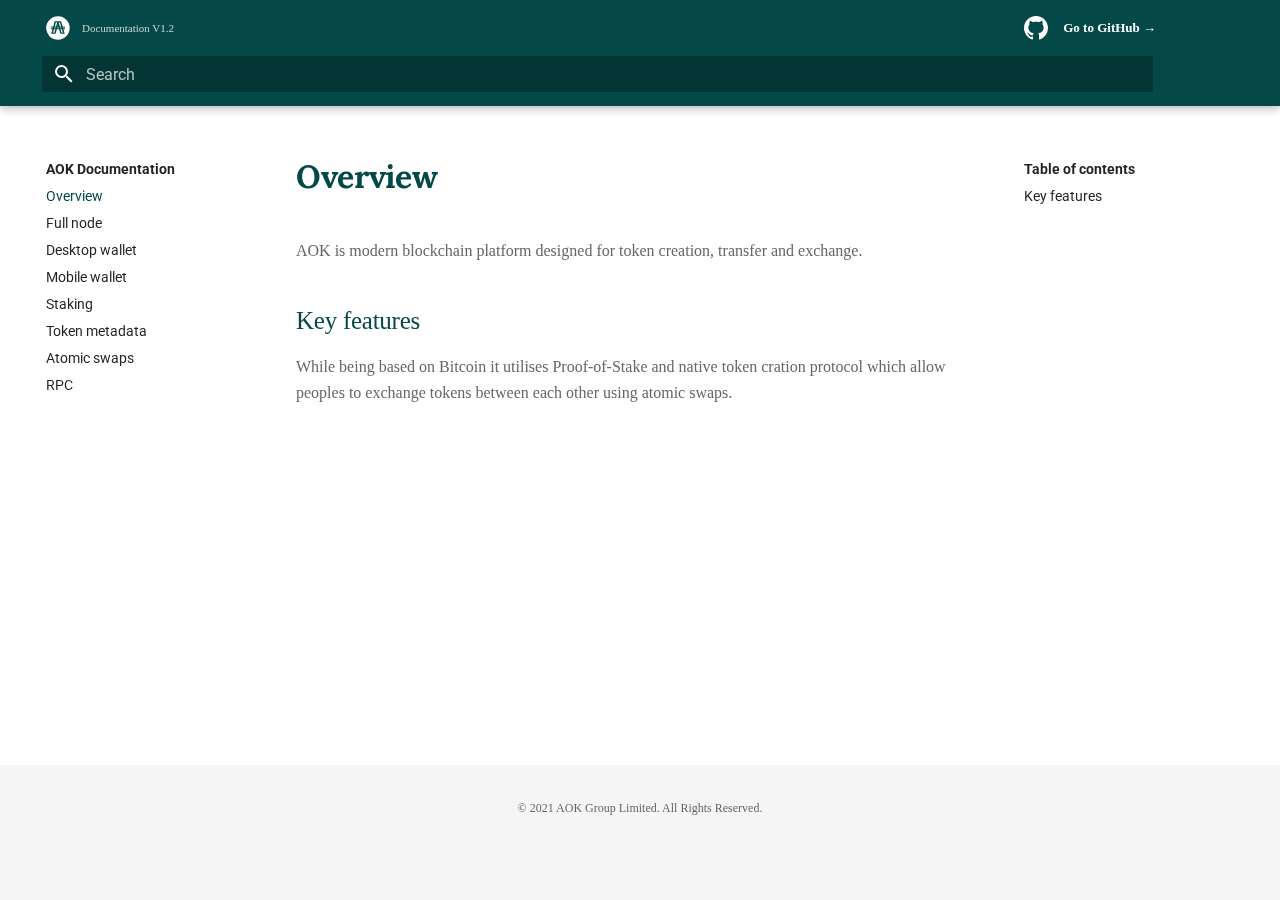
<file: site/index.html>
<!doctype html>
<html lang="en" class="no-js">
  <head>
    
      <meta charset="utf-8">
      <meta name="viewport" content="width=device-width,initial-scale=1">
      
      
      
      
      <link rel="shortcut icon" href="assets/images/favicon.png">
      <meta name="generator" content="mkdocs-1.1.2, mkdocs-material-6.1.6">
    
    
      
        <title>AOK Documentation</title>
      
    
    
      <link rel="stylesheet" href="assets/stylesheets/main.6910b76c.min.css">
      
        
        <link rel="stylesheet" href="assets/stylesheets/palette.196e0c26.min.css">
        
      
    
    
    
      
        
        <link href="https://fonts.gstatic.com" rel="preconnect" crossorigin>
        <link rel="stylesheet" href="https://fonts.googleapis.com/css?family=Roboto:300,400,400i,700%7CRoboto+Mono&display=fallback">
        <style>body,input{font-family:"Roboto",-apple-system,BlinkMacSystemFont,Helvetica,Arial,sans-serif}code,kbd,pre{font-family:"Roboto Mono",SFMono-Regular,Consolas,Menlo,monospace}</style>
      
    
    
    
      <link rel="stylesheet" href="assets/stylesheets/extra.css">
    
    
      
    
    
  </head>
  
  
    
    
    
    
    
    <body dir="ltr" data-md-color-scheme="default" data-md-color-primary="" data-md-color-accent="">
      
  
    <input class="md-toggle" data-md-toggle="drawer" type="checkbox" id="__drawer" autocomplete="off">
    <input class="md-toggle" data-md-toggle="search" type="checkbox" id="__search" autocomplete="off">
    <label class="md-overlay" for="__drawer"></label>
    <div data-md-component="skip">
      
        
        <a href="#overview" class="md-skip">
          Skip to content
        </a>
      
    </div>
    <div data-md-component="announce">
      
    </div>
    
      <header class="md-header" data-md-component="header">
  <nav class="md-header-nav md-grid" aria-label="Header" style="padding-top: .4em">
    <a href="/" title="AOK Docs" class="md-header-nav__button md-logo" aria-label="AOK Docs">


  <svg xmlns="http://www.w3.org/2000/svg" viewBox="0 0 37 37">
      <path fill="#fff" stroke="rgba(0,0,0,0)" stroke-miterlimit="10" d="M18 36A18 18 0 0 1 5.272 5.272a18 18 0 0 1 25.456 25.456A17.882 17.882 0 0 1 18 36zm-1.8-16.228h3.426l2.036 7.1h6.715l-2.025-7.1H28.8V18.2h-2.9l-.322-1.134H28.8v-1.548h-3.673l-2.283-7.994h-9.858L10.7 15.518H7.031v1.548h3.226L9.935 18.2h-2.9v1.572h2.441l-2.021 7.1h6.721l2.024-7.099zm9.34 5.544h-1.928l-1.586-5.544h1.929l1.586 5.543zm-13.322 0h-1.932l1.589-5.544H13.8l-1.586 5.543zM23.509 18.2h-1.941l-.322-1.134h1.932l.331 1.133zm-4.328 0h-2.523l.326-1.134h1.866l.331 1.133zm-4.919 0h-1.931l.322-1.134h1.929l-.32 1.134zm8.469-2.683h-1.92l-1.672-5.824h1.932l1.659 5.824zm-4.316 0h-.986l.487-1.725.5 1.724zm-3.388 0H13.1l1.66-5.825h1.932l-1.663 5.824z" transform="translate(-19.5 -29.5) translate(20 30)"/>
  </svg>
    </a>
    <label class="md-header-nav__button md-icon" for="__drawer">
        <svg xmlns="http://www.w3.org/2000/svg" width="36" height="36" viewBox="0 0 36 36">
            <g id="Mo_Menu_Icon_36px" transform="translate(-319 -32)">
                <g id="그룹_1236" transform="translate(324 32)">
                    <path id="사각형_7398" d="M0 0H26V2H0z" class="cls-2" transform="translate(0 10)"/>
                    <path id="사각형_7399" d="M0 0H18V2H0z" class="cls-2" transform="translate(8 17)"/>
                    <path id="사각형_7400" d="M0 0H26V2H0z" class="cls-2" transform="translate(0 24)"/>
                </g>
            </g>
        </svg>
    </label>
    <label class="md-header-nav__button md-icon" for="__search" style="right: 40px;">
        <svg xmlns="http://www.w3.org/2000/svg" viewBox="0 0 24 24">
            <path d="M9.5 3A6.5 6.5 0 0116 9.5c0 1.61-.59 3.09-1.56 4.23l.27.27h.79l5 5-1.5 1.5-5-5v-.79l-.27-.27A6.516 6.516 0 019.5 16 6.5 6.5 0 013 9.5 6.5 6.5 0 019.5 3m0 2C7 5 5 7 5 9.5S7 14 9.5 14 14 12 14 9.5 12 5 9.5 5z">
            </path>
        </svg>
    </label>
    <div class="md-header-nav__title" data-md-component="header-title">

        <div class="md-header-nav__ellipsis">
          <span class="md-header-nav__topic md-ellipsis">
            Documentation V1.2
          </span>
          <span class="md-header-nav__topic md-ellipsis">

              Overview

          </span>
        </div>

    </div>

    <div class="md-header-nav__source">
        <a href="https://github.com/AokChain" title="Go to repository" class="md-source">
            <div class="md-source__icon md-icon">
                <svg class="octicon octicon-mark-github v-align-middle" height="32" viewBox="0 0 16 16" version="1.1" width="32" aria-hidden="true"><path fill-rule="evenodd" d="M8 0C3.58 0 0 3.58 0 8c0 3.54 2.29 6.53 5.47 7.59.4.07.55-.17.55-.38 0-.19-.01-.82-.01-1.49-2.01.37-2.53-.49-2.69-.94-.09-.23-.48-.94-.82-1.13-.28-.15-.68-.52-.01-.53.63-.01 1.08.58 1.23.82.72 1.21 1.87.87 2.33.66.07-.52.28-.87.51-1.07-1.78-.2-3.64-.89-3.64-3.95 0-.87.31-1.59.82-2.15-.08-.2-.36-1.02.08-2.12 0 0 .67-.21 2.2.82.64-.18 1.32-.27 2-.27.68 0 1.36.09 2 .27 1.53-1.04 2.2-.82 2.2-.82.44 1.1.16 1.92.08 2.12.51.56.82 1.27.82 2.15 0 3.07-1.87 3.75-3.65 3.95.29.25.54.73.54 1.48 0 1.07-.01 1.93-.01 2.2 0 .21.15.46.55.38A8.013 8.013 0 0016 8c0-4.42-3.58-8-8-8z"></path></svg>
            </div>
            <div class="md-source__repository" data-md-state="done">
                Go to GitHub →
            </div>
        </a>
    </div>

  </nav>

  <nav class="md-header-nav md-grid">
      <div class="md-search" data-md-component="search" role="dialog">
        <label class="md-search__overlay" for="__search"></label>
        <div class="md-search__inner" role="search">
          <form class="md-search__form" name="search">
            <input type="text" class="md-search__input" name="query" aria-label="Search" placeholder="Search" autocapitalize="off" autocorrect="off" autocomplete="off" spellcheck="false" data-md-component="search-query" data-md-state="active" required>
            <label class="md-search__icon md-icon" for="__search">
              <svg xmlns="http://www.w3.org/2000/svg" viewBox="0 0 24 24"><path d="M9.5 3A6.5 6.5 0 0116 9.5c0 1.61-.59 3.09-1.56 4.23l.27.27h.79l5 5-1.5 1.5-5-5v-.79l-.27-.27A6.516 6.516 0 019.5 16 6.5 6.5 0 013 9.5 6.5 6.5 0 019.5 3m0 2C7 5 5 7 5 9.5S7 14 9.5 14 14 12 14 9.5 12 5 9.5 5z"/></svg>
              <svg xmlns="http://www.w3.org/2000/svg" viewBox="0 0 24 24"><path d="M20 11v2H8l5.5 5.5-1.42 1.42L4.16 12l7.92-7.92L13.5 5.5 8 11h12z"/></svg>
            </label>
            <button type="reset" class="md-search__icon md-icon" aria-label="Clear" data-md-component="search-reset" tabindex="-1">
              <svg xmlns="http://www.w3.org/2000/svg" viewBox="0 0 24 24"><path d="M19 6.41L17.59 5 12 10.59 6.41 5 5 6.41 10.59 12 5 17.59 6.41 19 12 13.41 17.59 19 19 17.59 13.41 12 19 6.41z"/></svg>
            </button>
          </form>
          <div class="md-search__output">
            <div class="md-search__scrollwrap" data-md-scrollfix>
              <div class="md-search-result" data-md-component="search-result">
                <div class="md-search-result__meta">
                  Initializing search
                </div>
                <ol class="md-search-result__list"></ol>
              </div>
            </div>
          </div>
        </div>
      </div>
  </nav>
</header>
    
    <div class="md-container" data-md-component="container">
      
      
        
      
      <main class="md-main" data-md-component="main">
        <div class="md-main__inner md-grid">
          
            
              <div class="md-sidebar md-sidebar--primary" data-md-component="navigation">
                <div class="md-sidebar__scrollwrap">
                  <div class="md-sidebar__inner">
                    

<nav class="md-nav md-nav--primary" aria-label="Navigation" data-md-level="0">
  <label class="md-nav__title" for="__drawer">
    <a href="." title="AOK Documentation" class="md-nav__button md-logo" aria-label="AOK Documentation">
      
  <img src="assets/logo.png" alt="logo">

    </a>
    AOK Documentation
  </label>
  
  <ul class="md-nav__list" data-md-scrollfix>
    
      
      
      

  


  <li class="md-nav__item md-nav__item--active">
    
    <input class="md-nav__toggle md-toggle" data-md-toggle="toc" type="checkbox" id="__toc">
    
      
    
    
      <label class="md-nav__link md-nav__link--active" for="__toc">
        Overview
        <span class="md-nav__icon md-icon"></span>
      </label>
    
    <a href="." class="md-nav__link md-nav__link--active">
      Overview
    </a>
    
      
<nav class="md-nav md-nav--secondary" aria-label="Table of contents">
  
  
    
  
  
    <label class="md-nav__title" for="__toc">
      <span class="md-nav__icon md-icon"></span>
      Table of contents
    </label>
    <ul class="md-nav__list" data-md-scrollfix>
      
        <li class="md-nav__item">
  <a href="#key-features" class="md-nav__link">
    Key features
  </a>
  
</li>
      
    </ul>
  
</nav>
    
  </li>

    
      
      
      


  <li class="md-nav__item">
    <a href="node/" class="md-nav__link">
      Full node
    </a>
  </li>

    
      
      
      


  <li class="md-nav__item">
    <a href="desktop/" class="md-nav__link">
      Desktop wallet
    </a>
  </li>

    
      
      
      


  <li class="md-nav__item">
    <a href="mobile/" class="md-nav__link">
      Mobile wallet
    </a>
  </li>

    
      
      
      


  <li class="md-nav__item">
    <a href="staking/" class="md-nav__link">
      Staking
    </a>
  </li>

    
      
      
      


  <li class="md-nav__item">
    <a href="metadata/" class="md-nav__link">
      Token metadata
    </a>
  </li>

    
      
      
      


  <li class="md-nav__item">
    <a href="atomic/" class="md-nav__link">
      Atomic swaps
    </a>
  </li>

    
      
      
      


  <li class="md-nav__item">
    <a href="rpc/" class="md-nav__link">
      RPC
    </a>
  </li>

    
  </ul>
</nav>
                  </div>
                </div>
              </div>
            
            
              <div class="md-sidebar md-sidebar--secondary" data-md-component="toc">
                <div class="md-sidebar__scrollwrap">
                  <div class="md-sidebar__inner">
                    
<nav class="md-nav md-nav--secondary" aria-label="Table of contents">
  
  
    
  
  
    <label class="md-nav__title" for="__toc">
      <span class="md-nav__icon md-icon"></span>
      Table of contents
    </label>
    <ul class="md-nav__list" data-md-scrollfix>
      
        <li class="md-nav__item">
  <a href="#key-features" class="md-nav__link">
    Key features
  </a>
  
</li>
      
    </ul>
  
</nav>
                  </div>
                </div>
              </div>
            
          
          <div class="md-content">
            <article class="md-content__inner md-typeset">
              
                
                
                <h1 id="overview">Overview</h1>
<p>AOK is modern blockchain platform designed for token creation, transfer and exchange.</p>
<h2 id="key-features">Key features</h2>
<p>While being based on Bitcoin it utilises Proof-of-Stake and native token cration protocol which allow peoples to exchange tokens between each other using atomic swaps.</p>
                
              
              
                


              
            </article>
          </div>
        </div>
      </main>
      
        
<footer>
    <p>© 2021 AOK Group Limited. All Rights Reserved.</p>
</footer>
      
    </div>
    
      <script src="assets/javascripts/vendor.fd16492e.min.js"></script>
      <script src="assets/javascripts/bundle.7836ba4d.min.js"></script><script id="__lang" type="application/json">{"clipboard.copy": "Copy to clipboard", "clipboard.copied": "Copied to clipboard", "search.config.lang": "en", "search.config.pipeline": "trimmer, stopWordFilter", "search.config.separator": "[\\s\\-]+", "search.placeholder": "Search", "search.result.placeholder": "Type to start searching", "search.result.none": "No matching documents", "search.result.one": "1 matching document", "search.result.other": "# matching documents", "search.result.more.one": "1 more on this page", "search.result.more.other": "# more on this page", "search.result.term.missing": "Missing"}</script>
      
      <script>
        app = initialize({
          base: ".",
          features: [],
          search: Object.assign({
            worker: "assets/javascripts/worker/search.4ac00218.min.js"
          }, typeof search !== "undefined" && search)
        })
      </script>
      
    
  </body>
</html>
</file>
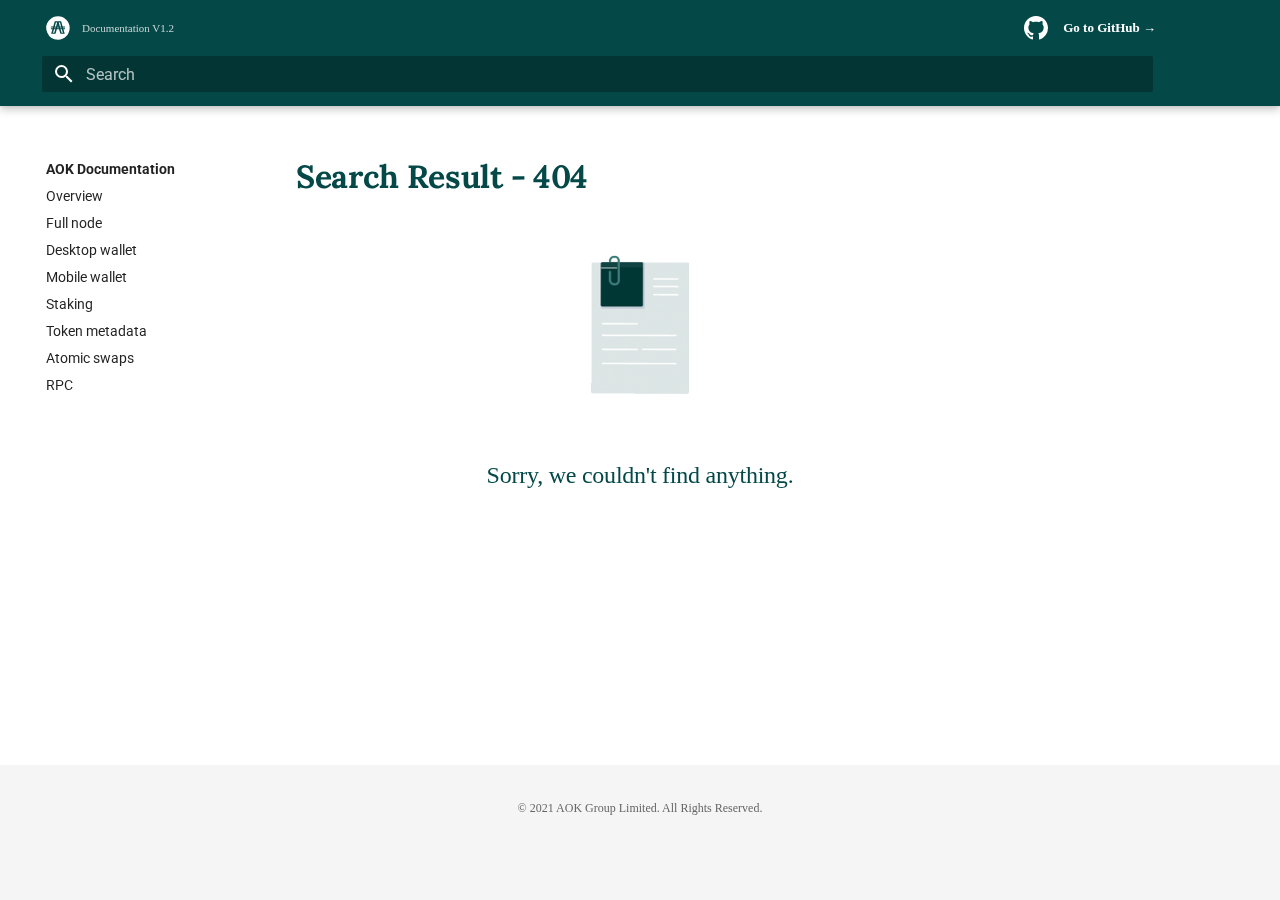
<file: site/404/index.html>
<!doctype html>
<html lang="en" class="no-js">
  <head>
    
      <meta charset="utf-8">
      <meta name="viewport" content="width=device-width,initial-scale=1">
      
      
      
      
      <link rel="shortcut icon" href="../assets/images/favicon.png">
      <meta name="generator" content="mkdocs-1.1.2, mkdocs-material-6.1.6">
    
    
      
        <title>Search Result - 404 - AOK Documentation</title>
      
    
    
      <link rel="stylesheet" href="../assets/stylesheets/main.6910b76c.min.css">
      
        
        <link rel="stylesheet" href="../assets/stylesheets/palette.196e0c26.min.css">
        
      
    
    
    
      
        
        <link href="https://fonts.gstatic.com" rel="preconnect" crossorigin>
        <link rel="stylesheet" href="https://fonts.googleapis.com/css?family=Roboto:300,400,400i,700%7CRoboto+Mono&display=fallback">
        <style>body,input{font-family:"Roboto",-apple-system,BlinkMacSystemFont,Helvetica,Arial,sans-serif}code,kbd,pre{font-family:"Roboto Mono",SFMono-Regular,Consolas,Menlo,monospace}</style>
      
    
    
    
      <link rel="stylesheet" href="../assets/stylesheets/extra.css">
    
    
      
    
    
  </head>
  
  
    
    
    
    
    
    <body dir="ltr" data-md-color-scheme="default" data-md-color-primary="" data-md-color-accent="">
      
  
    <input class="md-toggle" data-md-toggle="drawer" type="checkbox" id="__drawer" autocomplete="off">
    <input class="md-toggle" data-md-toggle="search" type="checkbox" id="__search" autocomplete="off">
    <label class="md-overlay" for="__drawer"></label>
    <div data-md-component="skip">
      
        
        <a href="#search-result-404" class="md-skip">
          Skip to content
        </a>
      
    </div>
    <div data-md-component="announce">
      
    </div>
    
      <header class="md-header" data-md-component="header">
  <nav class="md-header-nav md-grid" aria-label="Header" style="padding-top: .4em">
    <a href="/" title="AOK Docs" class="md-header-nav__button md-logo" aria-label="AOK Docs">


  <svg xmlns="http://www.w3.org/2000/svg" viewBox="0 0 37 37">
      <path fill="#fff" stroke="rgba(0,0,0,0)" stroke-miterlimit="10" d="M18 36A18 18 0 0 1 5.272 5.272a18 18 0 0 1 25.456 25.456A17.882 17.882 0 0 1 18 36zm-1.8-16.228h3.426l2.036 7.1h6.715l-2.025-7.1H28.8V18.2h-2.9l-.322-1.134H28.8v-1.548h-3.673l-2.283-7.994h-9.858L10.7 15.518H7.031v1.548h3.226L9.935 18.2h-2.9v1.572h2.441l-2.021 7.1h6.721l2.024-7.099zm9.34 5.544h-1.928l-1.586-5.544h1.929l1.586 5.543zm-13.322 0h-1.932l1.589-5.544H13.8l-1.586 5.543zM23.509 18.2h-1.941l-.322-1.134h1.932l.331 1.133zm-4.328 0h-2.523l.326-1.134h1.866l.331 1.133zm-4.919 0h-1.931l.322-1.134h1.929l-.32 1.134zm8.469-2.683h-1.92l-1.672-5.824h1.932l1.659 5.824zm-4.316 0h-.986l.487-1.725.5 1.724zm-3.388 0H13.1l1.66-5.825h1.932l-1.663 5.824z" transform="translate(-19.5 -29.5) translate(20 30)"/>
  </svg>
    </a>
    <label class="md-header-nav__button md-icon" for="__drawer">
        <svg xmlns="http://www.w3.org/2000/svg" width="36" height="36" viewBox="0 0 36 36">
            <g id="Mo_Menu_Icon_36px" transform="translate(-319 -32)">
                <g id="그룹_1236" transform="translate(324 32)">
                    <path id="사각형_7398" d="M0 0H26V2H0z" class="cls-2" transform="translate(0 10)"/>
                    <path id="사각형_7399" d="M0 0H18V2H0z" class="cls-2" transform="translate(8 17)"/>
                    <path id="사각형_7400" d="M0 0H26V2H0z" class="cls-2" transform="translate(0 24)"/>
                </g>
            </g>
        </svg>
    </label>
    <label class="md-header-nav__button md-icon" for="__search" style="right: 40px;">
        <svg xmlns="http://www.w3.org/2000/svg" viewBox="0 0 24 24">
            <path d="M9.5 3A6.5 6.5 0 0116 9.5c0 1.61-.59 3.09-1.56 4.23l.27.27h.79l5 5-1.5 1.5-5-5v-.79l-.27-.27A6.516 6.516 0 019.5 16 6.5 6.5 0 013 9.5 6.5 6.5 0 019.5 3m0 2C7 5 5 7 5 9.5S7 14 9.5 14 14 12 14 9.5 12 5 9.5 5z">
            </path>
        </svg>
    </label>
    <div class="md-header-nav__title" data-md-component="header-title">

        <div class="md-header-nav__ellipsis">
          <span class="md-header-nav__topic md-ellipsis">
            Documentation V1.2
          </span>
          <span class="md-header-nav__topic md-ellipsis">

              Search Result - 404

          </span>
        </div>

    </div>

    <div class="md-header-nav__source">
        <a href="https://github.com/AokChain" title="Go to repository" class="md-source">
            <div class="md-source__icon md-icon">
                <svg class="octicon octicon-mark-github v-align-middle" height="32" viewBox="0 0 16 16" version="1.1" width="32" aria-hidden="true"><path fill-rule="evenodd" d="M8 0C3.58 0 0 3.58 0 8c0 3.54 2.29 6.53 5.47 7.59.4.07.55-.17.55-.38 0-.19-.01-.82-.01-1.49-2.01.37-2.53-.49-2.69-.94-.09-.23-.48-.94-.82-1.13-.28-.15-.68-.52-.01-.53.63-.01 1.08.58 1.23.82.72 1.21 1.87.87 2.33.66.07-.52.28-.87.51-1.07-1.78-.2-3.64-.89-3.64-3.95 0-.87.31-1.59.82-2.15-.08-.2-.36-1.02.08-2.12 0 0 .67-.21 2.2.82.64-.18 1.32-.27 2-.27.68 0 1.36.09 2 .27 1.53-1.04 2.2-.82 2.2-.82.44 1.1.16 1.92.08 2.12.51.56.82 1.27.82 2.15 0 3.07-1.87 3.75-3.65 3.95.29.25.54.73.54 1.48 0 1.07-.01 1.93-.01 2.2 0 .21.15.46.55.38A8.013 8.013 0 0016 8c0-4.42-3.58-8-8-8z"></path></svg>
            </div>
            <div class="md-source__repository" data-md-state="done">
                Go to GitHub →
            </div>
        </a>
    </div>

  </nav>

  <nav class="md-header-nav md-grid">
      <div class="md-search" data-md-component="search" role="dialog">
        <label class="md-search__overlay" for="__search"></label>
        <div class="md-search__inner" role="search">
          <form class="md-search__form" name="search">
            <input type="text" class="md-search__input" name="query" aria-label="Search" placeholder="Search" autocapitalize="off" autocorrect="off" autocomplete="off" spellcheck="false" data-md-component="search-query" data-md-state="active" required>
            <label class="md-search__icon md-icon" for="__search">
              <svg xmlns="http://www.w3.org/2000/svg" viewBox="0 0 24 24"><path d="M9.5 3A6.5 6.5 0 0116 9.5c0 1.61-.59 3.09-1.56 4.23l.27.27h.79l5 5-1.5 1.5-5-5v-.79l-.27-.27A6.516 6.516 0 019.5 16 6.5 6.5 0 013 9.5 6.5 6.5 0 019.5 3m0 2C7 5 5 7 5 9.5S7 14 9.5 14 14 12 14 9.5 12 5 9.5 5z"/></svg>
              <svg xmlns="http://www.w3.org/2000/svg" viewBox="0 0 24 24"><path d="M20 11v2H8l5.5 5.5-1.42 1.42L4.16 12l7.92-7.92L13.5 5.5 8 11h12z"/></svg>
            </label>
            <button type="reset" class="md-search__icon md-icon" aria-label="Clear" data-md-component="search-reset" tabindex="-1">
              <svg xmlns="http://www.w3.org/2000/svg" viewBox="0 0 24 24"><path d="M19 6.41L17.59 5 12 10.59 6.41 5 5 6.41 10.59 12 5 17.59 6.41 19 12 13.41 17.59 19 19 17.59 13.41 12 19 6.41z"/></svg>
            </button>
          </form>
          <div class="md-search__output">
            <div class="md-search__scrollwrap" data-md-scrollfix>
              <div class="md-search-result" data-md-component="search-result">
                <div class="md-search-result__meta">
                  Initializing search
                </div>
                <ol class="md-search-result__list"></ol>
              </div>
            </div>
          </div>
        </div>
      </div>
  </nav>
</header>
    
    <div class="md-container" data-md-component="container">
      
      
        
      
      <main class="md-main" data-md-component="main">
        <div class="md-main__inner md-grid">
          
            
              <div class="md-sidebar md-sidebar--primary" data-md-component="navigation">
                <div class="md-sidebar__scrollwrap">
                  <div class="md-sidebar__inner">
                    

<nav class="md-nav md-nav--primary" aria-label="Navigation" data-md-level="0">
  <label class="md-nav__title" for="__drawer">
    <a href=".." title="AOK Documentation" class="md-nav__button md-logo" aria-label="AOK Documentation">
      
  <img src="../assets/logo.png" alt="logo">

    </a>
    AOK Documentation
  </label>
  
  <ul class="md-nav__list" data-md-scrollfix>
    
      
      
      


  <li class="md-nav__item">
    <a href=".." class="md-nav__link">
      Overview
    </a>
  </li>

    
      
      
      


  <li class="md-nav__item">
    <a href="../node/" class="md-nav__link">
      Full node
    </a>
  </li>

    
      
      
      


  <li class="md-nav__item">
    <a href="../desktop/" class="md-nav__link">
      Desktop wallet
    </a>
  </li>

    
      
      
      


  <li class="md-nav__item">
    <a href="../mobile/" class="md-nav__link">
      Mobile wallet
    </a>
  </li>

    
      
      
      


  <li class="md-nav__item">
    <a href="../staking/" class="md-nav__link">
      Staking
    </a>
  </li>

    
      
      
      


  <li class="md-nav__item">
    <a href="../metadata/" class="md-nav__link">
      Token metadata
    </a>
  </li>

    
      
      
      


  <li class="md-nav__item">
    <a href="../atomic/" class="md-nav__link">
      Atomic swaps
    </a>
  </li>

    
      
      
      


  <li class="md-nav__item">
    <a href="../rpc/" class="md-nav__link">
      RPC
    </a>
  </li>

    
  </ul>
</nav>
                  </div>
                </div>
              </div>
            
            
              <div class="md-sidebar md-sidebar--secondary" data-md-component="toc">
                <div class="md-sidebar__scrollwrap">
                  <div class="md-sidebar__inner">
                    
<nav class="md-nav md-nav--secondary" aria-label="Table of contents">
  
  
    
  
  
</nav>
                  </div>
                </div>
              </div>
            
          
          <div class="md-content">
            <article class="md-content__inner md-typeset">
              
                
                
                <h1 id="search-result-404">Search Result - 404</h1>
<p><img alt="Error" src="../assets/404.png" /></p>
<h3>Sorry, we couldn't find anything.</h3>
                
              
              
                


              
            </article>
          </div>
        </div>
      </main>
      
        
<footer>
    <p>© 2021 AOK Group Limited. All Rights Reserved.</p>
</footer>
      
    </div>
    
      <script src="../assets/javascripts/vendor.fd16492e.min.js"></script>
      <script src="../assets/javascripts/bundle.7836ba4d.min.js"></script><script id="__lang" type="application/json">{"clipboard.copy": "Copy to clipboard", "clipboard.copied": "Copied to clipboard", "search.config.lang": "en", "search.config.pipeline": "trimmer, stopWordFilter", "search.config.separator": "[\\s\\-]+", "search.placeholder": "Search", "search.result.placeholder": "Type to start searching", "search.result.none": "No matching documents", "search.result.one": "1 matching document", "search.result.other": "# matching documents", "search.result.more.one": "1 more on this page", "search.result.more.other": "# more on this page", "search.result.term.missing": "Missing"}</script>
      
      <script>
        app = initialize({
          base: "..",
          features: [],
          search: Object.assign({
            worker: "../assets/javascripts/worker/search.4ac00218.min.js"
          }, typeof search !== "undefined" && search)
        })
      </script>
      
    
  </body>
</html>
</file>
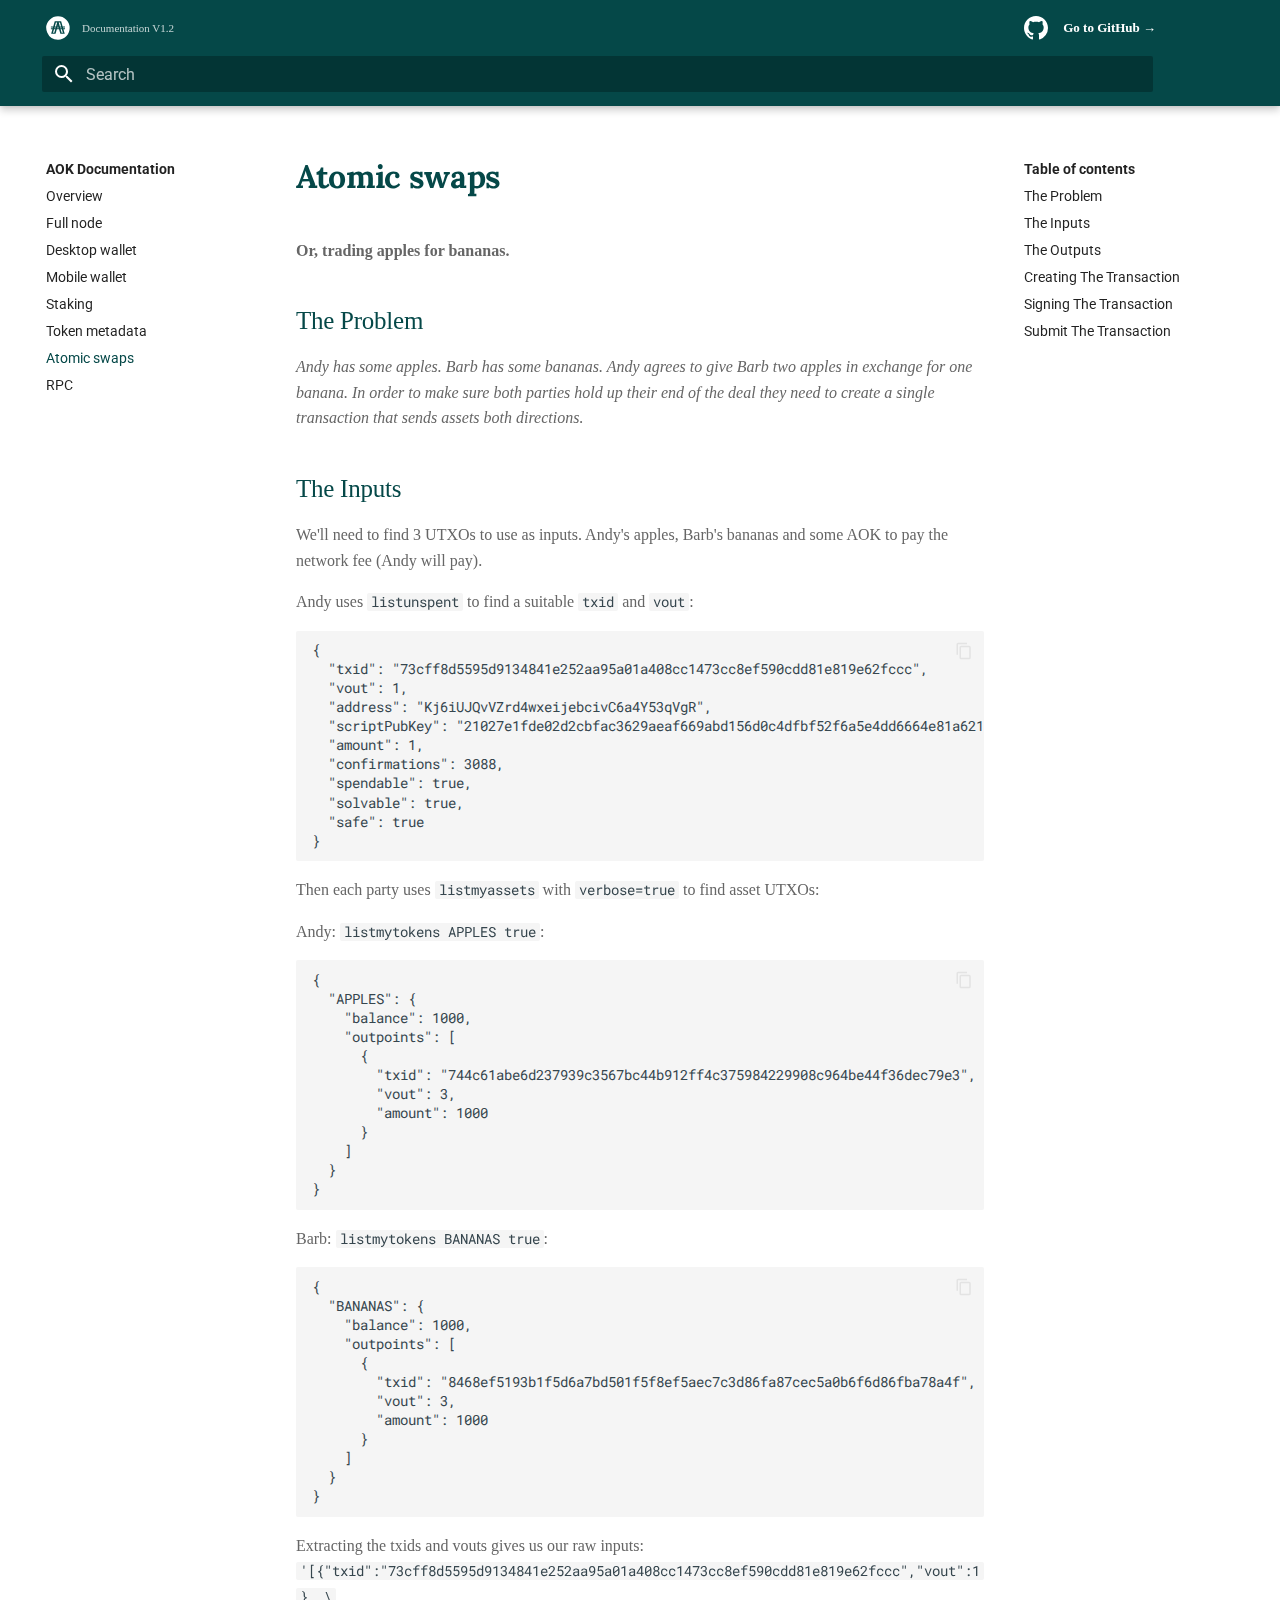
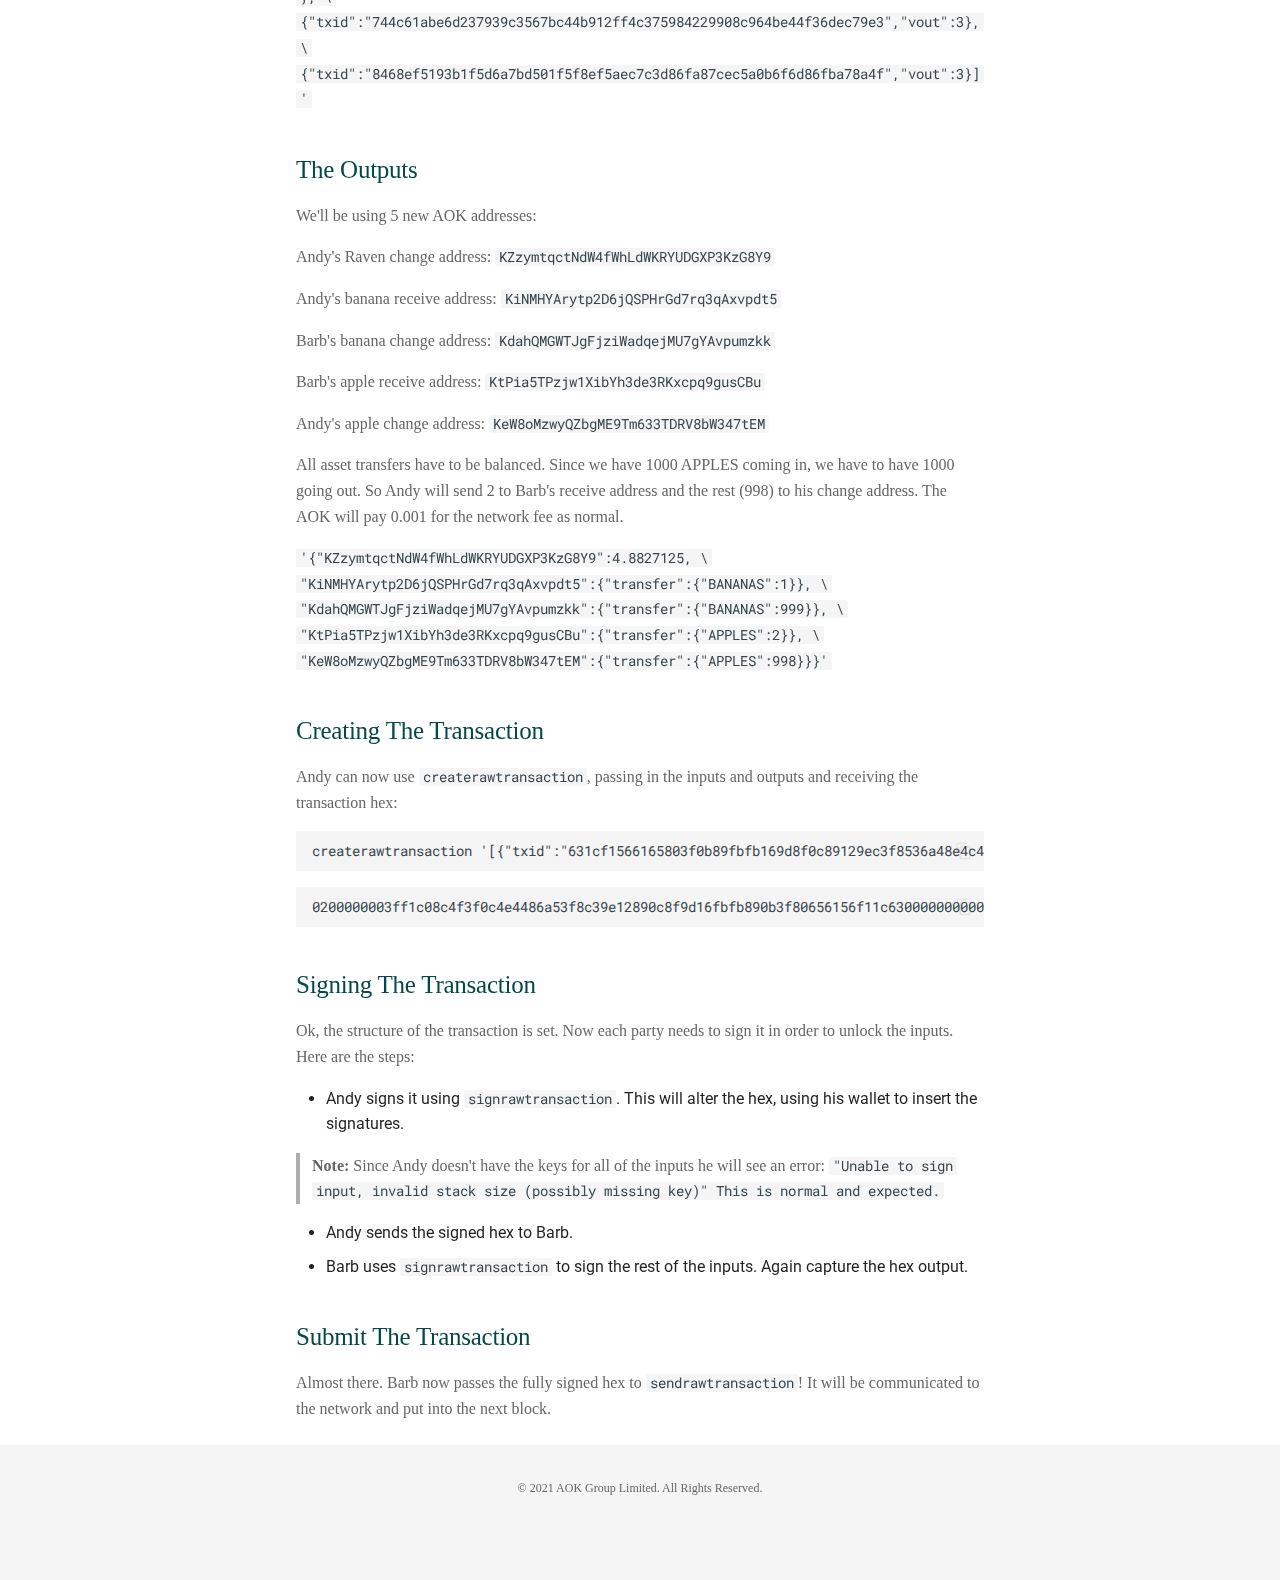
<file: site/atomic/index.html>
<!doctype html>
<html lang="en" class="no-js">
  <head>
    
      <meta charset="utf-8">
      <meta name="viewport" content="width=device-width,initial-scale=1">
      
      
      
      
      <link rel="shortcut icon" href="../assets/images/favicon.png">
      <meta name="generator" content="mkdocs-1.1.2, mkdocs-material-6.1.6">
    
    
      
        <title>Atomic swaps - AOK Documentation</title>
      
    
    
      <link rel="stylesheet" href="../assets/stylesheets/main.6910b76c.min.css">
      
        
        <link rel="stylesheet" href="../assets/stylesheets/palette.196e0c26.min.css">
        
      
    
    
    
      
        
        <link href="https://fonts.gstatic.com" rel="preconnect" crossorigin>
        <link rel="stylesheet" href="https://fonts.googleapis.com/css?family=Roboto:300,400,400i,700%7CRoboto+Mono&display=fallback">
        <style>body,input{font-family:"Roboto",-apple-system,BlinkMacSystemFont,Helvetica,Arial,sans-serif}code,kbd,pre{font-family:"Roboto Mono",SFMono-Regular,Consolas,Menlo,monospace}</style>
      
    
    
    
      <link rel="stylesheet" href="../assets/stylesheets/extra.css">
    
    
      
    
    
  </head>
  
  
    
    
    
    
    
    <body dir="ltr" data-md-color-scheme="default" data-md-color-primary="" data-md-color-accent="">
      
  
    <input class="md-toggle" data-md-toggle="drawer" type="checkbox" id="__drawer" autocomplete="off">
    <input class="md-toggle" data-md-toggle="search" type="checkbox" id="__search" autocomplete="off">
    <label class="md-overlay" for="__drawer"></label>
    <div data-md-component="skip">
      
        
        <a href="#atomic-swaps" class="md-skip">
          Skip to content
        </a>
      
    </div>
    <div data-md-component="announce">
      
    </div>
    
      <header class="md-header" data-md-component="header">
  <nav class="md-header-nav md-grid" aria-label="Header" style="padding-top: .4em">
    <a href="/" title="AOK Docs" class="md-header-nav__button md-logo" aria-label="AOK Docs">


  <svg xmlns="http://www.w3.org/2000/svg" viewBox="0 0 37 37">
      <path fill="#fff" stroke="rgba(0,0,0,0)" stroke-miterlimit="10" d="M18 36A18 18 0 0 1 5.272 5.272a18 18 0 0 1 25.456 25.456A17.882 17.882 0 0 1 18 36zm-1.8-16.228h3.426l2.036 7.1h6.715l-2.025-7.1H28.8V18.2h-2.9l-.322-1.134H28.8v-1.548h-3.673l-2.283-7.994h-9.858L10.7 15.518H7.031v1.548h3.226L9.935 18.2h-2.9v1.572h2.441l-2.021 7.1h6.721l2.024-7.099zm9.34 5.544h-1.928l-1.586-5.544h1.929l1.586 5.543zm-13.322 0h-1.932l1.589-5.544H13.8l-1.586 5.543zM23.509 18.2h-1.941l-.322-1.134h1.932l.331 1.133zm-4.328 0h-2.523l.326-1.134h1.866l.331 1.133zm-4.919 0h-1.931l.322-1.134h1.929l-.32 1.134zm8.469-2.683h-1.92l-1.672-5.824h1.932l1.659 5.824zm-4.316 0h-.986l.487-1.725.5 1.724zm-3.388 0H13.1l1.66-5.825h1.932l-1.663 5.824z" transform="translate(-19.5 -29.5) translate(20 30)"/>
  </svg>
    </a>
    <label class="md-header-nav__button md-icon" for="__drawer">
        <svg xmlns="http://www.w3.org/2000/svg" width="36" height="36" viewBox="0 0 36 36">
            <g id="Mo_Menu_Icon_36px" transform="translate(-319 -32)">
                <g id="그룹_1236" transform="translate(324 32)">
                    <path id="사각형_7398" d="M0 0H26V2H0z" class="cls-2" transform="translate(0 10)"/>
                    <path id="사각형_7399" d="M0 0H18V2H0z" class="cls-2" transform="translate(8 17)"/>
                    <path id="사각형_7400" d="M0 0H26V2H0z" class="cls-2" transform="translate(0 24)"/>
                </g>
            </g>
        </svg>
    </label>
    <label class="md-header-nav__button md-icon" for="__search" style="right: 40px;">
        <svg xmlns="http://www.w3.org/2000/svg" viewBox="0 0 24 24">
            <path d="M9.5 3A6.5 6.5 0 0116 9.5c0 1.61-.59 3.09-1.56 4.23l.27.27h.79l5 5-1.5 1.5-5-5v-.79l-.27-.27A6.516 6.516 0 019.5 16 6.5 6.5 0 013 9.5 6.5 6.5 0 019.5 3m0 2C7 5 5 7 5 9.5S7 14 9.5 14 14 12 14 9.5 12 5 9.5 5z">
            </path>
        </svg>
    </label>
    <div class="md-header-nav__title" data-md-component="header-title">

        <div class="md-header-nav__ellipsis">
          <span class="md-header-nav__topic md-ellipsis">
            Documentation V1.2
          </span>
          <span class="md-header-nav__topic md-ellipsis">

              Atomic swaps

          </span>
        </div>

    </div>

    <div class="md-header-nav__source">
        <a href="https://github.com/AokChain" title="Go to repository" class="md-source">
            <div class="md-source__icon md-icon">
                <svg class="octicon octicon-mark-github v-align-middle" height="32" viewBox="0 0 16 16" version="1.1" width="32" aria-hidden="true"><path fill-rule="evenodd" d="M8 0C3.58 0 0 3.58 0 8c0 3.54 2.29 6.53 5.47 7.59.4.07.55-.17.55-.38 0-.19-.01-.82-.01-1.49-2.01.37-2.53-.49-2.69-.94-.09-.23-.48-.94-.82-1.13-.28-.15-.68-.52-.01-.53.63-.01 1.08.58 1.23.82.72 1.21 1.87.87 2.33.66.07-.52.28-.87.51-1.07-1.78-.2-3.64-.89-3.64-3.95 0-.87.31-1.59.82-2.15-.08-.2-.36-1.02.08-2.12 0 0 .67-.21 2.2.82.64-.18 1.32-.27 2-.27.68 0 1.36.09 2 .27 1.53-1.04 2.2-.82 2.2-.82.44 1.1.16 1.92.08 2.12.51.56.82 1.27.82 2.15 0 3.07-1.87 3.75-3.65 3.95.29.25.54.73.54 1.48 0 1.07-.01 1.93-.01 2.2 0 .21.15.46.55.38A8.013 8.013 0 0016 8c0-4.42-3.58-8-8-8z"></path></svg>
            </div>
            <div class="md-source__repository" data-md-state="done">
                Go to GitHub →
            </div>
        </a>
    </div>

  </nav>

  <nav class="md-header-nav md-grid">
      <div class="md-search" data-md-component="search" role="dialog">
        <label class="md-search__overlay" for="__search"></label>
        <div class="md-search__inner" role="search">
          <form class="md-search__form" name="search">
            <input type="text" class="md-search__input" name="query" aria-label="Search" placeholder="Search" autocapitalize="off" autocorrect="off" autocomplete="off" spellcheck="false" data-md-component="search-query" data-md-state="active" required>
            <label class="md-search__icon md-icon" for="__search">
              <svg xmlns="http://www.w3.org/2000/svg" viewBox="0 0 24 24"><path d="M9.5 3A6.5 6.5 0 0116 9.5c0 1.61-.59 3.09-1.56 4.23l.27.27h.79l5 5-1.5 1.5-5-5v-.79l-.27-.27A6.516 6.516 0 019.5 16 6.5 6.5 0 013 9.5 6.5 6.5 0 019.5 3m0 2C7 5 5 7 5 9.5S7 14 9.5 14 14 12 14 9.5 12 5 9.5 5z"/></svg>
              <svg xmlns="http://www.w3.org/2000/svg" viewBox="0 0 24 24"><path d="M20 11v2H8l5.5 5.5-1.42 1.42L4.16 12l7.92-7.92L13.5 5.5 8 11h12z"/></svg>
            </label>
            <button type="reset" class="md-search__icon md-icon" aria-label="Clear" data-md-component="search-reset" tabindex="-1">
              <svg xmlns="http://www.w3.org/2000/svg" viewBox="0 0 24 24"><path d="M19 6.41L17.59 5 12 10.59 6.41 5 5 6.41 10.59 12 5 17.59 6.41 19 12 13.41 17.59 19 19 17.59 13.41 12 19 6.41z"/></svg>
            </button>
          </form>
          <div class="md-search__output">
            <div class="md-search__scrollwrap" data-md-scrollfix>
              <div class="md-search-result" data-md-component="search-result">
                <div class="md-search-result__meta">
                  Initializing search
                </div>
                <ol class="md-search-result__list"></ol>
              </div>
            </div>
          </div>
        </div>
      </div>
  </nav>
</header>
    
    <div class="md-container" data-md-component="container">
      
      
        
      
      <main class="md-main" data-md-component="main">
        <div class="md-main__inner md-grid">
          
            
              <div class="md-sidebar md-sidebar--primary" data-md-component="navigation">
                <div class="md-sidebar__scrollwrap">
                  <div class="md-sidebar__inner">
                    

<nav class="md-nav md-nav--primary" aria-label="Navigation" data-md-level="0">
  <label class="md-nav__title" for="__drawer">
    <a href=".." title="AOK Documentation" class="md-nav__button md-logo" aria-label="AOK Documentation">
      
  <img src="../assets/logo.png" alt="logo">

    </a>
    AOK Documentation
  </label>
  
  <ul class="md-nav__list" data-md-scrollfix>
    
      
      
      


  <li class="md-nav__item">
    <a href=".." class="md-nav__link">
      Overview
    </a>
  </li>

    
      
      
      


  <li class="md-nav__item">
    <a href="../node/" class="md-nav__link">
      Full node
    </a>
  </li>

    
      
      
      


  <li class="md-nav__item">
    <a href="../desktop/" class="md-nav__link">
      Desktop wallet
    </a>
  </li>

    
      
      
      


  <li class="md-nav__item">
    <a href="../mobile/" class="md-nav__link">
      Mobile wallet
    </a>
  </li>

    
      
      
      


  <li class="md-nav__item">
    <a href="../staking/" class="md-nav__link">
      Staking
    </a>
  </li>

    
      
      
      


  <li class="md-nav__item">
    <a href="../metadata/" class="md-nav__link">
      Token metadata
    </a>
  </li>

    
      
      
      

  


  <li class="md-nav__item md-nav__item--active">
    
    <input class="md-nav__toggle md-toggle" data-md-toggle="toc" type="checkbox" id="__toc">
    
      
    
    
      <label class="md-nav__link md-nav__link--active" for="__toc">
        Atomic swaps
        <span class="md-nav__icon md-icon"></span>
      </label>
    
    <a href="./" class="md-nav__link md-nav__link--active">
      Atomic swaps
    </a>
    
      
<nav class="md-nav md-nav--secondary" aria-label="Table of contents">
  
  
    
  
  
    <label class="md-nav__title" for="__toc">
      <span class="md-nav__icon md-icon"></span>
      Table of contents
    </label>
    <ul class="md-nav__list" data-md-scrollfix>
      
        <li class="md-nav__item">
  <a href="#the-problem" class="md-nav__link">
    The Problem
  </a>
  
</li>
      
        <li class="md-nav__item">
  <a href="#the-inputs" class="md-nav__link">
    The Inputs
  </a>
  
</li>
      
        <li class="md-nav__item">
  <a href="#the-outputs" class="md-nav__link">
    The Outputs
  </a>
  
</li>
      
        <li class="md-nav__item">
  <a href="#creating-the-transaction" class="md-nav__link">
    Creating The Transaction
  </a>
  
</li>
      
        <li class="md-nav__item">
  <a href="#signing-the-transaction" class="md-nav__link">
    Signing The Transaction
  </a>
  
</li>
      
        <li class="md-nav__item">
  <a href="#submit-the-transaction" class="md-nav__link">
    Submit The Transaction
  </a>
  
</li>
      
    </ul>
  
</nav>
    
  </li>

    
      
      
      


  <li class="md-nav__item">
    <a href="../rpc/" class="md-nav__link">
      RPC
    </a>
  </li>

    
  </ul>
</nav>
                  </div>
                </div>
              </div>
            
            
              <div class="md-sidebar md-sidebar--secondary" data-md-component="toc">
                <div class="md-sidebar__scrollwrap">
                  <div class="md-sidebar__inner">
                    
<nav class="md-nav md-nav--secondary" aria-label="Table of contents">
  
  
    
  
  
    <label class="md-nav__title" for="__toc">
      <span class="md-nav__icon md-icon"></span>
      Table of contents
    </label>
    <ul class="md-nav__list" data-md-scrollfix>
      
        <li class="md-nav__item">
  <a href="#the-problem" class="md-nav__link">
    The Problem
  </a>
  
</li>
      
        <li class="md-nav__item">
  <a href="#the-inputs" class="md-nav__link">
    The Inputs
  </a>
  
</li>
      
        <li class="md-nav__item">
  <a href="#the-outputs" class="md-nav__link">
    The Outputs
  </a>
  
</li>
      
        <li class="md-nav__item">
  <a href="#creating-the-transaction" class="md-nav__link">
    Creating The Transaction
  </a>
  
</li>
      
        <li class="md-nav__item">
  <a href="#signing-the-transaction" class="md-nav__link">
    Signing The Transaction
  </a>
  
</li>
      
        <li class="md-nav__item">
  <a href="#submit-the-transaction" class="md-nav__link">
    Submit The Transaction
  </a>
  
</li>
      
    </ul>
  
</nav>
                  </div>
                </div>
              </div>
            
          
          <div class="md-content">
            <article class="md-content__inner md-typeset">
              
                
                
                <h1 id="atomic-swaps">Atomic swaps</h1>
<p><strong>Or, trading apples for bananas.</strong></p>
<h2 id="the-problem">The Problem</h2>
<p><em>Andy has some apples.  Barb has some bananas.  Andy agrees to give Barb two apples in exchange for one banana.  In order to make sure both parties hold up their end of the deal they need to create a single transaction that sends assets both directions.</em></p>
<h2 id="the-inputs">The Inputs</h2>
<p>We'll need to find 3 UTXOs to use as inputs.  Andy's apples, Barb's bananas and some AOK to pay the network fee (Andy will pay).</p>
<p>Andy uses <code>listunspent</code> to find a suitable <code>txid</code> and <code>vout</code>:</p>
<pre><code>﻿{
  &quot;txid&quot;: &quot;73cff8d5595d9134841e252aa95a01a408cc1473cc8ef590cdd81e819e62fccc&quot;,
  &quot;vout&quot;: 1,
  &quot;address&quot;: &quot;Kj6iUJQvVZrd4wxeijebcivC6a4Y53qVgR&quot;,
  &quot;scriptPubKey&quot;: &quot;21027e1fde02d2cbfac3629aeaf669abd156d0c4dfbf52f6a5e4dd6664e81a621045ac&quot;,
  &quot;amount&quot;: 1,
  &quot;confirmations&quot;: 3088,
  &quot;spendable&quot;: true,
  &quot;solvable&quot;: true,
  &quot;safe&quot;: true
}
</code></pre>
<p>Then each party uses <code>listmyassets</code> with <code>verbose=true</code> to find asset UTXOs:</p>
<p>Andy:
<code>listmytokens APPLES true</code>:</p>
<pre><code>{
  &quot;APPLES&quot;: {
    &quot;balance&quot;: 1000,
    &quot;outpoints&quot;: [
      {
        &quot;txid&quot;: &quot;744c61abe6d237939c3567bc44b912ff4c375984229908c964be44f36dec79e3&quot;,
        &quot;vout&quot;: 3,
        &quot;amount&quot;: 1000
      }
    ]
  }
}
</code></pre>
<p>Barb:
<code>listmytokens BANANAS true</code>:</p>
<pre><code>{
  &quot;BANANAS&quot;: {
    &quot;balance&quot;: 1000,
    &quot;outpoints&quot;: [
      {
        &quot;txid&quot;: &quot;8468ef5193b1f5d6a7bd501f5f8ef5aec7c3d86fa87cec5a0b6f6d86fba78a4f&quot;,
        &quot;vout&quot;: 3,
        &quot;amount&quot;: 1000
      }
    ]
  }
}
</code></pre>
<p>Extracting the txids and vouts gives us our raw inputs:
<code>'[{"txid":"73cff8d5595d9134841e252aa95a01a408cc1473cc8ef590cdd81e819e62fccc","vout":1}, \
   {"txid":"744c61abe6d237939c3567bc44b912ff4c375984229908c964be44f36dec79e3","vout":3}, \
   {"txid":"8468ef5193b1f5d6a7bd501f5f8ef5aec7c3d86fa87cec5a0b6f6d86fba78a4f","vout":3}]'</code></p>
<h2 id="the-outputs">The Outputs</h2>
<p>We'll be using 5 new AOK addresses:</p>
<p>Andy's Raven change address:
<code>KZzymtqctNdW4fWhLdWKRYUDGXP3KzG8Y9</code></p>
<p>Andy's banana receive address:
<code>KiNMHYArytp2D6jQSPHrGd7rq3qAxvpdt5</code></p>
<p>Barb's banana change address:
<code>KdahQMGWTJgFjziWadqejMU7gYAvpumzkk</code></p>
<p>Barb's apple receive address:
<code>KtPia5TPzjw1XibYh3de3RKxcpq9gusCBu</code></p>
<p>Andy's apple change address:
<code>KeW8oMzwyQZbgME9Tm633TDRV8bW347tEM</code></p>
<p>All asset transfers have to be balanced.  Since we have 1000 APPLES coming in, we have to have 1000 going out.  So Andy will send 2 to Barb's receive address and the rest (998) to his change address.  The AOK will pay 0.001 for the network fee as normal.</p>
<p><code>'{"KZzymtqctNdW4fWhLdWKRYUDGXP3KzG8Y9":4.8827125, \
  "KiNMHYArytp2D6jQSPHrGd7rq3qAxvpdt5":{"transfer":{"BANANAS":1}}, \
  "KdahQMGWTJgFjziWadqejMU7gYAvpumzkk":{"transfer":{"BANANAS":999}}, \
  "KtPia5TPzjw1XibYh3de3RKxcpq9gusCBu":{"transfer":{"APPLES":2}}, \
  "KeW8oMzwyQZbgME9Tm633TDRV8bW347tEM":{"transfer":{"APPLES":998}}}'</code></p>
<h2 id="creating-the-transaction">Creating The Transaction</h2>
<p>Andy can now use <code>createrawtransaction</code>, passing in the inputs and outputs and receiving the transaction hex:</p>
<pre><code>createrawtransaction '[{&quot;txid&quot;:&quot;631cf1566165803f0b89fbfb169d8f0c89129ec3f8536a48e4c4f0f3c4081cff&quot;,&quot;vout&quot;:0},{&quot;txid&quot;:&quot;744c61abe6d237939c3567bc44b912ff4c375984229908c964be44f36dec79e3&quot;,&quot;vout&quot;:3},{&quot;txid&quot;:&quot;8468ef5193b1f5d6a7bd501f5f8ef5aec7c3d86fa87cec5a0b6f6d86fba78a4f&quot;,&quot;vout&quot;:3}]' '{&quot;KZzymtqctNdW4fWhLdWKRYUDGXP3KzG8Y9&quot;:4.8827125,&quot;KiNMHYArytp2D6jQSPHrGd7rq3qAxvpdt5&quot;:{&quot;transfer&quot;:{&quot;BANANAS&quot;:1}},&quot;KdahQMGWTJgFjziWadqejMU7gYAvpumzkk&quot;:{&quot;transfer&quot;:{&quot;BANANAS&quot;:999}},&quot;KtPia5TPzjw1XibYh3de3RKxcpq9gusCBu&quot;:{&quot;transfer&quot;:{&quot;APPLES&quot;:2}},&quot;KeW8oMzwyQZbgME9Tm633TDRV8bW347tEM&quot;:{&quot;transfer&quot;:{&quot;APPLES&quot;:998}}}'
</code></pre>
<pre><code>[base64]
</code></pre>
<h2 id="signing-the-transaction">Signing The Transaction</h2>
<p>Ok, the structure of the transaction is set.  Now each party needs to sign it in order to unlock the inputs.  Here are the steps:</p>
<ul>
<li>Andy signs it using <code>signrawtransaction</code>.  This will alter the hex, using his wallet to insert the signatures.</li>
</ul>
<blockquote>
<p><strong>Note:</strong> Since Andy doesn't have the keys for all of the inputs he will see an error: <code>"Unable to sign input, invalid stack size (possibly missing key)" This is normal and expected.</code></p>
</blockquote>
<ul>
<li>Andy sends the signed hex to Barb.</li>
<li>Barb uses <code>signrawtransaction</code> to sign the rest of the inputs.  Again capture the hex output.</li>
</ul>
<h2 id="submit-the-transaction">Submit The Transaction</h2>
<p>Almost there.  Barb now passes the fully signed hex to <code>sendrawtransaction</code>!  It will be communicated to the network and put into the next block.</p>
                
              
              
                


              
            </article>
          </div>
        </div>
      </main>
      
        
<footer>
    <p>© 2021 AOK Group Limited. All Rights Reserved.</p>
</footer>
      
    </div>
    
      <script src="../assets/javascripts/vendor.fd16492e.min.js"></script>
      <script src="../assets/javascripts/bundle.7836ba4d.min.js"></script><script id="__lang" type="application/json">{"clipboard.copy": "Copy to clipboard", "clipboard.copied": "Copied to clipboard", "search.config.lang": "en", "search.config.pipeline": "trimmer, stopWordFilter", "search.config.separator": "[\\s\\-]+", "search.placeholder": "Search", "search.result.placeholder": "Type to start searching", "search.result.none": "No matching documents", "search.result.one": "1 matching document", "search.result.other": "# matching documents", "search.result.more.one": "1 more on this page", "search.result.more.other": "# more on this page", "search.result.term.missing": "Missing"}</script>
      
      <script>
        app = initialize({
          base: "..",
          features: [],
          search: Object.assign({
            worker: "../assets/javascripts/worker/search.4ac00218.min.js"
          }, typeof search !== "undefined" && search)
        })
      </script>
      
    
  </body>
</html>
</file>
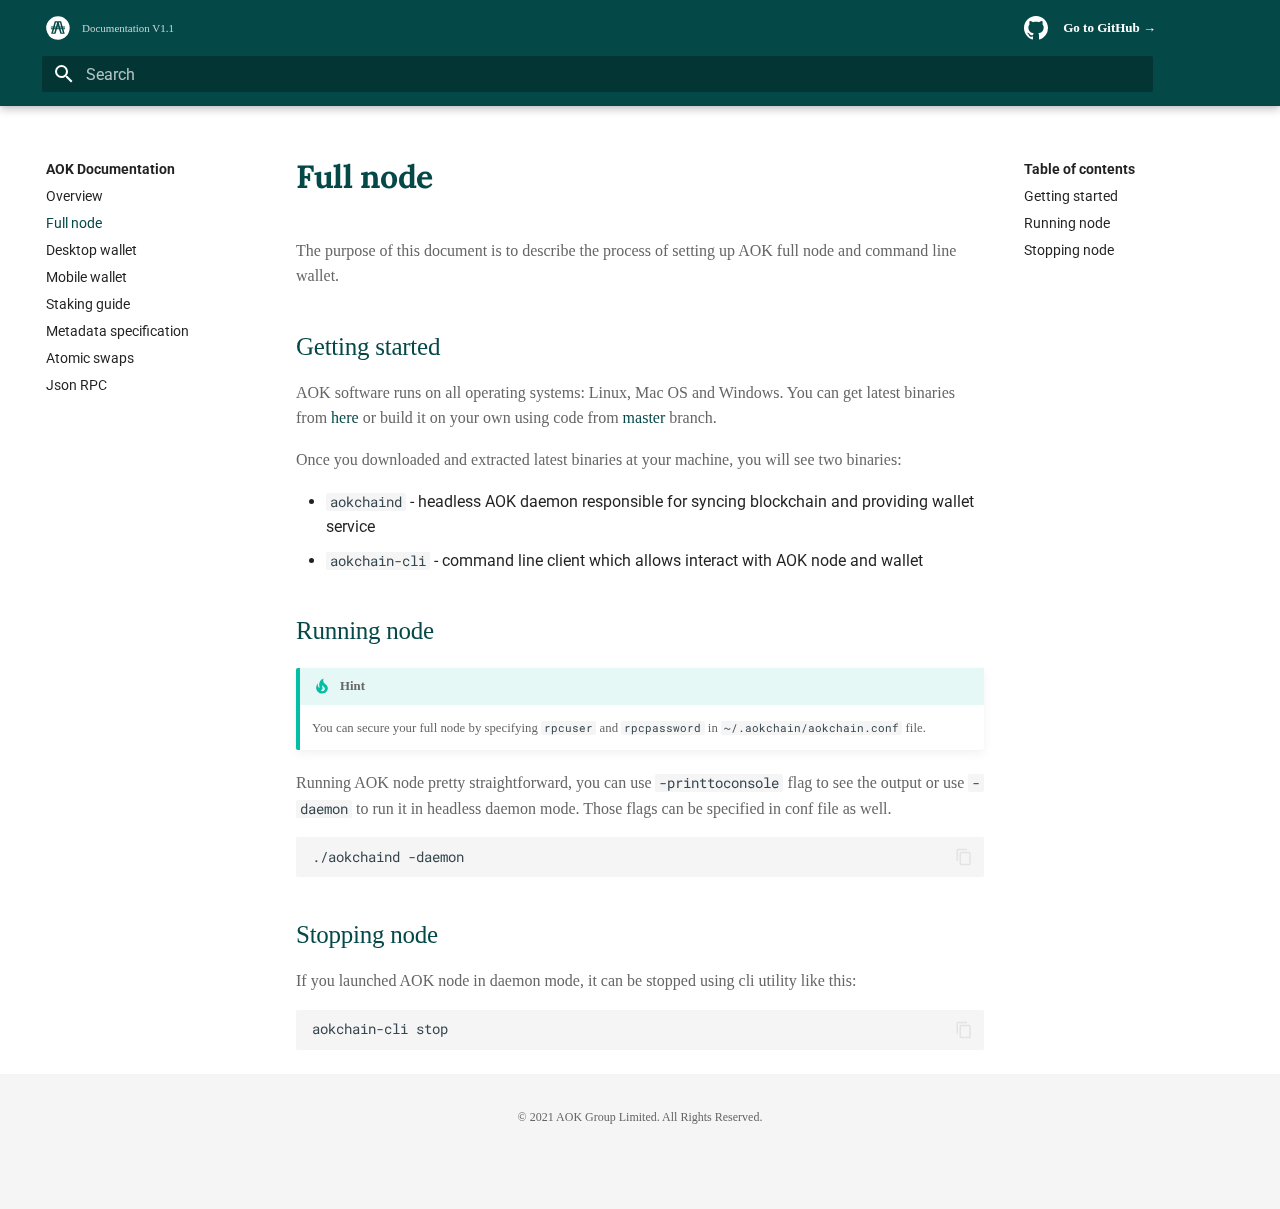
<file: site/daemon/index.html>
<!doctype html>
<html lang="en" class="no-js">
  <head>
    
      <meta charset="utf-8">
      <meta name="viewport" content="width=device-width,initial-scale=1">
      
      
      
      
      <link rel="shortcut icon" href="../assets/images/favicon.png">
      <meta name="generator" content="mkdocs-1.1.2, mkdocs-material-6.1.6">
    
    
      
        <title>Full node - AOK Documentation</title>
      
    
    
      <link rel="stylesheet" href="../assets/stylesheets/main.6910b76c.min.css">
      
        
        <link rel="stylesheet" href="../assets/stylesheets/palette.196e0c26.min.css">
        
      
    
    
    
      
        
        <link href="https://fonts.gstatic.com" rel="preconnect" crossorigin>
        <link rel="stylesheet" href="https://fonts.googleapis.com/css?family=Roboto:300,400,400i,700%7CRoboto+Mono&display=fallback">
        <style>body,input{font-family:"Roboto",-apple-system,BlinkMacSystemFont,Helvetica,Arial,sans-serif}code,kbd,pre{font-family:"Roboto Mono",SFMono-Regular,Consolas,Menlo,monospace}</style>
      
    
    
    
      <link rel="stylesheet" href="../assets/stylesheets/extra.css">
    
    
      
    
    
  </head>
  
  
    
    
    
    
    
    <body dir="ltr" data-md-color-scheme="default" data-md-color-primary="" data-md-color-accent="">
      
  
    <input class="md-toggle" data-md-toggle="drawer" type="checkbox" id="__drawer" autocomplete="off">
    <input class="md-toggle" data-md-toggle="search" type="checkbox" id="__search" autocomplete="off">
    <label class="md-overlay" for="__drawer"></label>
    <div data-md-component="skip">
      
        
        <a href="#full-node" class="md-skip">
          Skip to content
        </a>
      
    </div>
    <div data-md-component="announce">
      
    </div>
    
      <header class="md-header" data-md-component="header">
  <nav class="md-header-nav md-grid" aria-label="Header" style="padding-top: .4em">
    <a href="/" title="AOK Docs" class="md-header-nav__button md-logo" aria-label="AOK Docs">


  <svg xmlns="http://www.w3.org/2000/svg" viewBox="0 0 37 37">
      <path fill="#fff" stroke="rgba(0,0,0,0)" stroke-miterlimit="10" d="M18 36A18 18 0 0 1 5.272 5.272a18 18 0 0 1 25.456 25.456A17.882 17.882 0 0 1 18 36zm-1.8-16.228h3.426l2.036 7.1h6.715l-2.025-7.1H28.8V18.2h-2.9l-.322-1.134H28.8v-1.548h-3.673l-2.283-7.994h-9.858L10.7 15.518H7.031v1.548h3.226L9.935 18.2h-2.9v1.572h2.441l-2.021 7.1h6.721l2.024-7.099zm9.34 5.544h-1.928l-1.586-5.544h1.929l1.586 5.543zm-13.322 0h-1.932l1.589-5.544H13.8l-1.586 5.543zM23.509 18.2h-1.941l-.322-1.134h1.932l.331 1.133zm-4.328 0h-2.523l.326-1.134h1.866l.331 1.133zm-4.919 0h-1.931l.322-1.134h1.929l-.32 1.134zm8.469-2.683h-1.92l-1.672-5.824h1.932l1.659 5.824zm-4.316 0h-.986l.487-1.725.5 1.724zm-3.388 0H13.1l1.66-5.825h1.932l-1.663 5.824z" transform="translate(-19.5 -29.5) translate(20 30)"/>
  </svg>
    </a>
    <label class="md-header-nav__button md-icon" for="__drawer">
        <svg xmlns="http://www.w3.org/2000/svg" width="36" height="36" viewBox="0 0 36 36">
            <g id="Mo_Menu_Icon_36px" transform="translate(-319 -32)">
                <g id="그룹_1236" transform="translate(324 32)">
                    <path id="사각형_7398" d="M0 0H26V2H0z" class="cls-2" transform="translate(0 10)"/>
                    <path id="사각형_7399" d="M0 0H18V2H0z" class="cls-2" transform="translate(8 17)"/>
                    <path id="사각형_7400" d="M0 0H26V2H0z" class="cls-2" transform="translate(0 24)"/>
                </g>
            </g>
        </svg>
    </label>
    <label class="md-header-nav__button md-icon" for="__search" style="right: 40px;">
        <svg xmlns="http://www.w3.org/2000/svg" viewBox="0 0 24 24">
            <path d="M9.5 3A6.5 6.5 0 0116 9.5c0 1.61-.59 3.09-1.56 4.23l.27.27h.79l5 5-1.5 1.5-5-5v-.79l-.27-.27A6.516 6.516 0 019.5 16 6.5 6.5 0 013 9.5 6.5 6.5 0 019.5 3m0 2C7 5 5 7 5 9.5S7 14 9.5 14 14 12 14 9.5 12 5 9.5 5z">
            </path>
        </svg>
    </label>
    <div class="md-header-nav__title" data-md-component="header-title">

        <div class="md-header-nav__ellipsis">
          <span class="md-header-nav__topic md-ellipsis">
            Documentation V1.1
          </span>
          <span class="md-header-nav__topic md-ellipsis">

              Full node

          </span>
        </div>

    </div>

    <div class="md-header-nav__source">
        <a href="https://github.com/AokChain" title="Go to repository" class="md-source">
            <div class="md-source__icon md-icon">
                <svg class="octicon octicon-mark-github v-align-middle" height="32" viewBox="0 0 16 16" version="1.1" width="32" aria-hidden="true"><path fill-rule="evenodd" d="M8 0C3.58 0 0 3.58 0 8c0 3.54 2.29 6.53 5.47 7.59.4.07.55-.17.55-.38 0-.19-.01-.82-.01-1.49-2.01.37-2.53-.49-2.69-.94-.09-.23-.48-.94-.82-1.13-.28-.15-.68-.52-.01-.53.63-.01 1.08.58 1.23.82.72 1.21 1.87.87 2.33.66.07-.52.28-.87.51-1.07-1.78-.2-3.64-.89-3.64-3.95 0-.87.31-1.59.82-2.15-.08-.2-.36-1.02.08-2.12 0 0 .67-.21 2.2.82.64-.18 1.32-.27 2-.27.68 0 1.36.09 2 .27 1.53-1.04 2.2-.82 2.2-.82.44 1.1.16 1.92.08 2.12.51.56.82 1.27.82 2.15 0 3.07-1.87 3.75-3.65 3.95.29.25.54.73.54 1.48 0 1.07-.01 1.93-.01 2.2 0 .21.15.46.55.38A8.013 8.013 0 0016 8c0-4.42-3.58-8-8-8z"></path></svg>
            </div>
            <div class="md-source__repository" data-md-state="done">
                Go to GitHub →
            </div>
        </a>
    </div>

  </nav>

  <nav class="md-header-nav md-grid">
      <div class="md-search" data-md-component="search" role="dialog">
        <label class="md-search__overlay" for="__search"></label>
        <div class="md-search__inner" role="search">
          <form class="md-search__form" name="search">
            <input type="text" class="md-search__input" name="query" aria-label="Search" placeholder="Search" autocapitalize="off" autocorrect="off" autocomplete="off" spellcheck="false" data-md-component="search-query" data-md-state="active" required>
            <label class="md-search__icon md-icon" for="__search">
              <svg xmlns="http://www.w3.org/2000/svg" viewBox="0 0 24 24"><path d="M9.5 3A6.5 6.5 0 0116 9.5c0 1.61-.59 3.09-1.56 4.23l.27.27h.79l5 5-1.5 1.5-5-5v-.79l-.27-.27A6.516 6.516 0 019.5 16 6.5 6.5 0 013 9.5 6.5 6.5 0 019.5 3m0 2C7 5 5 7 5 9.5S7 14 9.5 14 14 12 14 9.5 12 5 9.5 5z"/></svg>
              <svg xmlns="http://www.w3.org/2000/svg" viewBox="0 0 24 24"><path d="M20 11v2H8l5.5 5.5-1.42 1.42L4.16 12l7.92-7.92L13.5 5.5 8 11h12z"/></svg>
            </label>
            <button type="reset" class="md-search__icon md-icon" aria-label="Clear" data-md-component="search-reset" tabindex="-1">
              <svg xmlns="http://www.w3.org/2000/svg" viewBox="0 0 24 24"><path d="M19 6.41L17.59 5 12 10.59 6.41 5 5 6.41 10.59 12 5 17.59 6.41 19 12 13.41 17.59 19 19 17.59 13.41 12 19 6.41z"/></svg>
            </button>
          </form>
          <div class="md-search__output">
            <div class="md-search__scrollwrap" data-md-scrollfix>
              <div class="md-search-result" data-md-component="search-result">
                <div class="md-search-result__meta">
                  Initializing search
                </div>
                <ol class="md-search-result__list"></ol>
              </div>
            </div>
          </div>
        </div>
      </div>
  </nav>
</header>
    
    <div class="md-container" data-md-component="container">
      
      
        
      
      <main class="md-main" data-md-component="main">
        <div class="md-main__inner md-grid">
          
            
              <div class="md-sidebar md-sidebar--primary" data-md-component="navigation">
                <div class="md-sidebar__scrollwrap">
                  <div class="md-sidebar__inner">
                    

<nav class="md-nav md-nav--primary" aria-label="Navigation" data-md-level="0">
  <label class="md-nav__title" for="__drawer">
    <a href=".." title="AOK Documentation" class="md-nav__button md-logo" aria-label="AOK Documentation">
      
  <img src="../assets/logo.png" alt="logo">

    </a>
    AOK Documentation
  </label>
  
  <ul class="md-nav__list" data-md-scrollfix>
    
      
      
      


  <li class="md-nav__item">
    <a href=".." class="md-nav__link">
      Overview
    </a>
  </li>

    
      
      
      

  


  <li class="md-nav__item md-nav__item--active">
    
    <input class="md-nav__toggle md-toggle" data-md-toggle="toc" type="checkbox" id="__toc">
    
      
    
    
      <label class="md-nav__link md-nav__link--active" for="__toc">
        Full node
        <span class="md-nav__icon md-icon"></span>
      </label>
    
    <a href="./" class="md-nav__link md-nav__link--active">
      Full node
    </a>
    
      
<nav class="md-nav md-nav--secondary" aria-label="Table of contents">
  
  
    
  
  
    <label class="md-nav__title" for="__toc">
      <span class="md-nav__icon md-icon"></span>
      Table of contents
    </label>
    <ul class="md-nav__list" data-md-scrollfix>
      
        <li class="md-nav__item">
  <a href="#getting-started" class="md-nav__link">
    Getting started
  </a>
  
</li>
      
        <li class="md-nav__item">
  <a href="#running-node" class="md-nav__link">
    Running node
  </a>
  
</li>
      
        <li class="md-nav__item">
  <a href="#stopping-node" class="md-nav__link">
    Stopping node
  </a>
  
</li>
      
    </ul>
  
</nav>
    
  </li>

    
      
      
      


  <li class="md-nav__item">
    <a href="../desktop/" class="md-nav__link">
      Desktop wallet
    </a>
  </li>

    
      
      
      


  <li class="md-nav__item">
    <a href="../mobile/" class="md-nav__link">
      Mobile wallet
    </a>
  </li>

    
      
      
      


  <li class="md-nav__item">
    <a href="../staking/" class="md-nav__link">
      Staking guide
    </a>
  </li>

    
      
      
      


  <li class="md-nav__item">
    <a href="../metadata/" class="md-nav__link">
      Metadata specification
    </a>
  </li>

    
      
      
      


  <li class="md-nav__item">
    <a href="../atomic/" class="md-nav__link">
      Atomic swaps
    </a>
  </li>

    
      
      
      


  <li class="md-nav__item">
    <a href="../rpc/" class="md-nav__link">
      Json RPC
    </a>
  </li>

    
  </ul>
</nav>
                  </div>
                </div>
              </div>
            
            
              <div class="md-sidebar md-sidebar--secondary" data-md-component="toc">
                <div class="md-sidebar__scrollwrap">
                  <div class="md-sidebar__inner">
                    
<nav class="md-nav md-nav--secondary" aria-label="Table of contents">
  
  
    
  
  
    <label class="md-nav__title" for="__toc">
      <span class="md-nav__icon md-icon"></span>
      Table of contents
    </label>
    <ul class="md-nav__list" data-md-scrollfix>
      
        <li class="md-nav__item">
  <a href="#getting-started" class="md-nav__link">
    Getting started
  </a>
  
</li>
      
        <li class="md-nav__item">
  <a href="#running-node" class="md-nav__link">
    Running node
  </a>
  
</li>
      
        <li class="md-nav__item">
  <a href="#stopping-node" class="md-nav__link">
    Stopping node
  </a>
  
</li>
      
    </ul>
  
</nav>
                  </div>
                </div>
              </div>
            
          
          <div class="md-content">
            <article class="md-content__inner md-typeset">
              
                
                
                <h1 id="full-node">Full node</h1>
<p>The purpose of this document is to describe the process of setting up AOK full node and command line wallet.</p>
<h2 id="getting-started">Getting started</h2>
<p>AOK software runs on all operating systems: Linux, Mac OS and Windows. You can get latest binaries from <a href="github.com/AokChain/AokChain/releases/latest">here</a> or build it on your own using code from <a href="https://github.com/AokChain/AokChain/tree/master">master</a> branch.</p>
<p>Once you downloaded and extracted latest binaries at your machine, you will see two binaries:</p>
<ul>
<li><code>aokchaind</code> - headless AOK daemon responsible for syncing blockchain and providing wallet service</li>
<li><code>aokchain-cli</code> - command line client which allows interact with AOK node and wallet</li>
</ul>
<h2 id="running-node">Running node</h2>
<div class="admonition hint">
<p class="admonition-title">Hint</p>
<p>You can secure your full node by specifying <code>rpcuser</code> and <code>rpcpassword</code> in <code>~/.aokchain/aokchain.conf</code> file.</p>
</div>
<p>Running AOK node pretty straightforward, you can use <code>-printtoconsole</code> flag to see the output or use <code>-daemon</code> to run it in headless daemon mode. Those flags can be specified in conf file as well.</p>
<pre><code>./aokchaind -daemon
</code></pre>
<h2 id="stopping-node">Stopping node</h2>
<p>If you launched AOK node in daemon mode, it can be stopped using cli utility like this:</p>
<pre><code>aokchain-cli stop
</code></pre>
                
              
              
                


              
            </article>
          </div>
        </div>
      </main>
      
        
<footer>
    <p>© 2021 AOK Group Limited. All Rights Reserved.</p>
</footer>
      
    </div>
    
      <script src="../assets/javascripts/vendor.fd16492e.min.js"></script>
      <script src="../assets/javascripts/bundle.7836ba4d.min.js"></script><script id="__lang" type="application/json">{"clipboard.copy": "Copy to clipboard", "clipboard.copied": "Copied to clipboard", "search.config.lang": "en", "search.config.pipeline": "trimmer, stopWordFilter", "search.config.separator": "[\\s\\-]+", "search.placeholder": "Search", "search.result.placeholder": "Type to start searching", "search.result.none": "No matching documents", "search.result.one": "1 matching document", "search.result.other": "# matching documents", "search.result.more.one": "1 more on this page", "search.result.more.other": "# more on this page", "search.result.term.missing": "Missing"}</script>
      
      <script>
        app = initialize({
          base: "..",
          features: [],
          search: Object.assign({
            worker: "../assets/javascripts/worker/search.4ac00218.min.js"
          }, typeof search !== "undefined" && search)
        })
      </script>
      
    
  </body>
</html>
</file>
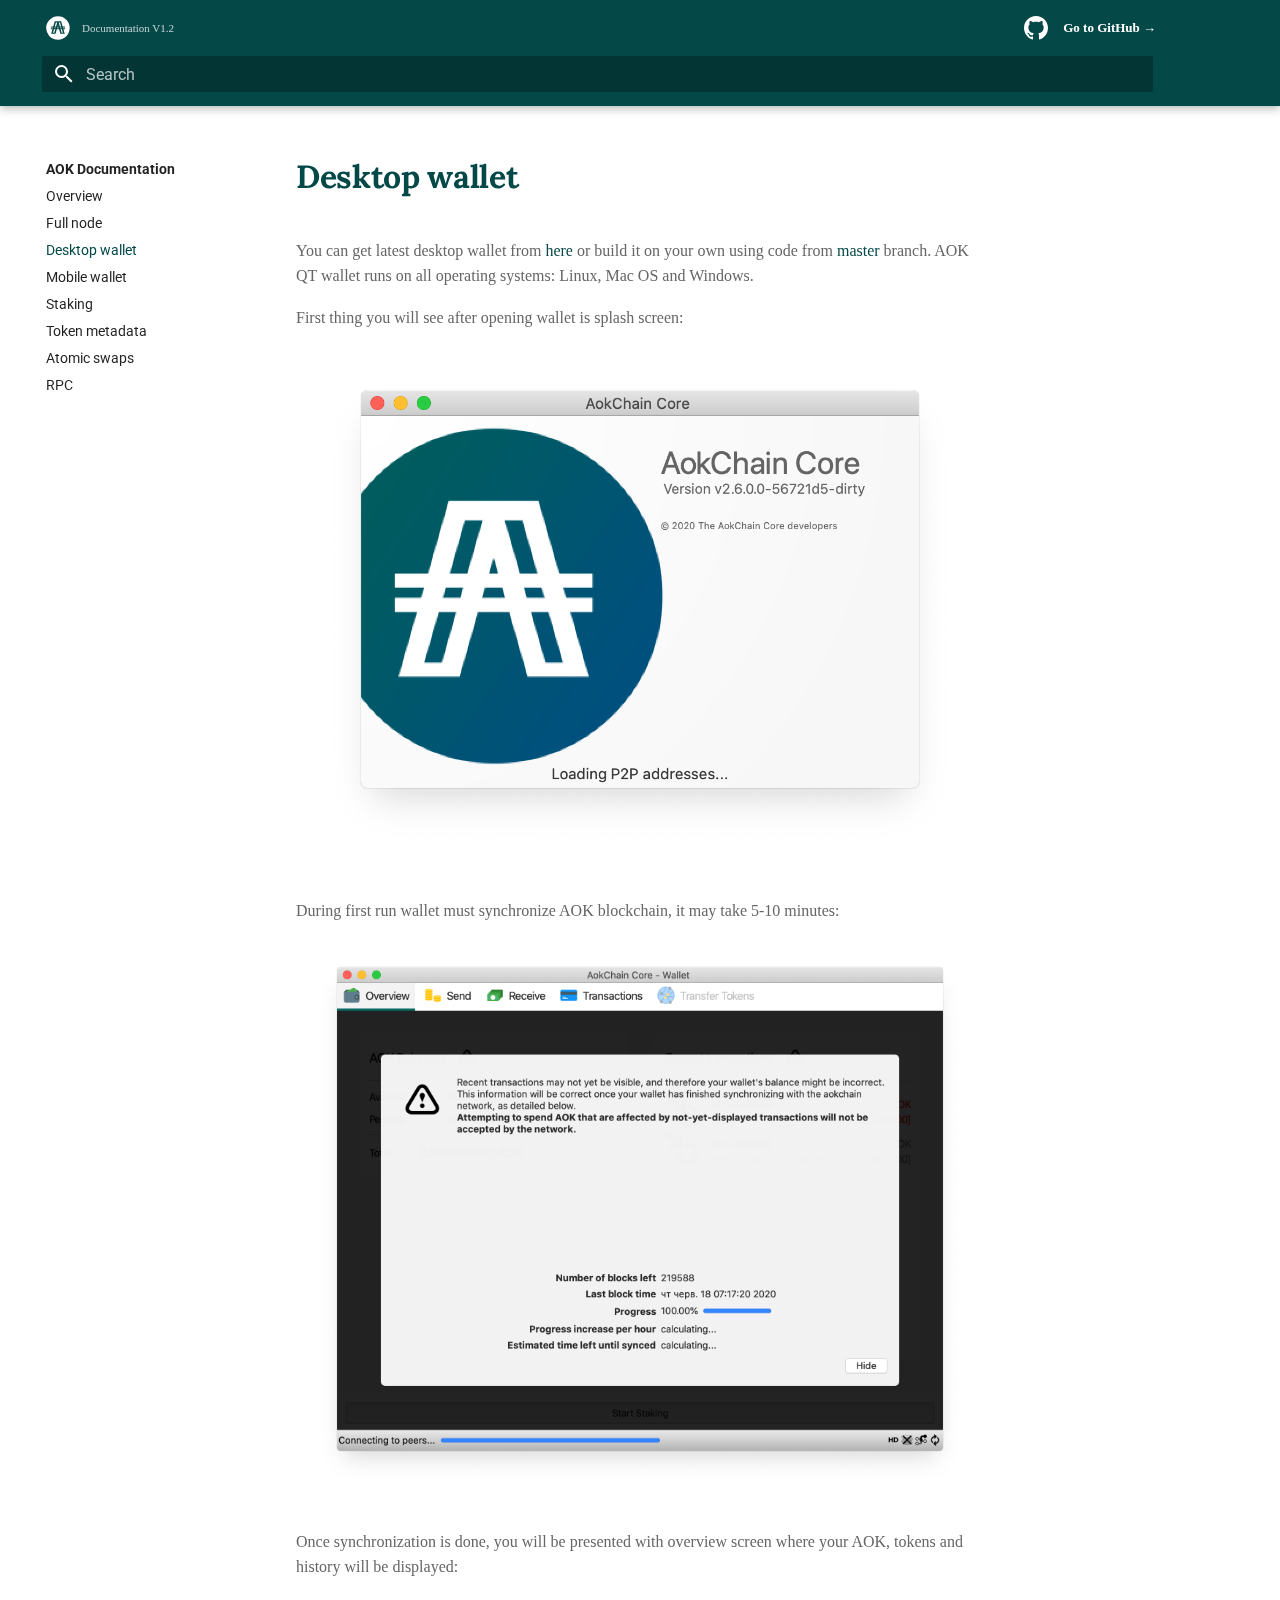
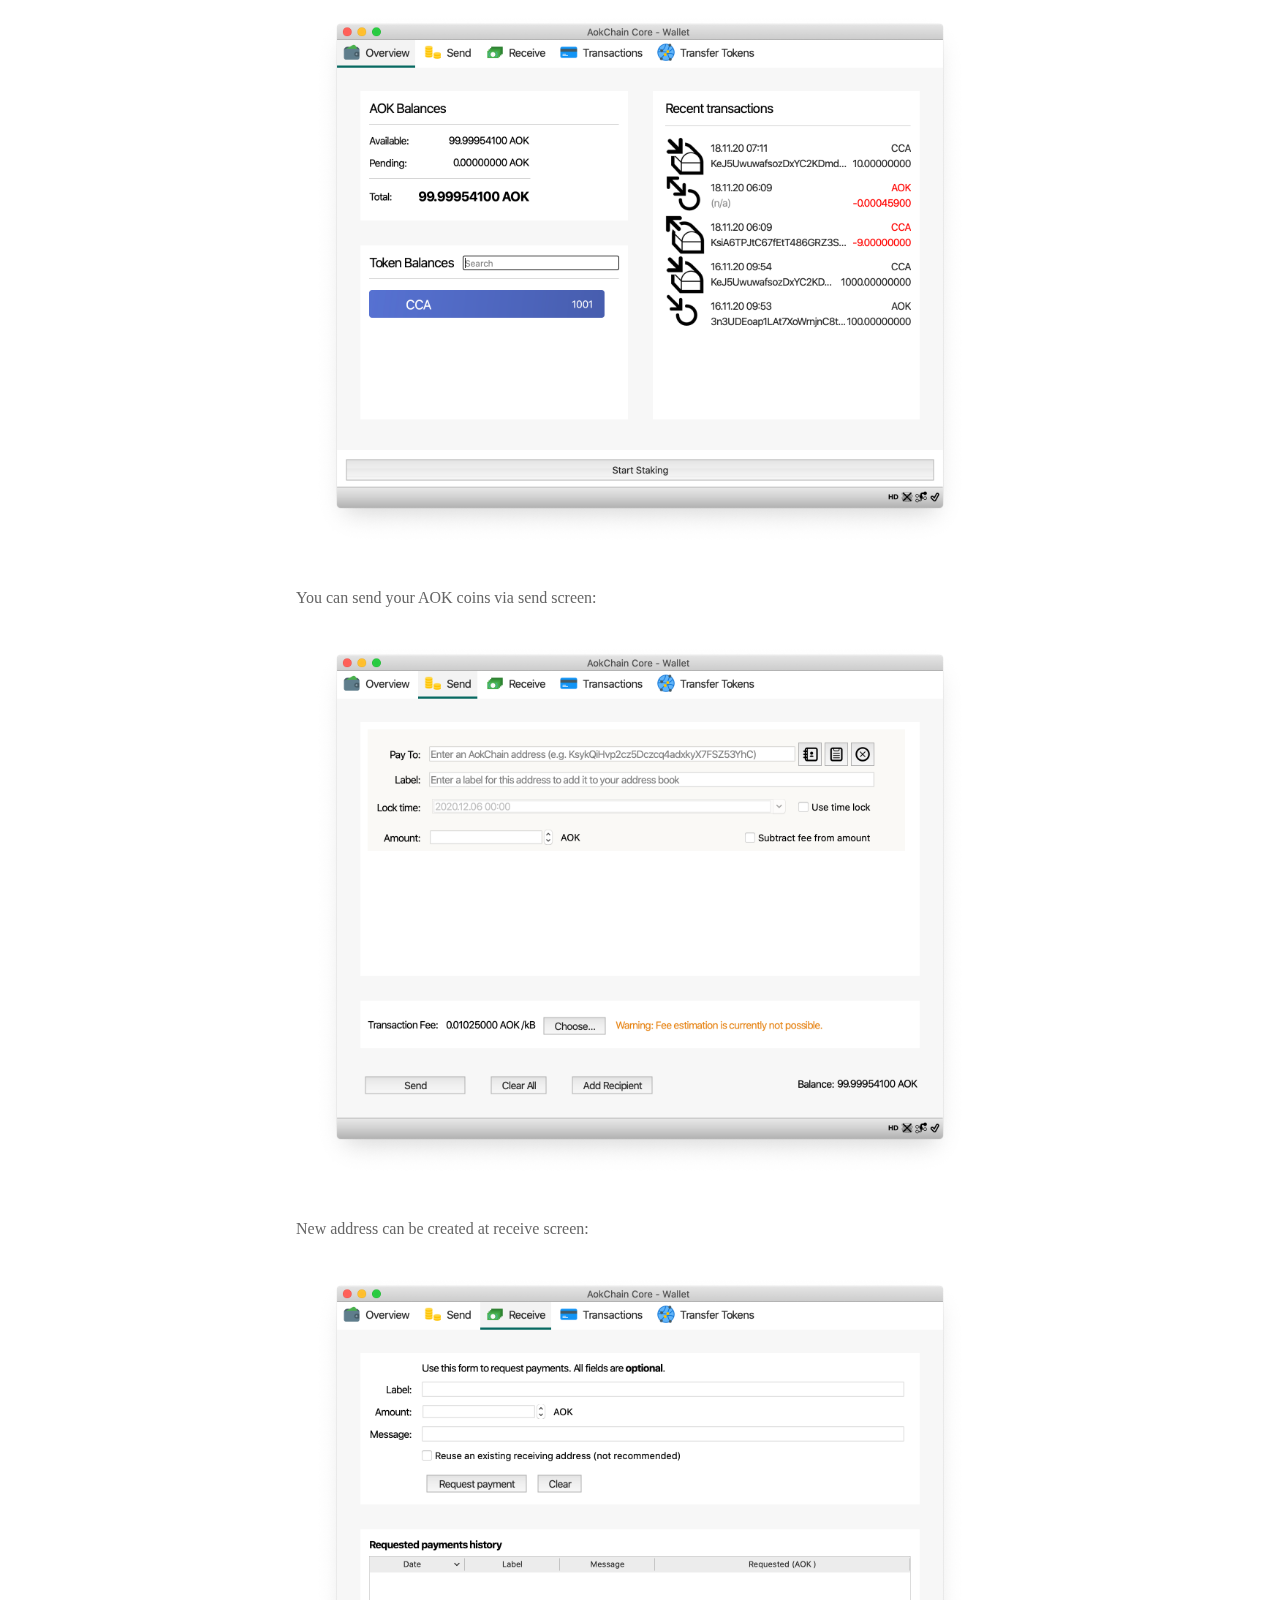
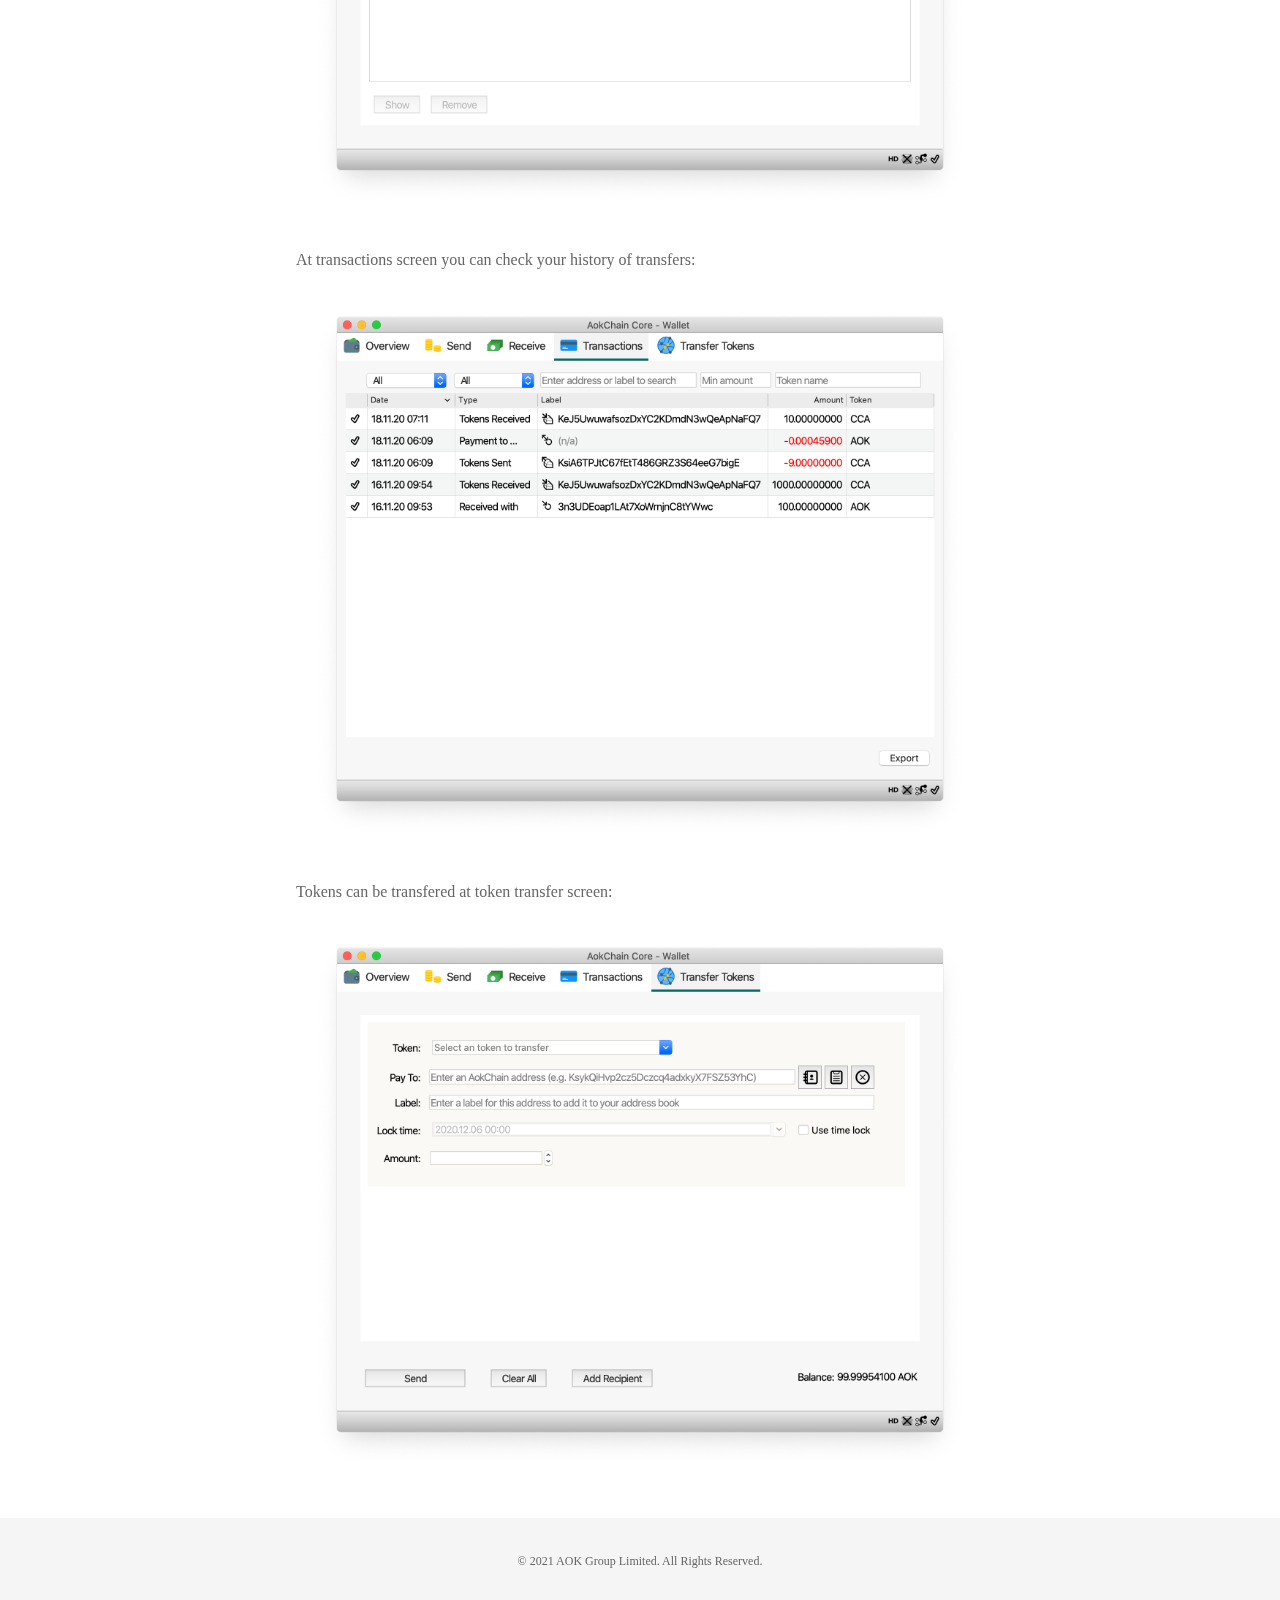
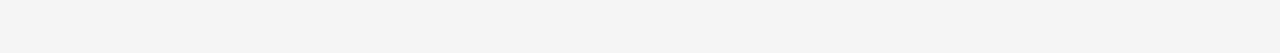
<file: site/desktop/index.html>
<!doctype html>
<html lang="en" class="no-js">
  <head>
    
      <meta charset="utf-8">
      <meta name="viewport" content="width=device-width,initial-scale=1">
      
      
      
      
      <link rel="shortcut icon" href="../assets/images/favicon.png">
      <meta name="generator" content="mkdocs-1.1.2, mkdocs-material-6.1.6">
    
    
      
        <title>Desktop wallet - AOK Documentation</title>
      
    
    
      <link rel="stylesheet" href="../assets/stylesheets/main.6910b76c.min.css">
      
        
        <link rel="stylesheet" href="../assets/stylesheets/palette.196e0c26.min.css">
        
      
    
    
    
      
        
        <link href="https://fonts.gstatic.com" rel="preconnect" crossorigin>
        <link rel="stylesheet" href="https://fonts.googleapis.com/css?family=Roboto:300,400,400i,700%7CRoboto+Mono&display=fallback">
        <style>body,input{font-family:"Roboto",-apple-system,BlinkMacSystemFont,Helvetica,Arial,sans-serif}code,kbd,pre{font-family:"Roboto Mono",SFMono-Regular,Consolas,Menlo,monospace}</style>
      
    
    
    
      <link rel="stylesheet" href="../assets/stylesheets/extra.css">
    
    
      
    
    
  </head>
  
  
    
    
    
    
    
    <body dir="ltr" data-md-color-scheme="default" data-md-color-primary="" data-md-color-accent="">
      
  
    <input class="md-toggle" data-md-toggle="drawer" type="checkbox" id="__drawer" autocomplete="off">
    <input class="md-toggle" data-md-toggle="search" type="checkbox" id="__search" autocomplete="off">
    <label class="md-overlay" for="__drawer"></label>
    <div data-md-component="skip">
      
        
        <a href="#desktop-wallet" class="md-skip">
          Skip to content
        </a>
      
    </div>
    <div data-md-component="announce">
      
    </div>
    
      <header class="md-header" data-md-component="header">
  <nav class="md-header-nav md-grid" aria-label="Header" style="padding-top: .4em">
    <a href="/" title="AOK Docs" class="md-header-nav__button md-logo" aria-label="AOK Docs">


  <svg xmlns="http://www.w3.org/2000/svg" viewBox="0 0 37 37">
      <path fill="#fff" stroke="rgba(0,0,0,0)" stroke-miterlimit="10" d="M18 36A18 18 0 0 1 5.272 5.272a18 18 0 0 1 25.456 25.456A17.882 17.882 0 0 1 18 36zm-1.8-16.228h3.426l2.036 7.1h6.715l-2.025-7.1H28.8V18.2h-2.9l-.322-1.134H28.8v-1.548h-3.673l-2.283-7.994h-9.858L10.7 15.518H7.031v1.548h3.226L9.935 18.2h-2.9v1.572h2.441l-2.021 7.1h6.721l2.024-7.099zm9.34 5.544h-1.928l-1.586-5.544h1.929l1.586 5.543zm-13.322 0h-1.932l1.589-5.544H13.8l-1.586 5.543zM23.509 18.2h-1.941l-.322-1.134h1.932l.331 1.133zm-4.328 0h-2.523l.326-1.134h1.866l.331 1.133zm-4.919 0h-1.931l.322-1.134h1.929l-.32 1.134zm8.469-2.683h-1.92l-1.672-5.824h1.932l1.659 5.824zm-4.316 0h-.986l.487-1.725.5 1.724zm-3.388 0H13.1l1.66-5.825h1.932l-1.663 5.824z" transform="translate(-19.5 -29.5) translate(20 30)"/>
  </svg>
    </a>
    <label class="md-header-nav__button md-icon" for="__drawer">
        <svg xmlns="http://www.w3.org/2000/svg" width="36" height="36" viewBox="0 0 36 36">
            <g id="Mo_Menu_Icon_36px" transform="translate(-319 -32)">
                <g id="그룹_1236" transform="translate(324 32)">
                    <path id="사각형_7398" d="M0 0H26V2H0z" class="cls-2" transform="translate(0 10)"/>
                    <path id="사각형_7399" d="M0 0H18V2H0z" class="cls-2" transform="translate(8 17)"/>
                    <path id="사각형_7400" d="M0 0H26V2H0z" class="cls-2" transform="translate(0 24)"/>
                </g>
            </g>
        </svg>
    </label>
    <label class="md-header-nav__button md-icon" for="__search" style="right: 40px;">
        <svg xmlns="http://www.w3.org/2000/svg" viewBox="0 0 24 24">
            <path d="M9.5 3A6.5 6.5 0 0116 9.5c0 1.61-.59 3.09-1.56 4.23l.27.27h.79l5 5-1.5 1.5-5-5v-.79l-.27-.27A6.516 6.516 0 019.5 16 6.5 6.5 0 013 9.5 6.5 6.5 0 019.5 3m0 2C7 5 5 7 5 9.5S7 14 9.5 14 14 12 14 9.5 12 5 9.5 5z">
            </path>
        </svg>
    </label>
    <div class="md-header-nav__title" data-md-component="header-title">

        <div class="md-header-nav__ellipsis">
          <span class="md-header-nav__topic md-ellipsis">
            Documentation V1.2
          </span>
          <span class="md-header-nav__topic md-ellipsis">

              Desktop wallet

          </span>
        </div>

    </div>

    <div class="md-header-nav__source">
        <a href="https://github.com/AokChain" title="Go to repository" class="md-source">
            <div class="md-source__icon md-icon">
                <svg class="octicon octicon-mark-github v-align-middle" height="32" viewBox="0 0 16 16" version="1.1" width="32" aria-hidden="true"><path fill-rule="evenodd" d="M8 0C3.58 0 0 3.58 0 8c0 3.54 2.29 6.53 5.47 7.59.4.07.55-.17.55-.38 0-.19-.01-.82-.01-1.49-2.01.37-2.53-.49-2.69-.94-.09-.23-.48-.94-.82-1.13-.28-.15-.68-.52-.01-.53.63-.01 1.08.58 1.23.82.72 1.21 1.87.87 2.33.66.07-.52.28-.87.51-1.07-1.78-.2-3.64-.89-3.64-3.95 0-.87.31-1.59.82-2.15-.08-.2-.36-1.02.08-2.12 0 0 .67-.21 2.2.82.64-.18 1.32-.27 2-.27.68 0 1.36.09 2 .27 1.53-1.04 2.2-.82 2.2-.82.44 1.1.16 1.92.08 2.12.51.56.82 1.27.82 2.15 0 3.07-1.87 3.75-3.65 3.95.29.25.54.73.54 1.48 0 1.07-.01 1.93-.01 2.2 0 .21.15.46.55.38A8.013 8.013 0 0016 8c0-4.42-3.58-8-8-8z"></path></svg>
            </div>
            <div class="md-source__repository" data-md-state="done">
                Go to GitHub →
            </div>
        </a>
    </div>

  </nav>

  <nav class="md-header-nav md-grid">
      <div class="md-search" data-md-component="search" role="dialog">
        <label class="md-search__overlay" for="__search"></label>
        <div class="md-search__inner" role="search">
          <form class="md-search__form" name="search">
            <input type="text" class="md-search__input" name="query" aria-label="Search" placeholder="Search" autocapitalize="off" autocorrect="off" autocomplete="off" spellcheck="false" data-md-component="search-query" data-md-state="active" required>
            <label class="md-search__icon md-icon" for="__search">
              <svg xmlns="http://www.w3.org/2000/svg" viewBox="0 0 24 24"><path d="M9.5 3A6.5 6.5 0 0116 9.5c0 1.61-.59 3.09-1.56 4.23l.27.27h.79l5 5-1.5 1.5-5-5v-.79l-.27-.27A6.516 6.516 0 019.5 16 6.5 6.5 0 013 9.5 6.5 6.5 0 019.5 3m0 2C7 5 5 7 5 9.5S7 14 9.5 14 14 12 14 9.5 12 5 9.5 5z"/></svg>
              <svg xmlns="http://www.w3.org/2000/svg" viewBox="0 0 24 24"><path d="M20 11v2H8l5.5 5.5-1.42 1.42L4.16 12l7.92-7.92L13.5 5.5 8 11h12z"/></svg>
            </label>
            <button type="reset" class="md-search__icon md-icon" aria-label="Clear" data-md-component="search-reset" tabindex="-1">
              <svg xmlns="http://www.w3.org/2000/svg" viewBox="0 0 24 24"><path d="M19 6.41L17.59 5 12 10.59 6.41 5 5 6.41 10.59 12 5 17.59 6.41 19 12 13.41 17.59 19 19 17.59 13.41 12 19 6.41z"/></svg>
            </button>
          </form>
          <div class="md-search__output">
            <div class="md-search__scrollwrap" data-md-scrollfix>
              <div class="md-search-result" data-md-component="search-result">
                <div class="md-search-result__meta">
                  Initializing search
                </div>
                <ol class="md-search-result__list"></ol>
              </div>
            </div>
          </div>
        </div>
      </div>
  </nav>
</header>
    
    <div class="md-container" data-md-component="container">
      
      
        
      
      <main class="md-main" data-md-component="main">
        <div class="md-main__inner md-grid">
          
            
              <div class="md-sidebar md-sidebar--primary" data-md-component="navigation">
                <div class="md-sidebar__scrollwrap">
                  <div class="md-sidebar__inner">
                    

<nav class="md-nav md-nav--primary" aria-label="Navigation" data-md-level="0">
  <label class="md-nav__title" for="__drawer">
    <a href=".." title="AOK Documentation" class="md-nav__button md-logo" aria-label="AOK Documentation">
      
  <img src="../assets/logo.png" alt="logo">

    </a>
    AOK Documentation
  </label>
  
  <ul class="md-nav__list" data-md-scrollfix>
    
      
      
      


  <li class="md-nav__item">
    <a href=".." class="md-nav__link">
      Overview
    </a>
  </li>

    
      
      
      


  <li class="md-nav__item">
    <a href="../node/" class="md-nav__link">
      Full node
    </a>
  </li>

    
      
      
      

  


  <li class="md-nav__item md-nav__item--active">
    
    <input class="md-nav__toggle md-toggle" data-md-toggle="toc" type="checkbox" id="__toc">
    
      
    
    
    <a href="./" class="md-nav__link md-nav__link--active">
      Desktop wallet
    </a>
    
  </li>

    
      
      
      


  <li class="md-nav__item">
    <a href="../mobile/" class="md-nav__link">
      Mobile wallet
    </a>
  </li>

    
      
      
      


  <li class="md-nav__item">
    <a href="../staking/" class="md-nav__link">
      Staking
    </a>
  </li>

    
      
      
      


  <li class="md-nav__item">
    <a href="../metadata/" class="md-nav__link">
      Token metadata
    </a>
  </li>

    
      
      
      


  <li class="md-nav__item">
    <a href="../atomic/" class="md-nav__link">
      Atomic swaps
    </a>
  </li>

    
      
      
      


  <li class="md-nav__item">
    <a href="../rpc/" class="md-nav__link">
      RPC
    </a>
  </li>

    
  </ul>
</nav>
                  </div>
                </div>
              </div>
            
            
              <div class="md-sidebar md-sidebar--secondary" data-md-component="toc">
                <div class="md-sidebar__scrollwrap">
                  <div class="md-sidebar__inner">
                    
<nav class="md-nav md-nav--secondary" aria-label="Table of contents">
  
  
    
  
  
</nav>
                  </div>
                </div>
              </div>
            
          
          <div class="md-content">
            <article class="md-content__inner md-typeset">
              
                
                
                <h1 id="desktop-wallet">Desktop wallet</h1>
<p>You can get latest desktop wallet from <a href="github.com/AokChain/AokChain/releases/latest">here</a> or build it on your own using code from <a href="https://github.com/AokChain/AokChain/tree/master">master</a> branch. AOK QT wallet runs on all operating systems: Linux, Mac OS and Windows.</p>
<p>First thing you will see after opening wallet is splash screen:</p>
<p><img alt="Splash" src="../assets/desktop/splash.png" /></p>
<p>During first run wallet must synchronize AOK blockchain, it may take 5-10 minutes:</p>
<p><img alt="Sync" src="../assets/desktop/sync.png" /></p>
<p>Once synchronization is done, you will be presented with overview screen where your AOK, tokens and history will be displayed:</p>
<p><img alt="Overview" src="../assets/desktop/overview.png" /></p>
<p>You can send your AOK coins via send screen:</p>
<p><img alt="Send" src="../assets/desktop/send.png" /></p>
<p>New address can be created at receive screen:</p>
<p><img alt="Receive" src="../assets/desktop/receive.png" /></p>
<p>At transactions screen you can check your history of transfers:</p>
<p><img alt="History" src="../assets/desktop/history.png" /></p>
<p>Tokens can be transfered at token transfer screen:</p>
<p><img alt="Transfer" src="../assets/desktop/transfer.png" /></p>
                
              
              
                


              
            </article>
          </div>
        </div>
      </main>
      
        
<footer>
    <p>© 2021 AOK Group Limited. All Rights Reserved.</p>
</footer>
      
    </div>
    
      <script src="../assets/javascripts/vendor.fd16492e.min.js"></script>
      <script src="../assets/javascripts/bundle.7836ba4d.min.js"></script><script id="__lang" type="application/json">{"clipboard.copy": "Copy to clipboard", "clipboard.copied": "Copied to clipboard", "search.config.lang": "en", "search.config.pipeline": "trimmer, stopWordFilter", "search.config.separator": "[\\s\\-]+", "search.placeholder": "Search", "search.result.placeholder": "Type to start searching", "search.result.none": "No matching documents", "search.result.one": "1 matching document", "search.result.other": "# matching documents", "search.result.more.one": "1 more on this page", "search.result.more.other": "# more on this page", "search.result.term.missing": "Missing"}</script>
      
      <script>
        app = initialize({
          base: "..",
          features: [],
          search: Object.assign({
            worker: "../assets/javascripts/worker/search.4ac00218.min.js"
          }, typeof search !== "undefined" && search)
        })
      </script>
      
    
  </body>
</html>
</file>
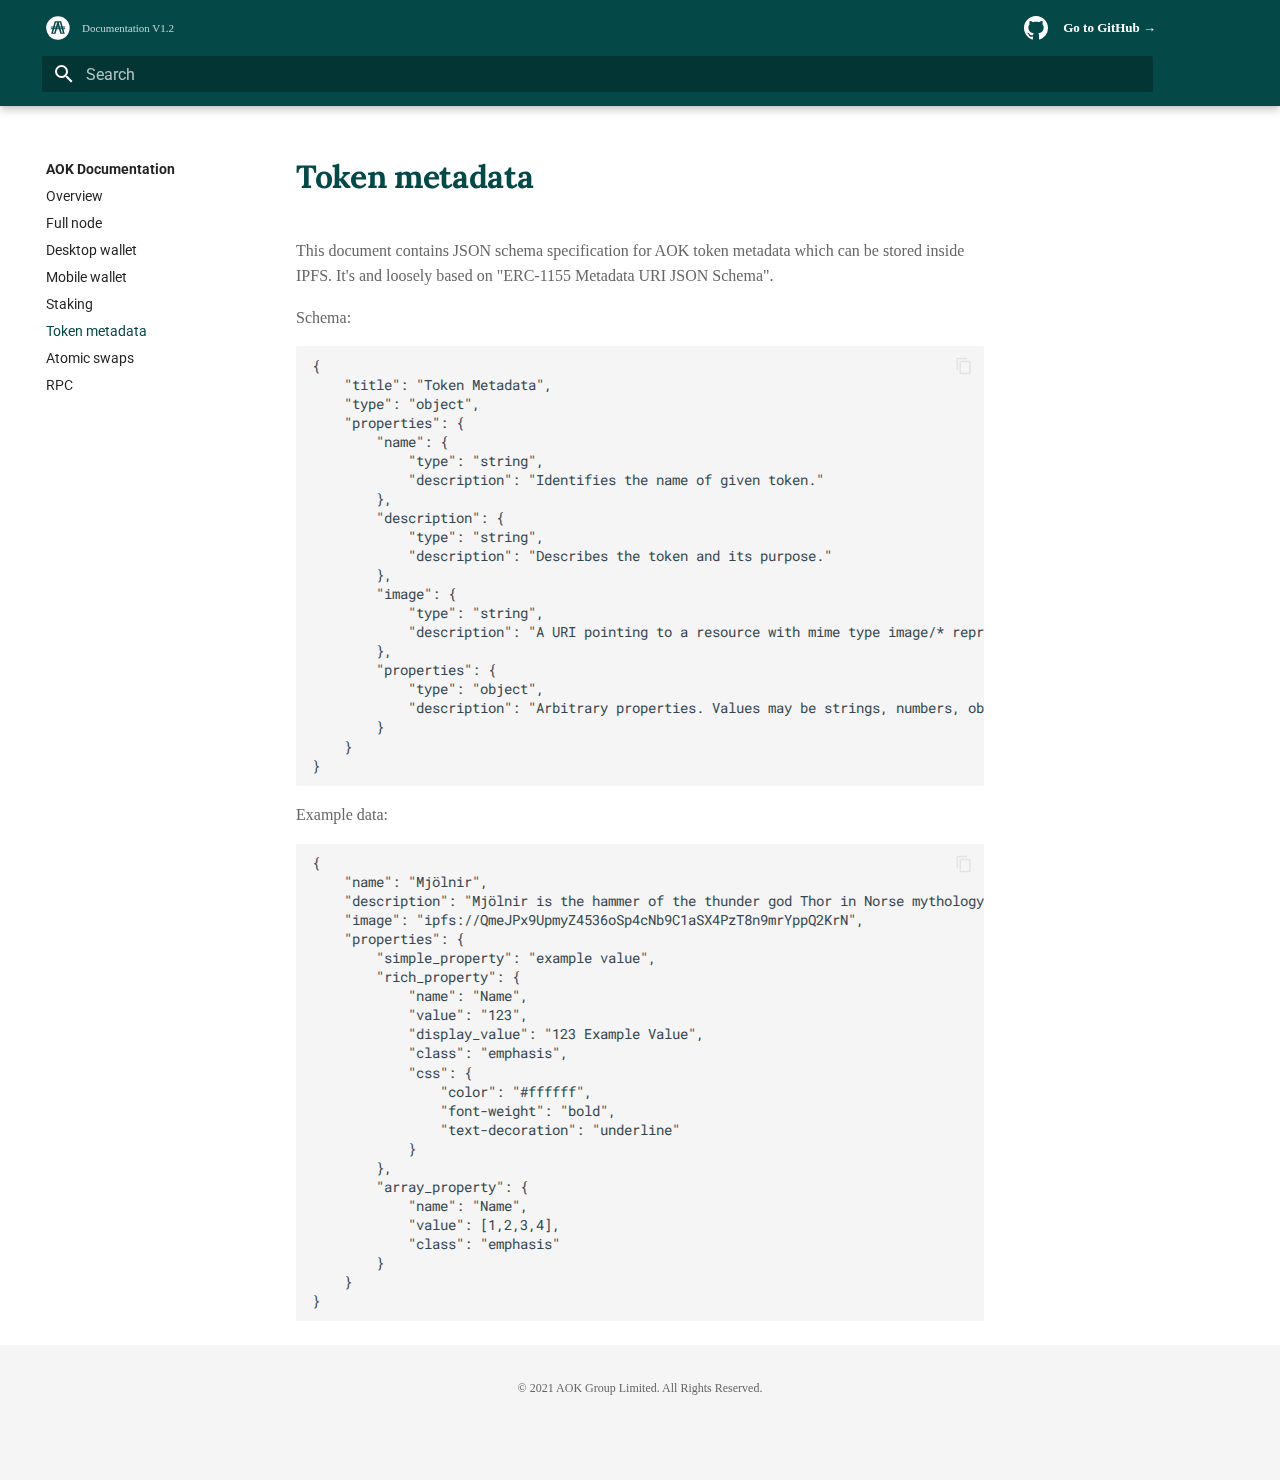
<file: site/metadata/index.html>
<!doctype html>
<html lang="en" class="no-js">
  <head>
    
      <meta charset="utf-8">
      <meta name="viewport" content="width=device-width,initial-scale=1">
      
      
      
      
      <link rel="shortcut icon" href="../assets/images/favicon.png">
      <meta name="generator" content="mkdocs-1.1.2, mkdocs-material-6.1.6">
    
    
      
        <title>Token metadata - AOK Documentation</title>
      
    
    
      <link rel="stylesheet" href="../assets/stylesheets/main.6910b76c.min.css">
      
        
        <link rel="stylesheet" href="../assets/stylesheets/palette.196e0c26.min.css">
        
      
    
    
    
      
        
        <link href="https://fonts.gstatic.com" rel="preconnect" crossorigin>
        <link rel="stylesheet" href="https://fonts.googleapis.com/css?family=Roboto:300,400,400i,700%7CRoboto+Mono&display=fallback">
        <style>body,input{font-family:"Roboto",-apple-system,BlinkMacSystemFont,Helvetica,Arial,sans-serif}code,kbd,pre{font-family:"Roboto Mono",SFMono-Regular,Consolas,Menlo,monospace}</style>
      
    
    
    
      <link rel="stylesheet" href="../assets/stylesheets/extra.css">
    
    
      
    
    
  </head>
  
  
    
    
    
    
    
    <body dir="ltr" data-md-color-scheme="default" data-md-color-primary="" data-md-color-accent="">
      
  
    <input class="md-toggle" data-md-toggle="drawer" type="checkbox" id="__drawer" autocomplete="off">
    <input class="md-toggle" data-md-toggle="search" type="checkbox" id="__search" autocomplete="off">
    <label class="md-overlay" for="__drawer"></label>
    <div data-md-component="skip">
      
        
        <a href="#token-metadata" class="md-skip">
          Skip to content
        </a>
      
    </div>
    <div data-md-component="announce">
      
    </div>
    
      <header class="md-header" data-md-component="header">
  <nav class="md-header-nav md-grid" aria-label="Header" style="padding-top: .4em">
    <a href="/" title="AOK Docs" class="md-header-nav__button md-logo" aria-label="AOK Docs">


  <svg xmlns="http://www.w3.org/2000/svg" viewBox="0 0 37 37">
      <path fill="#fff" stroke="rgba(0,0,0,0)" stroke-miterlimit="10" d="M18 36A18 18 0 0 1 5.272 5.272a18 18 0 0 1 25.456 25.456A17.882 17.882 0 0 1 18 36zm-1.8-16.228h3.426l2.036 7.1h6.715l-2.025-7.1H28.8V18.2h-2.9l-.322-1.134H28.8v-1.548h-3.673l-2.283-7.994h-9.858L10.7 15.518H7.031v1.548h3.226L9.935 18.2h-2.9v1.572h2.441l-2.021 7.1h6.721l2.024-7.099zm9.34 5.544h-1.928l-1.586-5.544h1.929l1.586 5.543zm-13.322 0h-1.932l1.589-5.544H13.8l-1.586 5.543zM23.509 18.2h-1.941l-.322-1.134h1.932l.331 1.133zm-4.328 0h-2.523l.326-1.134h1.866l.331 1.133zm-4.919 0h-1.931l.322-1.134h1.929l-.32 1.134zm8.469-2.683h-1.92l-1.672-5.824h1.932l1.659 5.824zm-4.316 0h-.986l.487-1.725.5 1.724zm-3.388 0H13.1l1.66-5.825h1.932l-1.663 5.824z" transform="translate(-19.5 -29.5) translate(20 30)"/>
  </svg>
    </a>
    <label class="md-header-nav__button md-icon" for="__drawer">
        <svg xmlns="http://www.w3.org/2000/svg" width="36" height="36" viewBox="0 0 36 36">
            <g id="Mo_Menu_Icon_36px" transform="translate(-319 -32)">
                <g id="그룹_1236" transform="translate(324 32)">
                    <path id="사각형_7398" d="M0 0H26V2H0z" class="cls-2" transform="translate(0 10)"/>
                    <path id="사각형_7399" d="M0 0H18V2H0z" class="cls-2" transform="translate(8 17)"/>
                    <path id="사각형_7400" d="M0 0H26V2H0z" class="cls-2" transform="translate(0 24)"/>
                </g>
            </g>
        </svg>
    </label>
    <label class="md-header-nav__button md-icon" for="__search" style="right: 40px;">
        <svg xmlns="http://www.w3.org/2000/svg" viewBox="0 0 24 24">
            <path d="M9.5 3A6.5 6.5 0 0116 9.5c0 1.61-.59 3.09-1.56 4.23l.27.27h.79l5 5-1.5 1.5-5-5v-.79l-.27-.27A6.516 6.516 0 019.5 16 6.5 6.5 0 013 9.5 6.5 6.5 0 019.5 3m0 2C7 5 5 7 5 9.5S7 14 9.5 14 14 12 14 9.5 12 5 9.5 5z">
            </path>
        </svg>
    </label>
    <div class="md-header-nav__title" data-md-component="header-title">

        <div class="md-header-nav__ellipsis">
          <span class="md-header-nav__topic md-ellipsis">
            Documentation V1.2
          </span>
          <span class="md-header-nav__topic md-ellipsis">

              Token metadata

          </span>
        </div>

    </div>

    <div class="md-header-nav__source">
        <a href="https://github.com/AokChain" title="Go to repository" class="md-source">
            <div class="md-source__icon md-icon">
                <svg class="octicon octicon-mark-github v-align-middle" height="32" viewBox="0 0 16 16" version="1.1" width="32" aria-hidden="true"><path fill-rule="evenodd" d="M8 0C3.58 0 0 3.58 0 8c0 3.54 2.29 6.53 5.47 7.59.4.07.55-.17.55-.38 0-.19-.01-.82-.01-1.49-2.01.37-2.53-.49-2.69-.94-.09-.23-.48-.94-.82-1.13-.28-.15-.68-.52-.01-.53.63-.01 1.08.58 1.23.82.72 1.21 1.87.87 2.33.66.07-.52.28-.87.51-1.07-1.78-.2-3.64-.89-3.64-3.95 0-.87.31-1.59.82-2.15-.08-.2-.36-1.02.08-2.12 0 0 .67-.21 2.2.82.64-.18 1.32-.27 2-.27.68 0 1.36.09 2 .27 1.53-1.04 2.2-.82 2.2-.82.44 1.1.16 1.92.08 2.12.51.56.82 1.27.82 2.15 0 3.07-1.87 3.75-3.65 3.95.29.25.54.73.54 1.48 0 1.07-.01 1.93-.01 2.2 0 .21.15.46.55.38A8.013 8.013 0 0016 8c0-4.42-3.58-8-8-8z"></path></svg>
            </div>
            <div class="md-source__repository" data-md-state="done">
                Go to GitHub →
            </div>
        </a>
    </div>

  </nav>

  <nav class="md-header-nav md-grid">
      <div class="md-search" data-md-component="search" role="dialog">
        <label class="md-search__overlay" for="__search"></label>
        <div class="md-search__inner" role="search">
          <form class="md-search__form" name="search">
            <input type="text" class="md-search__input" name="query" aria-label="Search" placeholder="Search" autocapitalize="off" autocorrect="off" autocomplete="off" spellcheck="false" data-md-component="search-query" data-md-state="active" required>
            <label class="md-search__icon md-icon" for="__search">
              <svg xmlns="http://www.w3.org/2000/svg" viewBox="0 0 24 24"><path d="M9.5 3A6.5 6.5 0 0116 9.5c0 1.61-.59 3.09-1.56 4.23l.27.27h.79l5 5-1.5 1.5-5-5v-.79l-.27-.27A6.516 6.516 0 019.5 16 6.5 6.5 0 013 9.5 6.5 6.5 0 019.5 3m0 2C7 5 5 7 5 9.5S7 14 9.5 14 14 12 14 9.5 12 5 9.5 5z"/></svg>
              <svg xmlns="http://www.w3.org/2000/svg" viewBox="0 0 24 24"><path d="M20 11v2H8l5.5 5.5-1.42 1.42L4.16 12l7.92-7.92L13.5 5.5 8 11h12z"/></svg>
            </label>
            <button type="reset" class="md-search__icon md-icon" aria-label="Clear" data-md-component="search-reset" tabindex="-1">
              <svg xmlns="http://www.w3.org/2000/svg" viewBox="0 0 24 24"><path d="M19 6.41L17.59 5 12 10.59 6.41 5 5 6.41 10.59 12 5 17.59 6.41 19 12 13.41 17.59 19 19 17.59 13.41 12 19 6.41z"/></svg>
            </button>
          </form>
          <div class="md-search__output">
            <div class="md-search__scrollwrap" data-md-scrollfix>
              <div class="md-search-result" data-md-component="search-result">
                <div class="md-search-result__meta">
                  Initializing search
                </div>
                <ol class="md-search-result__list"></ol>
              </div>
            </div>
          </div>
        </div>
      </div>
  </nav>
</header>
    
    <div class="md-container" data-md-component="container">
      
      
        
      
      <main class="md-main" data-md-component="main">
        <div class="md-main__inner md-grid">
          
            
              <div class="md-sidebar md-sidebar--primary" data-md-component="navigation">
                <div class="md-sidebar__scrollwrap">
                  <div class="md-sidebar__inner">
                    

<nav class="md-nav md-nav--primary" aria-label="Navigation" data-md-level="0">
  <label class="md-nav__title" for="__drawer">
    <a href=".." title="AOK Documentation" class="md-nav__button md-logo" aria-label="AOK Documentation">
      
  <img src="../assets/logo.png" alt="logo">

    </a>
    AOK Documentation
  </label>
  
  <ul class="md-nav__list" data-md-scrollfix>
    
      
      
      


  <li class="md-nav__item">
    <a href=".." class="md-nav__link">
      Overview
    </a>
  </li>

    
      
      
      


  <li class="md-nav__item">
    <a href="../node/" class="md-nav__link">
      Full node
    </a>
  </li>

    
      
      
      


  <li class="md-nav__item">
    <a href="../desktop/" class="md-nav__link">
      Desktop wallet
    </a>
  </li>

    
      
      
      


  <li class="md-nav__item">
    <a href="../mobile/" class="md-nav__link">
      Mobile wallet
    </a>
  </li>

    
      
      
      


  <li class="md-nav__item">
    <a href="../staking/" class="md-nav__link">
      Staking
    </a>
  </li>

    
      
      
      

  


  <li class="md-nav__item md-nav__item--active">
    
    <input class="md-nav__toggle md-toggle" data-md-toggle="toc" type="checkbox" id="__toc">
    
      
    
    
    <a href="./" class="md-nav__link md-nav__link--active">
      Token metadata
    </a>
    
  </li>

    
      
      
      


  <li class="md-nav__item">
    <a href="../atomic/" class="md-nav__link">
      Atomic swaps
    </a>
  </li>

    
      
      
      


  <li class="md-nav__item">
    <a href="../rpc/" class="md-nav__link">
      RPC
    </a>
  </li>

    
  </ul>
</nav>
                  </div>
                </div>
              </div>
            
            
              <div class="md-sidebar md-sidebar--secondary" data-md-component="toc">
                <div class="md-sidebar__scrollwrap">
                  <div class="md-sidebar__inner">
                    
<nav class="md-nav md-nav--secondary" aria-label="Table of contents">
  
  
    
  
  
</nav>
                  </div>
                </div>
              </div>
            
          
          <div class="md-content">
            <article class="md-content__inner md-typeset">
              
                
                
                <h1 id="token-metadata">Token metadata</h1>
<p>This document contains JSON schema specification for AOK token metadata which can be stored inside IPFS. It's and loosely based on "ERC-1155 Metadata URI JSON Schema".</p>
<p>Schema:</p>
<pre><code class="language-JSON">{
    &quot;title&quot;: &quot;Token Metadata&quot;,
    &quot;type&quot;: &quot;object&quot;,
    &quot;properties&quot;: {
        &quot;name&quot;: {
            &quot;type&quot;: &quot;string&quot;,
            &quot;description&quot;: &quot;Identifies the name of given token.&quot;
        },
        &quot;description&quot;: {
            &quot;type&quot;: &quot;string&quot;,
            &quot;description&quot;: &quot;Describes the token and its purpose.&quot;
        },
        &quot;image&quot;: {
            &quot;type&quot;: &quot;string&quot;,
            &quot;description&quot;: &quot;A URI pointing to a resource with mime type image/* representing the asset to which this token represents. Consider making any images at a width between 320 and 1080 pixels and aspect ratio between 1.91:1 and 4:5 inclusive.&quot;
        },
        &quot;properties&quot;: {
            &quot;type&quot;: &quot;object&quot;,
            &quot;description&quot;: &quot;Arbitrary properties. Values may be strings, numbers, object or arrays.&quot;
        }
    }
}
</code></pre>
<p>Example data:</p>
<pre><code class="language-JSON">{
    &quot;name&quot;: &quot;Mjölnir&quot;,
    &quot;description&quot;: &quot;Mjölnir is the hammer of the thunder god Thor in Norse mythology, used both as a devastating weapon and as a divine instrument to provide blessings.&quot;,
    &quot;image&quot;: &quot;ipfs://QmeJPx9UpmyZ4536oSp4cNb9C1aSX4PzT8n9mrYppQ2KrN&quot;,
    &quot;properties&quot;: {
        &quot;simple_property&quot;: &quot;example value&quot;,
        &quot;rich_property&quot;: {
            &quot;name&quot;: &quot;Name&quot;,
            &quot;value&quot;: &quot;123&quot;,
            &quot;display_value&quot;: &quot;123 Example Value&quot;,
            &quot;class&quot;: &quot;emphasis&quot;,
            &quot;css&quot;: {
                &quot;color&quot;: &quot;#ffffff&quot;,
                &quot;font-weight&quot;: &quot;bold&quot;,
                &quot;text-decoration&quot;: &quot;underline&quot;
            }
        },
        &quot;array_property&quot;: {
            &quot;name&quot;: &quot;Name&quot;,
            &quot;value&quot;: [1,2,3,4],
            &quot;class&quot;: &quot;emphasis&quot;
        }
    }
}
</code></pre>
                
              
              
                


              
            </article>
          </div>
        </div>
      </main>
      
        
<footer>
    <p>© 2021 AOK Group Limited. All Rights Reserved.</p>
</footer>
      
    </div>
    
      <script src="../assets/javascripts/vendor.fd16492e.min.js"></script>
      <script src="../assets/javascripts/bundle.7836ba4d.min.js"></script><script id="__lang" type="application/json">{"clipboard.copy": "Copy to clipboard", "clipboard.copied": "Copied to clipboard", "search.config.lang": "en", "search.config.pipeline": "trimmer, stopWordFilter", "search.config.separator": "[\\s\\-]+", "search.placeholder": "Search", "search.result.placeholder": "Type to start searching", "search.result.none": "No matching documents", "search.result.one": "1 matching document", "search.result.other": "# matching documents", "search.result.more.one": "1 more on this page", "search.result.more.other": "# more on this page", "search.result.term.missing": "Missing"}</script>
      
      <script>
        app = initialize({
          base: "..",
          features: [],
          search: Object.assign({
            worker: "../assets/javascripts/worker/search.4ac00218.min.js"
          }, typeof search !== "undefined" && search)
        })
      </script>
      
    
  </body>
</html>
</file>
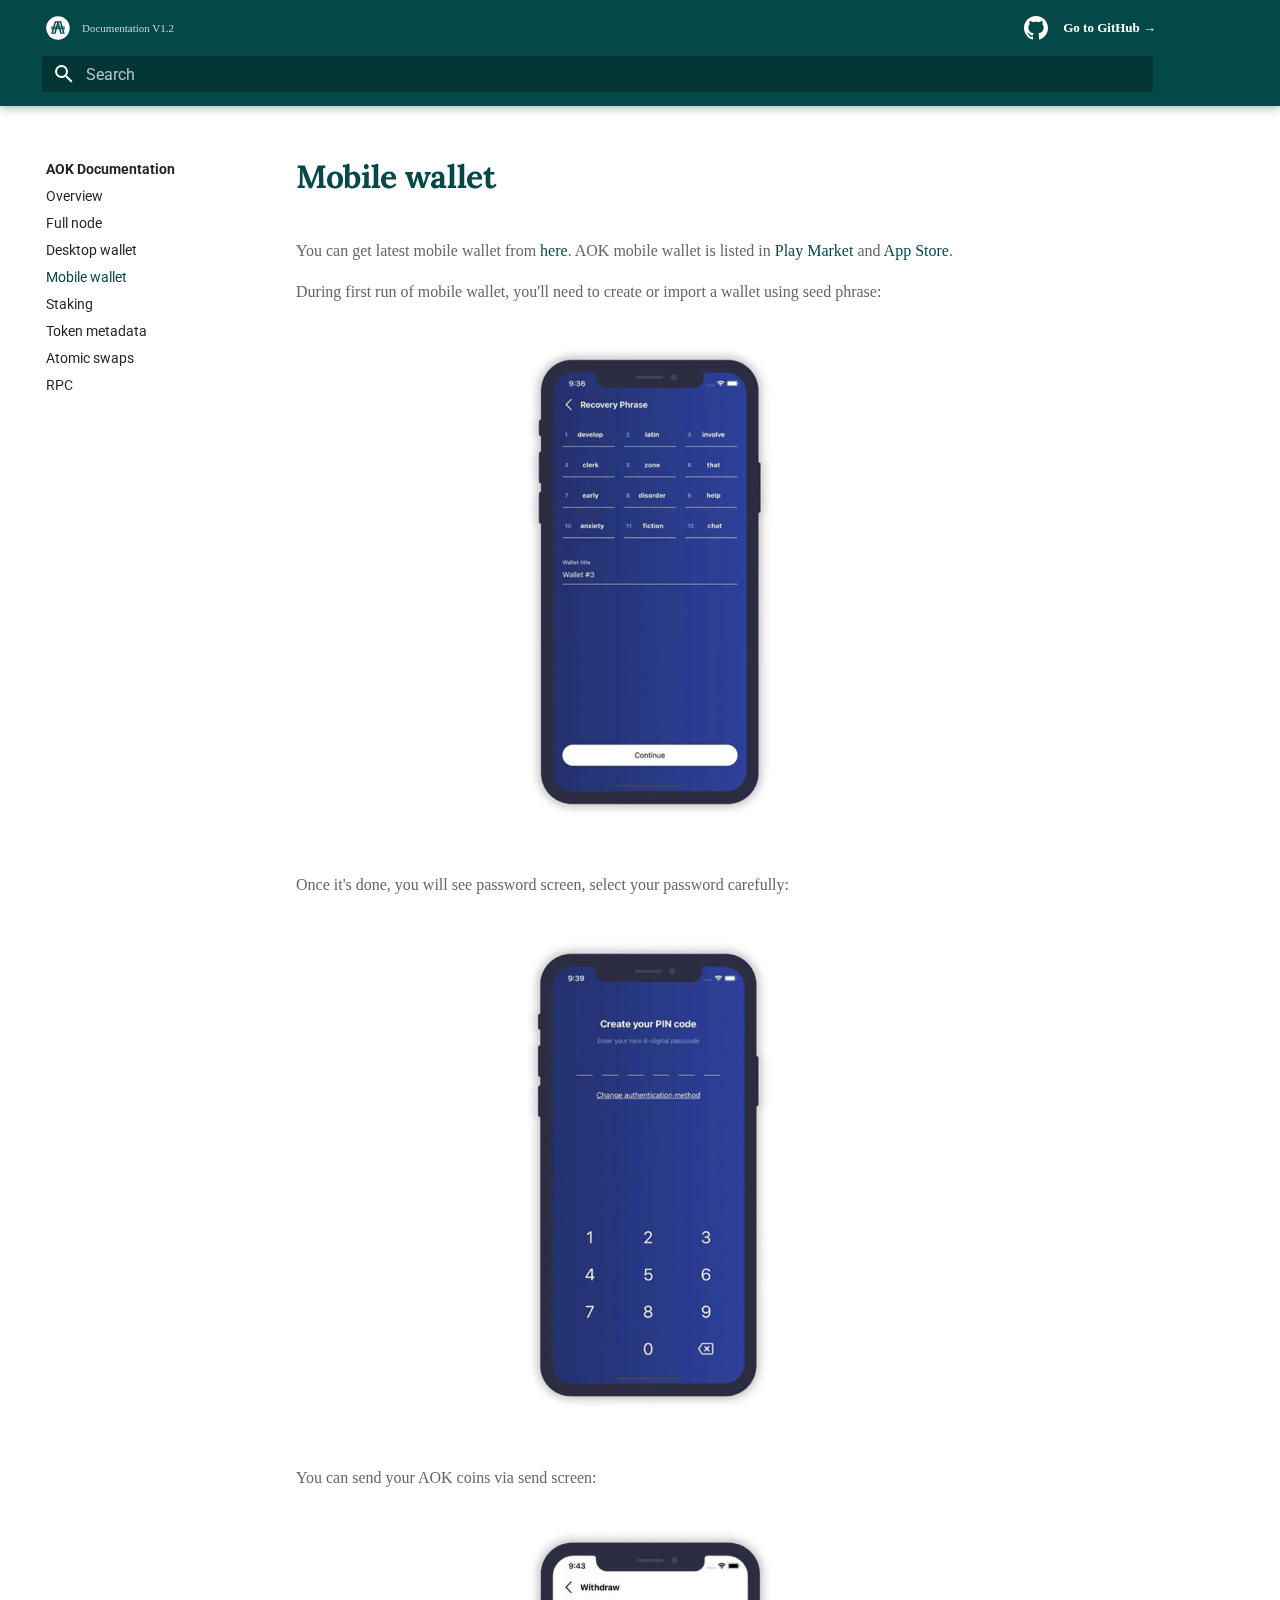
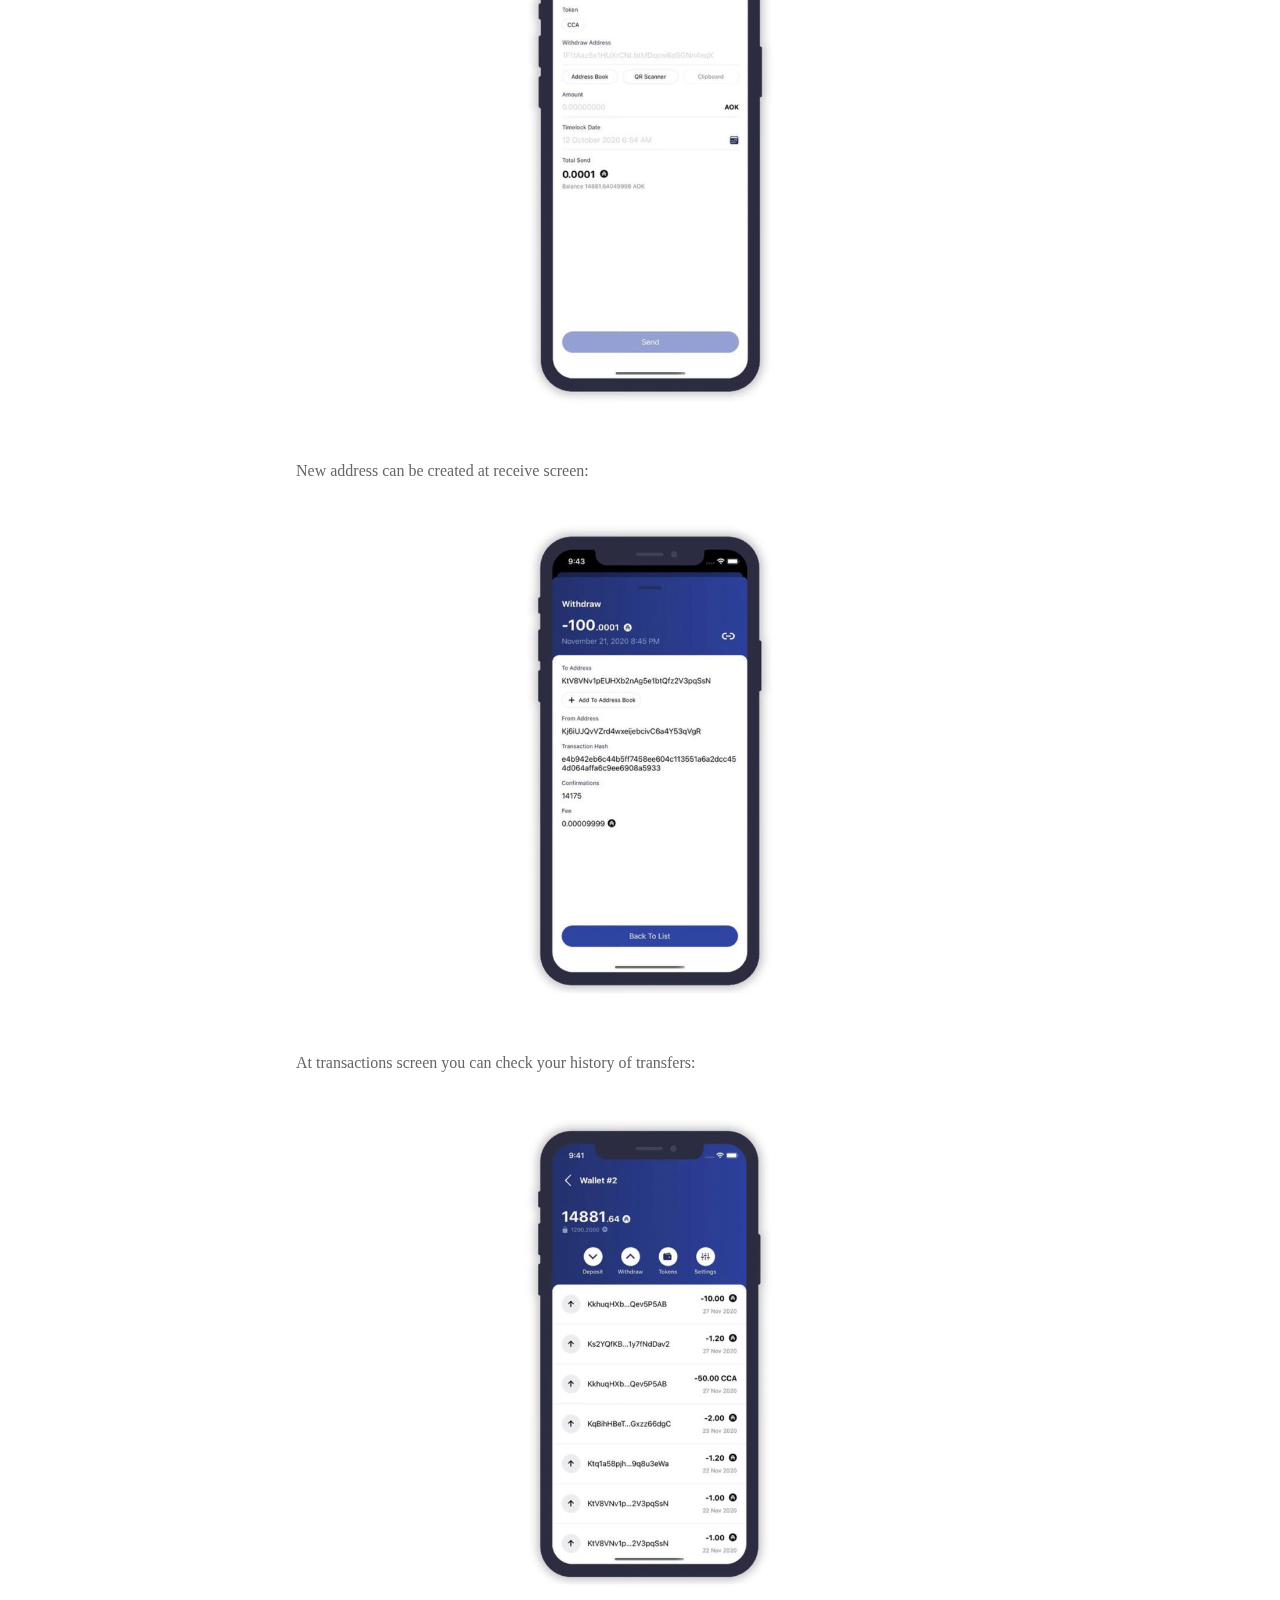
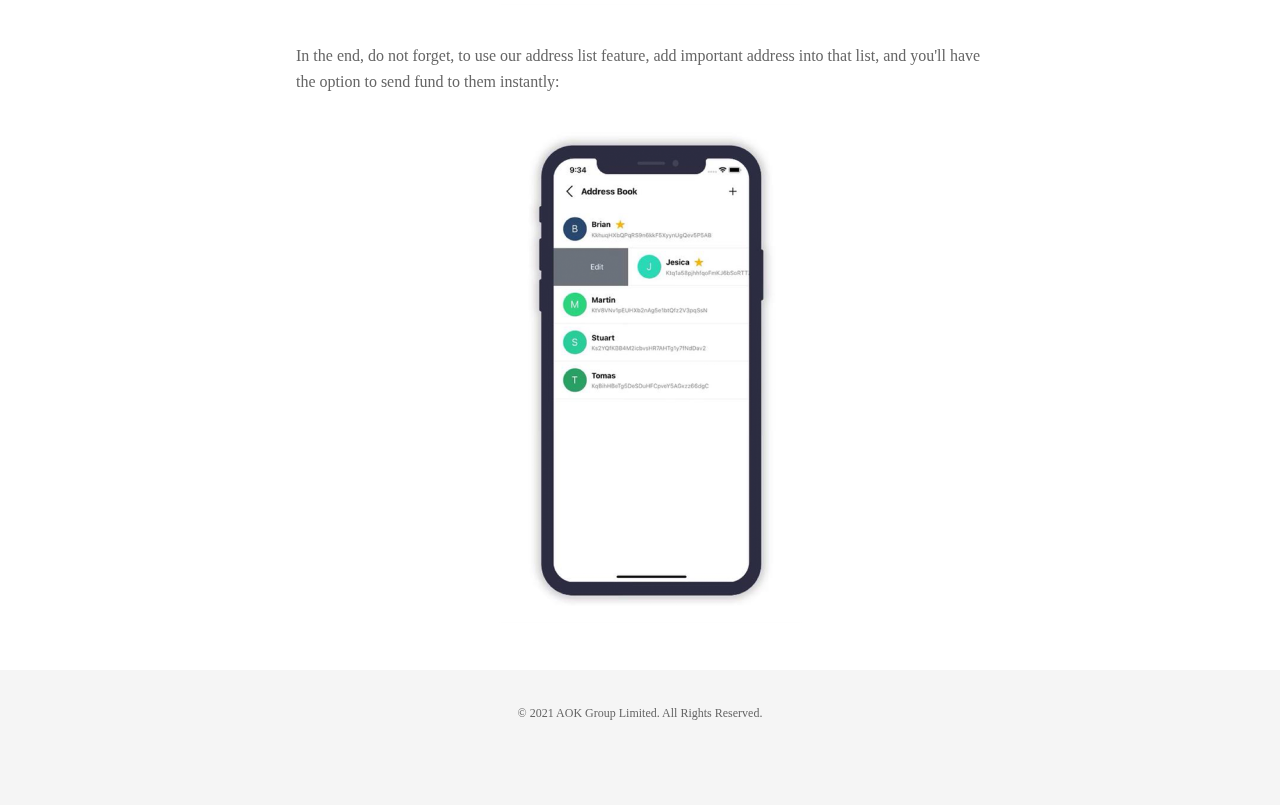
<file: site/mobile/index.html>
<!doctype html>
<html lang="en" class="no-js">
  <head>
    
      <meta charset="utf-8">
      <meta name="viewport" content="width=device-width,initial-scale=1">
      
      
      
      
      <link rel="shortcut icon" href="../assets/images/favicon.png">
      <meta name="generator" content="mkdocs-1.1.2, mkdocs-material-6.1.6">
    
    
      
        <title>Mobile wallet - AOK Documentation</title>
      
    
    
      <link rel="stylesheet" href="../assets/stylesheets/main.6910b76c.min.css">
      
        
        <link rel="stylesheet" href="../assets/stylesheets/palette.196e0c26.min.css">
        
      
    
    
    
      
        
        <link href="https://fonts.gstatic.com" rel="preconnect" crossorigin>
        <link rel="stylesheet" href="https://fonts.googleapis.com/css?family=Roboto:300,400,400i,700%7CRoboto+Mono&display=fallback">
        <style>body,input{font-family:"Roboto",-apple-system,BlinkMacSystemFont,Helvetica,Arial,sans-serif}code,kbd,pre{font-family:"Roboto Mono",SFMono-Regular,Consolas,Menlo,monospace}</style>
      
    
    
    
      <link rel="stylesheet" href="../assets/stylesheets/extra.css">
    
    
      
    
    
  </head>
  
  
    
    
    
    
    
    <body dir="ltr" data-md-color-scheme="default" data-md-color-primary="" data-md-color-accent="">
      
  
    <input class="md-toggle" data-md-toggle="drawer" type="checkbox" id="__drawer" autocomplete="off">
    <input class="md-toggle" data-md-toggle="search" type="checkbox" id="__search" autocomplete="off">
    <label class="md-overlay" for="__drawer"></label>
    <div data-md-component="skip">
      
        
        <a href="#mobile-wallet" class="md-skip">
          Skip to content
        </a>
      
    </div>
    <div data-md-component="announce">
      
    </div>
    
      <header class="md-header" data-md-component="header">
  <nav class="md-header-nav md-grid" aria-label="Header" style="padding-top: .4em">
    <a href="/" title="AOK Docs" class="md-header-nav__button md-logo" aria-label="AOK Docs">


  <svg xmlns="http://www.w3.org/2000/svg" viewBox="0 0 37 37">
      <path fill="#fff" stroke="rgba(0,0,0,0)" stroke-miterlimit="10" d="M18 36A18 18 0 0 1 5.272 5.272a18 18 0 0 1 25.456 25.456A17.882 17.882 0 0 1 18 36zm-1.8-16.228h3.426l2.036 7.1h6.715l-2.025-7.1H28.8V18.2h-2.9l-.322-1.134H28.8v-1.548h-3.673l-2.283-7.994h-9.858L10.7 15.518H7.031v1.548h3.226L9.935 18.2h-2.9v1.572h2.441l-2.021 7.1h6.721l2.024-7.099zm9.34 5.544h-1.928l-1.586-5.544h1.929l1.586 5.543zm-13.322 0h-1.932l1.589-5.544H13.8l-1.586 5.543zM23.509 18.2h-1.941l-.322-1.134h1.932l.331 1.133zm-4.328 0h-2.523l.326-1.134h1.866l.331 1.133zm-4.919 0h-1.931l.322-1.134h1.929l-.32 1.134zm8.469-2.683h-1.92l-1.672-5.824h1.932l1.659 5.824zm-4.316 0h-.986l.487-1.725.5 1.724zm-3.388 0H13.1l1.66-5.825h1.932l-1.663 5.824z" transform="translate(-19.5 -29.5) translate(20 30)"/>
  </svg>
    </a>
    <label class="md-header-nav__button md-icon" for="__drawer">
        <svg xmlns="http://www.w3.org/2000/svg" width="36" height="36" viewBox="0 0 36 36">
            <g id="Mo_Menu_Icon_36px" transform="translate(-319 -32)">
                <g id="그룹_1236" transform="translate(324 32)">
                    <path id="사각형_7398" d="M0 0H26V2H0z" class="cls-2" transform="translate(0 10)"/>
                    <path id="사각형_7399" d="M0 0H18V2H0z" class="cls-2" transform="translate(8 17)"/>
                    <path id="사각형_7400" d="M0 0H26V2H0z" class="cls-2" transform="translate(0 24)"/>
                </g>
            </g>
        </svg>
    </label>
    <label class="md-header-nav__button md-icon" for="__search" style="right: 40px;">
        <svg xmlns="http://www.w3.org/2000/svg" viewBox="0 0 24 24">
            <path d="M9.5 3A6.5 6.5 0 0116 9.5c0 1.61-.59 3.09-1.56 4.23l.27.27h.79l5 5-1.5 1.5-5-5v-.79l-.27-.27A6.516 6.516 0 019.5 16 6.5 6.5 0 013 9.5 6.5 6.5 0 019.5 3m0 2C7 5 5 7 5 9.5S7 14 9.5 14 14 12 14 9.5 12 5 9.5 5z">
            </path>
        </svg>
    </label>
    <div class="md-header-nav__title" data-md-component="header-title">

        <div class="md-header-nav__ellipsis">
          <span class="md-header-nav__topic md-ellipsis">
            Documentation V1.2
          </span>
          <span class="md-header-nav__topic md-ellipsis">

              Mobile wallet

          </span>
        </div>

    </div>

    <div class="md-header-nav__source">
        <a href="https://github.com/AokChain" title="Go to repository" class="md-source">
            <div class="md-source__icon md-icon">
                <svg class="octicon octicon-mark-github v-align-middle" height="32" viewBox="0 0 16 16" version="1.1" width="32" aria-hidden="true"><path fill-rule="evenodd" d="M8 0C3.58 0 0 3.58 0 8c0 3.54 2.29 6.53 5.47 7.59.4.07.55-.17.55-.38 0-.19-.01-.82-.01-1.49-2.01.37-2.53-.49-2.69-.94-.09-.23-.48-.94-.82-1.13-.28-.15-.68-.52-.01-.53.63-.01 1.08.58 1.23.82.72 1.21 1.87.87 2.33.66.07-.52.28-.87.51-1.07-1.78-.2-3.64-.89-3.64-3.95 0-.87.31-1.59.82-2.15-.08-.2-.36-1.02.08-2.12 0 0 .67-.21 2.2.82.64-.18 1.32-.27 2-.27.68 0 1.36.09 2 .27 1.53-1.04 2.2-.82 2.2-.82.44 1.1.16 1.92.08 2.12.51.56.82 1.27.82 2.15 0 3.07-1.87 3.75-3.65 3.95.29.25.54.73.54 1.48 0 1.07-.01 1.93-.01 2.2 0 .21.15.46.55.38A8.013 8.013 0 0016 8c0-4.42-3.58-8-8-8z"></path></svg>
            </div>
            <div class="md-source__repository" data-md-state="done">
                Go to GitHub →
            </div>
        </a>
    </div>

  </nav>

  <nav class="md-header-nav md-grid">
      <div class="md-search" data-md-component="search" role="dialog">
        <label class="md-search__overlay" for="__search"></label>
        <div class="md-search__inner" role="search">
          <form class="md-search__form" name="search">
            <input type="text" class="md-search__input" name="query" aria-label="Search" placeholder="Search" autocapitalize="off" autocorrect="off" autocomplete="off" spellcheck="false" data-md-component="search-query" data-md-state="active" required>
            <label class="md-search__icon md-icon" for="__search">
              <svg xmlns="http://www.w3.org/2000/svg" viewBox="0 0 24 24"><path d="M9.5 3A6.5 6.5 0 0116 9.5c0 1.61-.59 3.09-1.56 4.23l.27.27h.79l5 5-1.5 1.5-5-5v-.79l-.27-.27A6.516 6.516 0 019.5 16 6.5 6.5 0 013 9.5 6.5 6.5 0 019.5 3m0 2C7 5 5 7 5 9.5S7 14 9.5 14 14 12 14 9.5 12 5 9.5 5z"/></svg>
              <svg xmlns="http://www.w3.org/2000/svg" viewBox="0 0 24 24"><path d="M20 11v2H8l5.5 5.5-1.42 1.42L4.16 12l7.92-7.92L13.5 5.5 8 11h12z"/></svg>
            </label>
            <button type="reset" class="md-search__icon md-icon" aria-label="Clear" data-md-component="search-reset" tabindex="-1">
              <svg xmlns="http://www.w3.org/2000/svg" viewBox="0 0 24 24"><path d="M19 6.41L17.59 5 12 10.59 6.41 5 5 6.41 10.59 12 5 17.59 6.41 19 12 13.41 17.59 19 19 17.59 13.41 12 19 6.41z"/></svg>
            </button>
          </form>
          <div class="md-search__output">
            <div class="md-search__scrollwrap" data-md-scrollfix>
              <div class="md-search-result" data-md-component="search-result">
                <div class="md-search-result__meta">
                  Initializing search
                </div>
                <ol class="md-search-result__list"></ol>
              </div>
            </div>
          </div>
        </div>
      </div>
  </nav>
</header>
    
    <div class="md-container" data-md-component="container">
      
      
        
      
      <main class="md-main" data-md-component="main">
        <div class="md-main__inner md-grid">
          
            
              <div class="md-sidebar md-sidebar--primary" data-md-component="navigation">
                <div class="md-sidebar__scrollwrap">
                  <div class="md-sidebar__inner">
                    

<nav class="md-nav md-nav--primary" aria-label="Navigation" data-md-level="0">
  <label class="md-nav__title" for="__drawer">
    <a href=".." title="AOK Documentation" class="md-nav__button md-logo" aria-label="AOK Documentation">
      
  <img src="../assets/logo.png" alt="logo">

    </a>
    AOK Documentation
  </label>
  
  <ul class="md-nav__list" data-md-scrollfix>
    
      
      
      


  <li class="md-nav__item">
    <a href=".." class="md-nav__link">
      Overview
    </a>
  </li>

    
      
      
      


  <li class="md-nav__item">
    <a href="../node/" class="md-nav__link">
      Full node
    </a>
  </li>

    
      
      
      


  <li class="md-nav__item">
    <a href="../desktop/" class="md-nav__link">
      Desktop wallet
    </a>
  </li>

    
      
      
      

  


  <li class="md-nav__item md-nav__item--active">
    
    <input class="md-nav__toggle md-toggle" data-md-toggle="toc" type="checkbox" id="__toc">
    
      
    
    
    <a href="./" class="md-nav__link md-nav__link--active">
      Mobile wallet
    </a>
    
  </li>

    
      
      
      


  <li class="md-nav__item">
    <a href="../staking/" class="md-nav__link">
      Staking
    </a>
  </li>

    
      
      
      


  <li class="md-nav__item">
    <a href="../metadata/" class="md-nav__link">
      Token metadata
    </a>
  </li>

    
      
      
      


  <li class="md-nav__item">
    <a href="../atomic/" class="md-nav__link">
      Atomic swaps
    </a>
  </li>

    
      
      
      


  <li class="md-nav__item">
    <a href="../rpc/" class="md-nav__link">
      RPC
    </a>
  </li>

    
  </ul>
</nav>
                  </div>
                </div>
              </div>
            
            
              <div class="md-sidebar md-sidebar--secondary" data-md-component="toc">
                <div class="md-sidebar__scrollwrap">
                  <div class="md-sidebar__inner">
                    
<nav class="md-nav md-nav--secondary" aria-label="Table of contents">
  
  
    
  
  
</nav>
                  </div>
                </div>
              </div>
            
          
          <div class="md-content">
            <article class="md-content__inner md-typeset">
              
                
                
                <h1 id="mobile-wallet">Mobile wallet</h1>
<p>You can get latest mobile wallet from <a href="https://aok.network/download.php">here</a>. AOK mobile wallet is listed in  <a href="https://play.google.com/store/apps/details?id=com.aokey">Play Market</a> and <a href="https://apps.apple.com/us/app/aok-wallet/id1514809987">App Store</a>.</p>
<p>During first run of mobile wallet, you'll need to create or import a wallet using seed phrase:</p>
<p><img alt="Creation" src="../assets/mobile/first.png" /></p>
<p>Once it's done, you will see password screen, select your password carefully:</p>
<p><img alt="Password" src="../assets/mobile/password.png" /></p>
<p>You can send your AOK coins via send screen:</p>
<p><img alt="Send" src="../assets/mobile/send.png" /></p>
<p>New address can be created at receive screen:</p>
<p><img alt="Receive" src="../assets/mobile/receive.png" /></p>
<p>At transactions screen you can check your history of transfers:</p>
<p><img alt="History" src="../assets/mobile/history.png" /></p>
<p>In the end, do not forget, to use our address list feature, add important address into that list, and you'll have the option to send fund to them instantly:</p>
<p><img alt="Address List" src="../assets/mobile/addresslist.png" /></p>
                
              
              
                


              
            </article>
          </div>
        </div>
      </main>
      
        
<footer>
    <p>© 2021 AOK Group Limited. All Rights Reserved.</p>
</footer>
      
    </div>
    
      <script src="../assets/javascripts/vendor.fd16492e.min.js"></script>
      <script src="../assets/javascripts/bundle.7836ba4d.min.js"></script><script id="__lang" type="application/json">{"clipboard.copy": "Copy to clipboard", "clipboard.copied": "Copied to clipboard", "search.config.lang": "en", "search.config.pipeline": "trimmer, stopWordFilter", "search.config.separator": "[\\s\\-]+", "search.placeholder": "Search", "search.result.placeholder": "Type to start searching", "search.result.none": "No matching documents", "search.result.one": "1 matching document", "search.result.other": "# matching documents", "search.result.more.one": "1 more on this page", "search.result.more.other": "# more on this page", "search.result.term.missing": "Missing"}</script>
      
      <script>
        app = initialize({
          base: "..",
          features: [],
          search: Object.assign({
            worker: "../assets/javascripts/worker/search.4ac00218.min.js"
          }, typeof search !== "undefined" && search)
        })
      </script>
      
    
  </body>
</html>
</file>
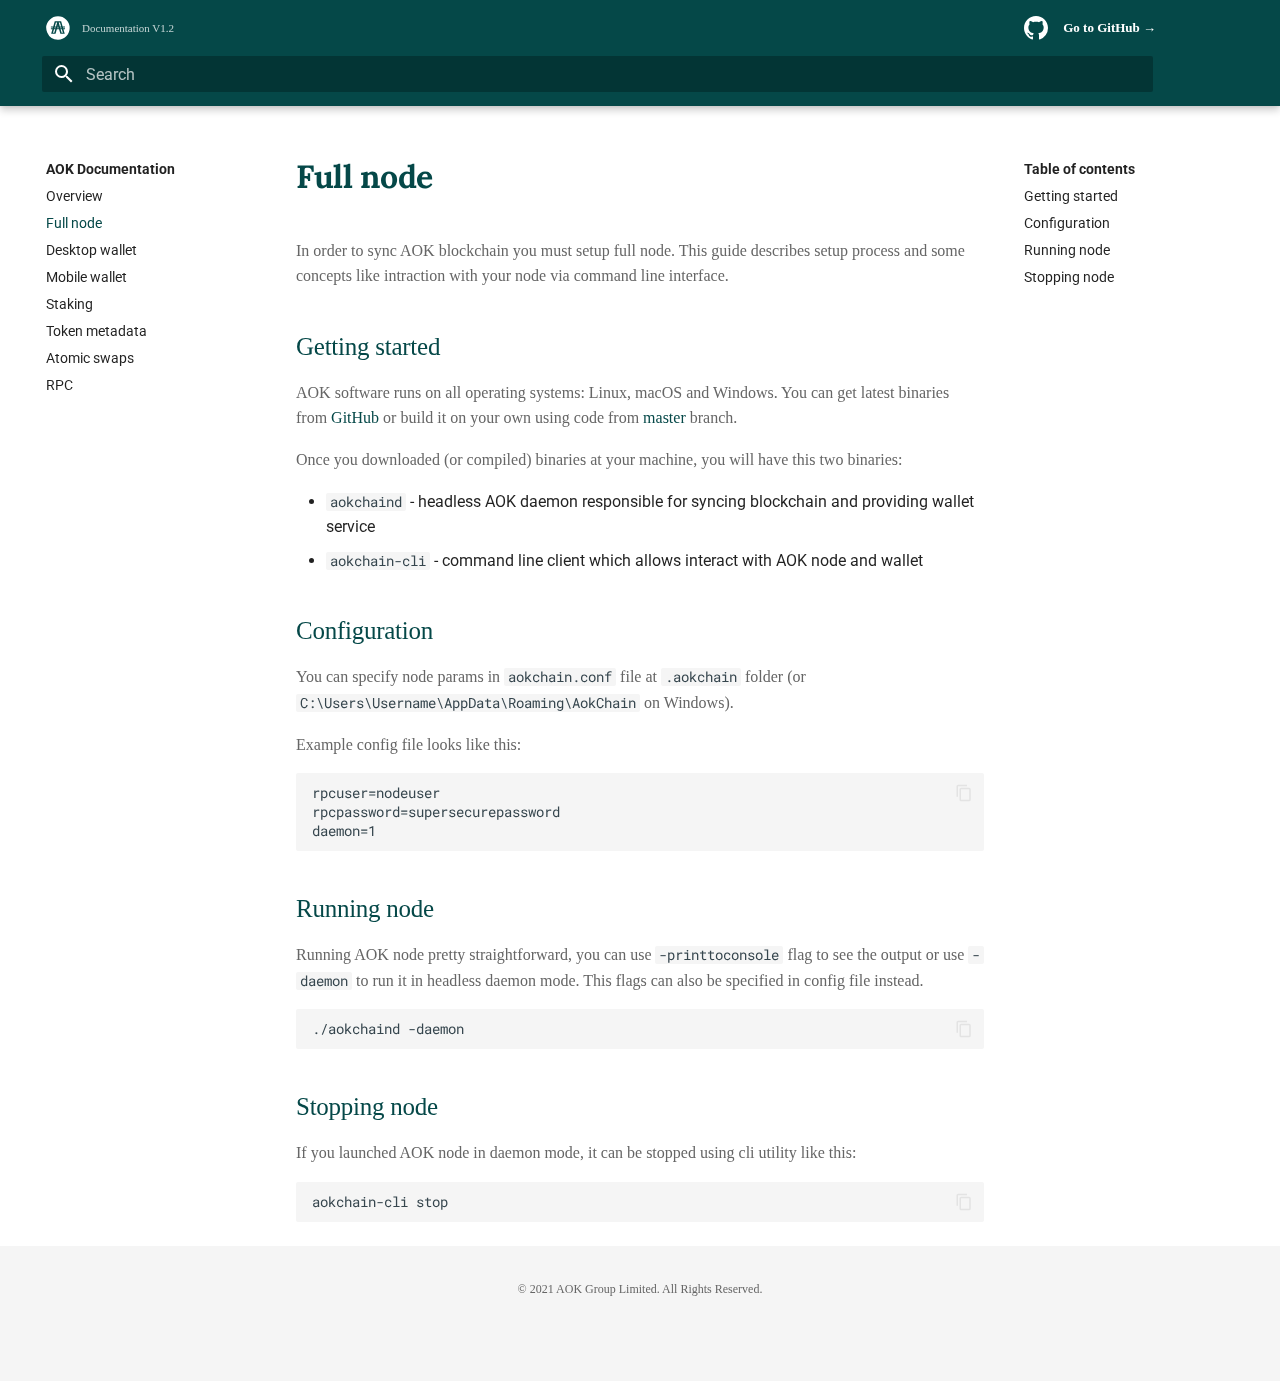
<file: site/node/index.html>
<!doctype html>
<html lang="en" class="no-js">
  <head>
    
      <meta charset="utf-8">
      <meta name="viewport" content="width=device-width,initial-scale=1">
      
      
      
      
      <link rel="shortcut icon" href="../assets/images/favicon.png">
      <meta name="generator" content="mkdocs-1.1.2, mkdocs-material-6.1.6">
    
    
      
        <title>Full node - AOK Documentation</title>
      
    
    
      <link rel="stylesheet" href="../assets/stylesheets/main.6910b76c.min.css">
      
        
        <link rel="stylesheet" href="../assets/stylesheets/palette.196e0c26.min.css">
        
      
    
    
    
      
        
        <link href="https://fonts.gstatic.com" rel="preconnect" crossorigin>
        <link rel="stylesheet" href="https://fonts.googleapis.com/css?family=Roboto:300,400,400i,700%7CRoboto+Mono&display=fallback">
        <style>body,input{font-family:"Roboto",-apple-system,BlinkMacSystemFont,Helvetica,Arial,sans-serif}code,kbd,pre{font-family:"Roboto Mono",SFMono-Regular,Consolas,Menlo,monospace}</style>
      
    
    
    
      <link rel="stylesheet" href="../assets/stylesheets/extra.css">
    
    
      
    
    
  </head>
  
  
    
    
    
    
    
    <body dir="ltr" data-md-color-scheme="default" data-md-color-primary="" data-md-color-accent="">
      
  
    <input class="md-toggle" data-md-toggle="drawer" type="checkbox" id="__drawer" autocomplete="off">
    <input class="md-toggle" data-md-toggle="search" type="checkbox" id="__search" autocomplete="off">
    <label class="md-overlay" for="__drawer"></label>
    <div data-md-component="skip">
      
        
        <a href="#full-node" class="md-skip">
          Skip to content
        </a>
      
    </div>
    <div data-md-component="announce">
      
    </div>
    
      <header class="md-header" data-md-component="header">
  <nav class="md-header-nav md-grid" aria-label="Header" style="padding-top: .4em">
    <a href="/" title="AOK Docs" class="md-header-nav__button md-logo" aria-label="AOK Docs">


  <svg xmlns="http://www.w3.org/2000/svg" viewBox="0 0 37 37">
      <path fill="#fff" stroke="rgba(0,0,0,0)" stroke-miterlimit="10" d="M18 36A18 18 0 0 1 5.272 5.272a18 18 0 0 1 25.456 25.456A17.882 17.882 0 0 1 18 36zm-1.8-16.228h3.426l2.036 7.1h6.715l-2.025-7.1H28.8V18.2h-2.9l-.322-1.134H28.8v-1.548h-3.673l-2.283-7.994h-9.858L10.7 15.518H7.031v1.548h3.226L9.935 18.2h-2.9v1.572h2.441l-2.021 7.1h6.721l2.024-7.099zm9.34 5.544h-1.928l-1.586-5.544h1.929l1.586 5.543zm-13.322 0h-1.932l1.589-5.544H13.8l-1.586 5.543zM23.509 18.2h-1.941l-.322-1.134h1.932l.331 1.133zm-4.328 0h-2.523l.326-1.134h1.866l.331 1.133zm-4.919 0h-1.931l.322-1.134h1.929l-.32 1.134zm8.469-2.683h-1.92l-1.672-5.824h1.932l1.659 5.824zm-4.316 0h-.986l.487-1.725.5 1.724zm-3.388 0H13.1l1.66-5.825h1.932l-1.663 5.824z" transform="translate(-19.5 -29.5) translate(20 30)"/>
  </svg>
    </a>
    <label class="md-header-nav__button md-icon" for="__drawer">
        <svg xmlns="http://www.w3.org/2000/svg" width="36" height="36" viewBox="0 0 36 36">
            <g id="Mo_Menu_Icon_36px" transform="translate(-319 -32)">
                <g id="그룹_1236" transform="translate(324 32)">
                    <path id="사각형_7398" d="M0 0H26V2H0z" class="cls-2" transform="translate(0 10)"/>
                    <path id="사각형_7399" d="M0 0H18V2H0z" class="cls-2" transform="translate(8 17)"/>
                    <path id="사각형_7400" d="M0 0H26V2H0z" class="cls-2" transform="translate(0 24)"/>
                </g>
            </g>
        </svg>
    </label>
    <label class="md-header-nav__button md-icon" for="__search" style="right: 40px;">
        <svg xmlns="http://www.w3.org/2000/svg" viewBox="0 0 24 24">
            <path d="M9.5 3A6.5 6.5 0 0116 9.5c0 1.61-.59 3.09-1.56 4.23l.27.27h.79l5 5-1.5 1.5-5-5v-.79l-.27-.27A6.516 6.516 0 019.5 16 6.5 6.5 0 013 9.5 6.5 6.5 0 019.5 3m0 2C7 5 5 7 5 9.5S7 14 9.5 14 14 12 14 9.5 12 5 9.5 5z">
            </path>
        </svg>
    </label>
    <div class="md-header-nav__title" data-md-component="header-title">

        <div class="md-header-nav__ellipsis">
          <span class="md-header-nav__topic md-ellipsis">
            Documentation V1.2
          </span>
          <span class="md-header-nav__topic md-ellipsis">

              Full node

          </span>
        </div>

    </div>

    <div class="md-header-nav__source">
        <a href="https://github.com/AokChain" title="Go to repository" class="md-source">
            <div class="md-source__icon md-icon">
                <svg class="octicon octicon-mark-github v-align-middle" height="32" viewBox="0 0 16 16" version="1.1" width="32" aria-hidden="true"><path fill-rule="evenodd" d="M8 0C3.58 0 0 3.58 0 8c0 3.54 2.29 6.53 5.47 7.59.4.07.55-.17.55-.38 0-.19-.01-.82-.01-1.49-2.01.37-2.53-.49-2.69-.94-.09-.23-.48-.94-.82-1.13-.28-.15-.68-.52-.01-.53.63-.01 1.08.58 1.23.82.72 1.21 1.87.87 2.33.66.07-.52.28-.87.51-1.07-1.78-.2-3.64-.89-3.64-3.95 0-.87.31-1.59.82-2.15-.08-.2-.36-1.02.08-2.12 0 0 .67-.21 2.2.82.64-.18 1.32-.27 2-.27.68 0 1.36.09 2 .27 1.53-1.04 2.2-.82 2.2-.82.44 1.1.16 1.92.08 2.12.51.56.82 1.27.82 2.15 0 3.07-1.87 3.75-3.65 3.95.29.25.54.73.54 1.48 0 1.07-.01 1.93-.01 2.2 0 .21.15.46.55.38A8.013 8.013 0 0016 8c0-4.42-3.58-8-8-8z"></path></svg>
            </div>
            <div class="md-source__repository" data-md-state="done">
                Go to GitHub →
            </div>
        </a>
    </div>

  </nav>

  <nav class="md-header-nav md-grid">
      <div class="md-search" data-md-component="search" role="dialog">
        <label class="md-search__overlay" for="__search"></label>
        <div class="md-search__inner" role="search">
          <form class="md-search__form" name="search">
            <input type="text" class="md-search__input" name="query" aria-label="Search" placeholder="Search" autocapitalize="off" autocorrect="off" autocomplete="off" spellcheck="false" data-md-component="search-query" data-md-state="active" required>
            <label class="md-search__icon md-icon" for="__search">
              <svg xmlns="http://www.w3.org/2000/svg" viewBox="0 0 24 24"><path d="M9.5 3A6.5 6.5 0 0116 9.5c0 1.61-.59 3.09-1.56 4.23l.27.27h.79l5 5-1.5 1.5-5-5v-.79l-.27-.27A6.516 6.516 0 019.5 16 6.5 6.5 0 013 9.5 6.5 6.5 0 019.5 3m0 2C7 5 5 7 5 9.5S7 14 9.5 14 14 12 14 9.5 12 5 9.5 5z"/></svg>
              <svg xmlns="http://www.w3.org/2000/svg" viewBox="0 0 24 24"><path d="M20 11v2H8l5.5 5.5-1.42 1.42L4.16 12l7.92-7.92L13.5 5.5 8 11h12z"/></svg>
            </label>
            <button type="reset" class="md-search__icon md-icon" aria-label="Clear" data-md-component="search-reset" tabindex="-1">
              <svg xmlns="http://www.w3.org/2000/svg" viewBox="0 0 24 24"><path d="M19 6.41L17.59 5 12 10.59 6.41 5 5 6.41 10.59 12 5 17.59 6.41 19 12 13.41 17.59 19 19 17.59 13.41 12 19 6.41z"/></svg>
            </button>
          </form>
          <div class="md-search__output">
            <div class="md-search__scrollwrap" data-md-scrollfix>
              <div class="md-search-result" data-md-component="search-result">
                <div class="md-search-result__meta">
                  Initializing search
                </div>
                <ol class="md-search-result__list"></ol>
              </div>
            </div>
          </div>
        </div>
      </div>
  </nav>
</header>
    
    <div class="md-container" data-md-component="container">
      
      
        
      
      <main class="md-main" data-md-component="main">
        <div class="md-main__inner md-grid">
          
            
              <div class="md-sidebar md-sidebar--primary" data-md-component="navigation">
                <div class="md-sidebar__scrollwrap">
                  <div class="md-sidebar__inner">
                    

<nav class="md-nav md-nav--primary" aria-label="Navigation" data-md-level="0">
  <label class="md-nav__title" for="__drawer">
    <a href=".." title="AOK Documentation" class="md-nav__button md-logo" aria-label="AOK Documentation">
      
  <img src="../assets/logo.png" alt="logo">

    </a>
    AOK Documentation
  </label>
  
  <ul class="md-nav__list" data-md-scrollfix>
    
      
      
      


  <li class="md-nav__item">
    <a href=".." class="md-nav__link">
      Overview
    </a>
  </li>

    
      
      
      

  


  <li class="md-nav__item md-nav__item--active">
    
    <input class="md-nav__toggle md-toggle" data-md-toggle="toc" type="checkbox" id="__toc">
    
      
    
    
      <label class="md-nav__link md-nav__link--active" for="__toc">
        Full node
        <span class="md-nav__icon md-icon"></span>
      </label>
    
    <a href="./" class="md-nav__link md-nav__link--active">
      Full node
    </a>
    
      
<nav class="md-nav md-nav--secondary" aria-label="Table of contents">
  
  
    
  
  
    <label class="md-nav__title" for="__toc">
      <span class="md-nav__icon md-icon"></span>
      Table of contents
    </label>
    <ul class="md-nav__list" data-md-scrollfix>
      
        <li class="md-nav__item">
  <a href="#getting-started" class="md-nav__link">
    Getting started
  </a>
  
</li>
      
        <li class="md-nav__item">
  <a href="#configuration" class="md-nav__link">
    Configuration
  </a>
  
</li>
      
        <li class="md-nav__item">
  <a href="#running-node" class="md-nav__link">
    Running node
  </a>
  
</li>
      
        <li class="md-nav__item">
  <a href="#stopping-node" class="md-nav__link">
    Stopping node
  </a>
  
</li>
      
    </ul>
  
</nav>
    
  </li>

    
      
      
      


  <li class="md-nav__item">
    <a href="../desktop/" class="md-nav__link">
      Desktop wallet
    </a>
  </li>

    
      
      
      


  <li class="md-nav__item">
    <a href="../mobile/" class="md-nav__link">
      Mobile wallet
    </a>
  </li>

    
      
      
      


  <li class="md-nav__item">
    <a href="../staking/" class="md-nav__link">
      Staking
    </a>
  </li>

    
      
      
      


  <li class="md-nav__item">
    <a href="../metadata/" class="md-nav__link">
      Token metadata
    </a>
  </li>

    
      
      
      


  <li class="md-nav__item">
    <a href="../atomic/" class="md-nav__link">
      Atomic swaps
    </a>
  </li>

    
      
      
      


  <li class="md-nav__item">
    <a href="../rpc/" class="md-nav__link">
      RPC
    </a>
  </li>

    
  </ul>
</nav>
                  </div>
                </div>
              </div>
            
            
              <div class="md-sidebar md-sidebar--secondary" data-md-component="toc">
                <div class="md-sidebar__scrollwrap">
                  <div class="md-sidebar__inner">
                    
<nav class="md-nav md-nav--secondary" aria-label="Table of contents">
  
  
    
  
  
    <label class="md-nav__title" for="__toc">
      <span class="md-nav__icon md-icon"></span>
      Table of contents
    </label>
    <ul class="md-nav__list" data-md-scrollfix>
      
        <li class="md-nav__item">
  <a href="#getting-started" class="md-nav__link">
    Getting started
  </a>
  
</li>
      
        <li class="md-nav__item">
  <a href="#configuration" class="md-nav__link">
    Configuration
  </a>
  
</li>
      
        <li class="md-nav__item">
  <a href="#running-node" class="md-nav__link">
    Running node
  </a>
  
</li>
      
        <li class="md-nav__item">
  <a href="#stopping-node" class="md-nav__link">
    Stopping node
  </a>
  
</li>
      
    </ul>
  
</nav>
                  </div>
                </div>
              </div>
            
          
          <div class="md-content">
            <article class="md-content__inner md-typeset">
              
                
                
                <h1 id="full-node">Full node</h1>
<p>In order to sync AOK blockchain you must setup full node. This guide describes setup process and some concepts like intraction with your node via command line interface.</p>
<h2 id="getting-started">Getting started</h2>
<p>AOK software runs on all operating systems: Linux, macOS and Windows. You can get latest binaries from <a href="github.com/AokChain/AokChain/releases/latest">GitHub</a> or build it on your own using code from <a href="https://github.com/AokChain/AokChain/tree/master">master</a> branch.</p>
<p>Once you downloaded (or compiled) binaries at your machine, you will have this two binaries:</p>
<ul>
<li><code>aokchaind</code> - headless AOK daemon responsible for syncing blockchain and providing wallet service</li>
<li><code>aokchain-cli</code> - command line client which allows interact with AOK node and wallet</li>
</ul>
<h2 id="configuration">Configuration</h2>
<p>You can specify node params in <code>aokchain.conf</code> file at <code>.aokchain</code> folder (or <code>C:\Users\Username\AppData\Roaming\AokChain</code> on Windows).</p>
<p>Example config file looks like this:</p>
<pre><code>rpcuser=nodeuser
rpcpassword=supersecurepassword
daemon=1
</code></pre>
<h2 id="running-node">Running node</h2>
<p>Running AOK node pretty straightforward, you can use <code>-printtoconsole</code> flag to see the output or use <code>-daemon</code> to run it in headless daemon mode. This flags can also be specified in config file instead.</p>
<pre><code>./aokchaind -daemon
</code></pre>
<h2 id="stopping-node">Stopping node</h2>
<p>If you launched AOK node in daemon mode, it can be stopped using cli utility like this:</p>
<pre><code>aokchain-cli stop
</code></pre>
                
              
              
                


              
            </article>
          </div>
        </div>
      </main>
      
        
<footer>
    <p>© 2021 AOK Group Limited. All Rights Reserved.</p>
</footer>
      
    </div>
    
      <script src="../assets/javascripts/vendor.fd16492e.min.js"></script>
      <script src="../assets/javascripts/bundle.7836ba4d.min.js"></script><script id="__lang" type="application/json">{"clipboard.copy": "Copy to clipboard", "clipboard.copied": "Copied to clipboard", "search.config.lang": "en", "search.config.pipeline": "trimmer, stopWordFilter", "search.config.separator": "[\\s\\-]+", "search.placeholder": "Search", "search.result.placeholder": "Type to start searching", "search.result.none": "No matching documents", "search.result.one": "1 matching document", "search.result.other": "# matching documents", "search.result.more.one": "1 more on this page", "search.result.more.other": "# more on this page", "search.result.term.missing": "Missing"}</script>
      
      <script>
        app = initialize({
          base: "..",
          features: [],
          search: Object.assign({
            worker: "../assets/javascripts/worker/search.4ac00218.min.js"
          }, typeof search !== "undefined" && search)
        })
      </script>
      
    
  </body>
</html>
</file>
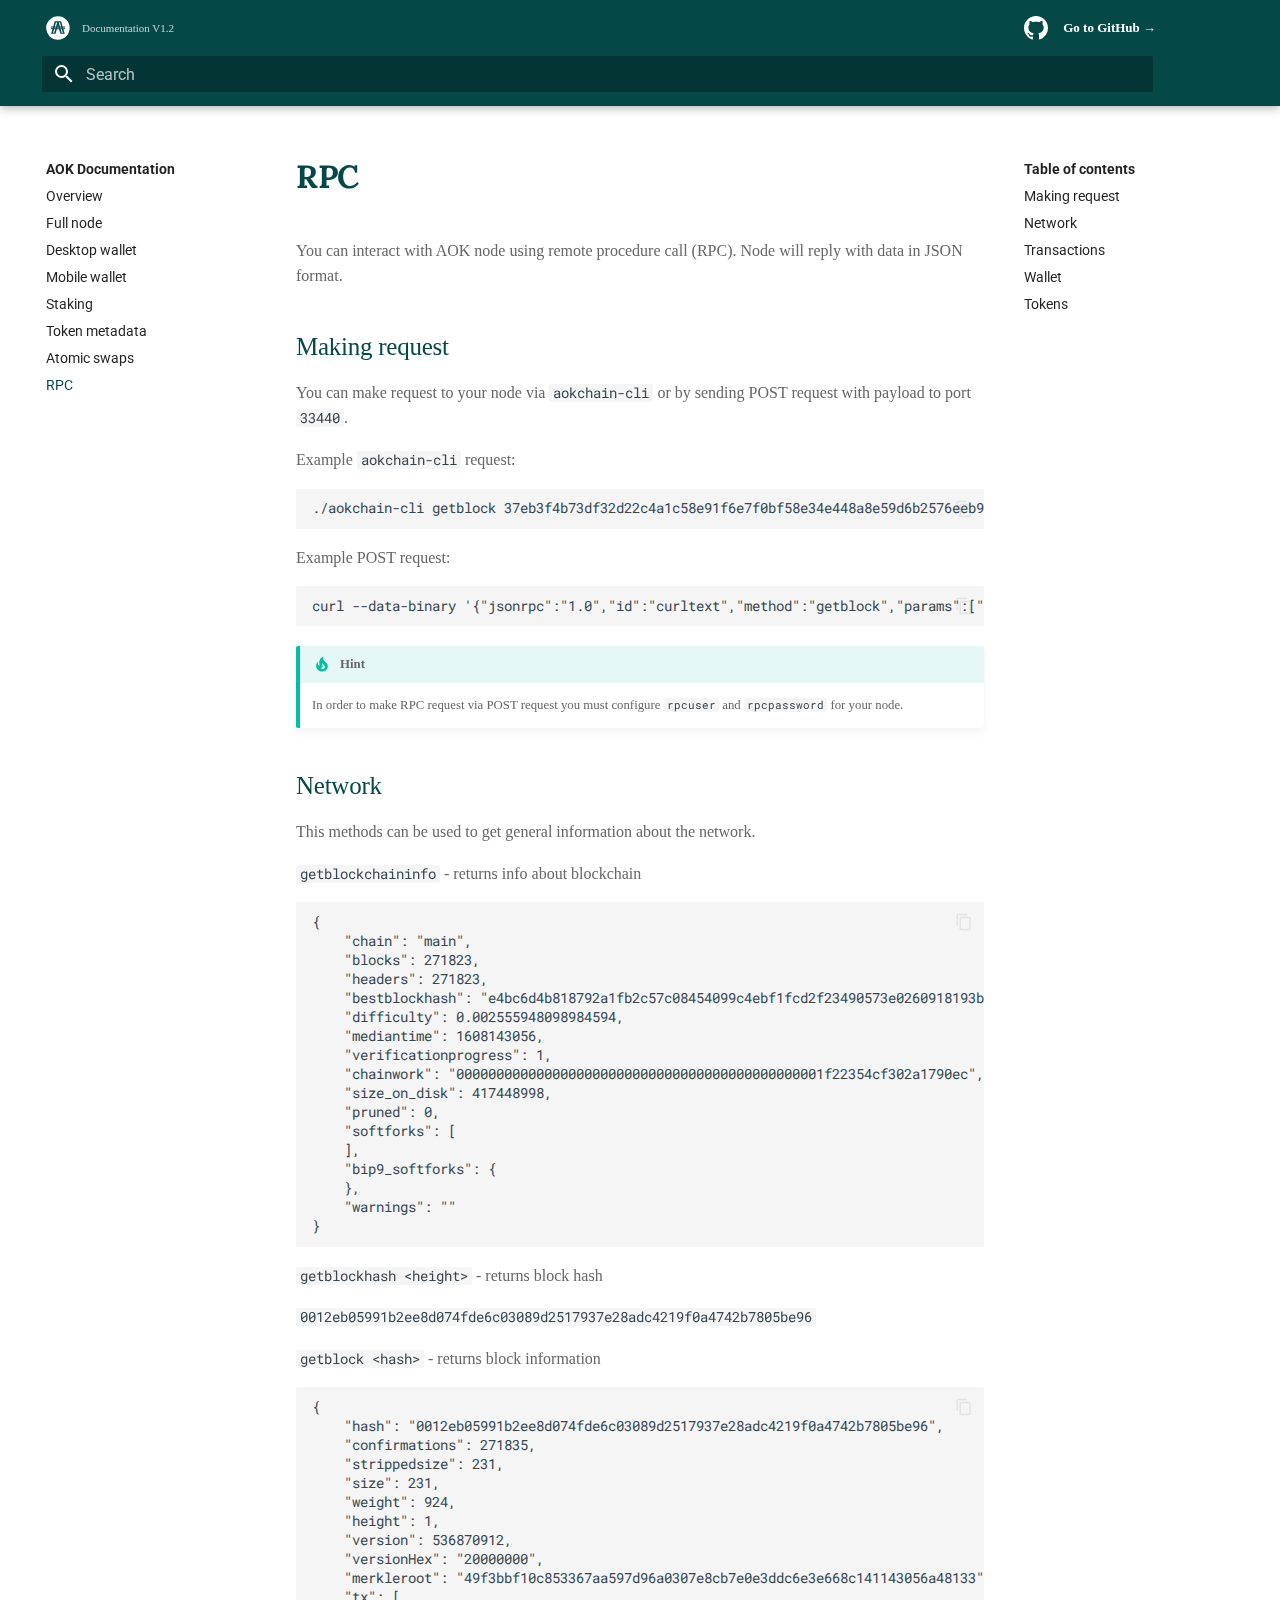
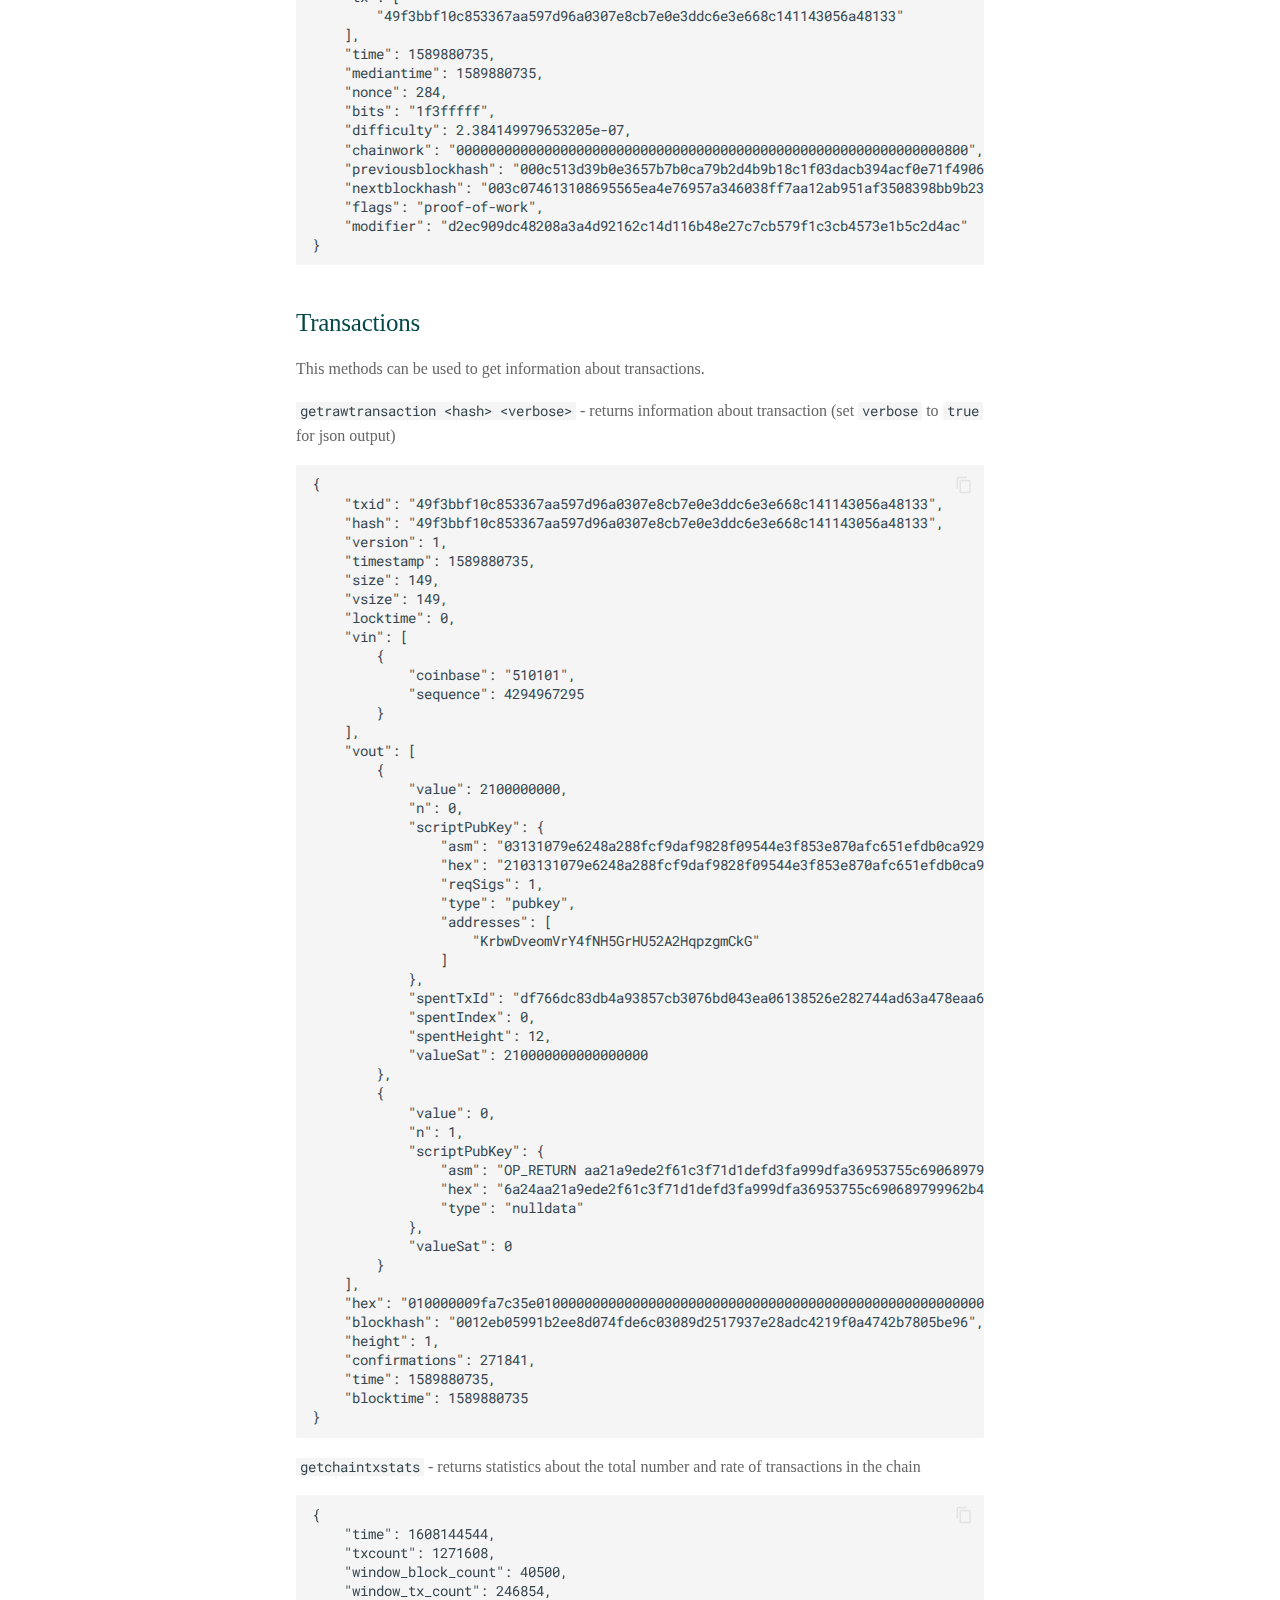
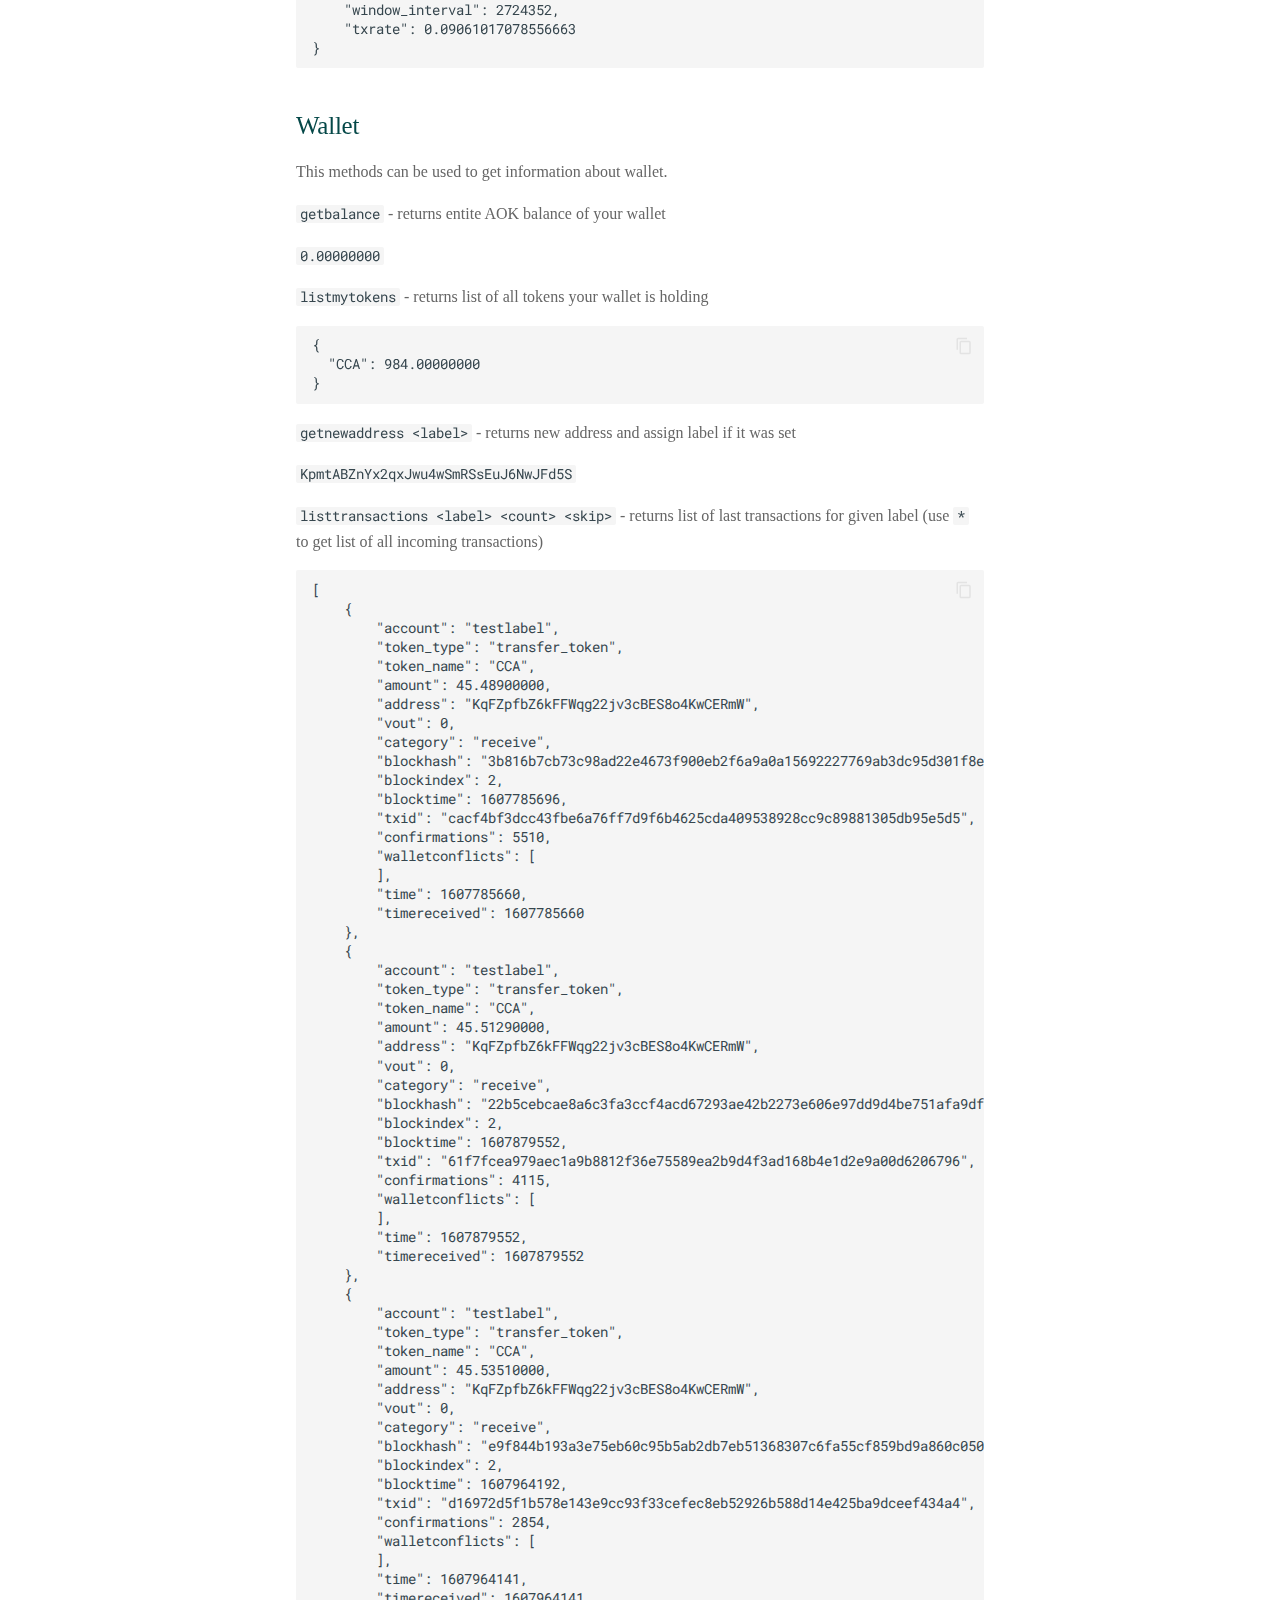
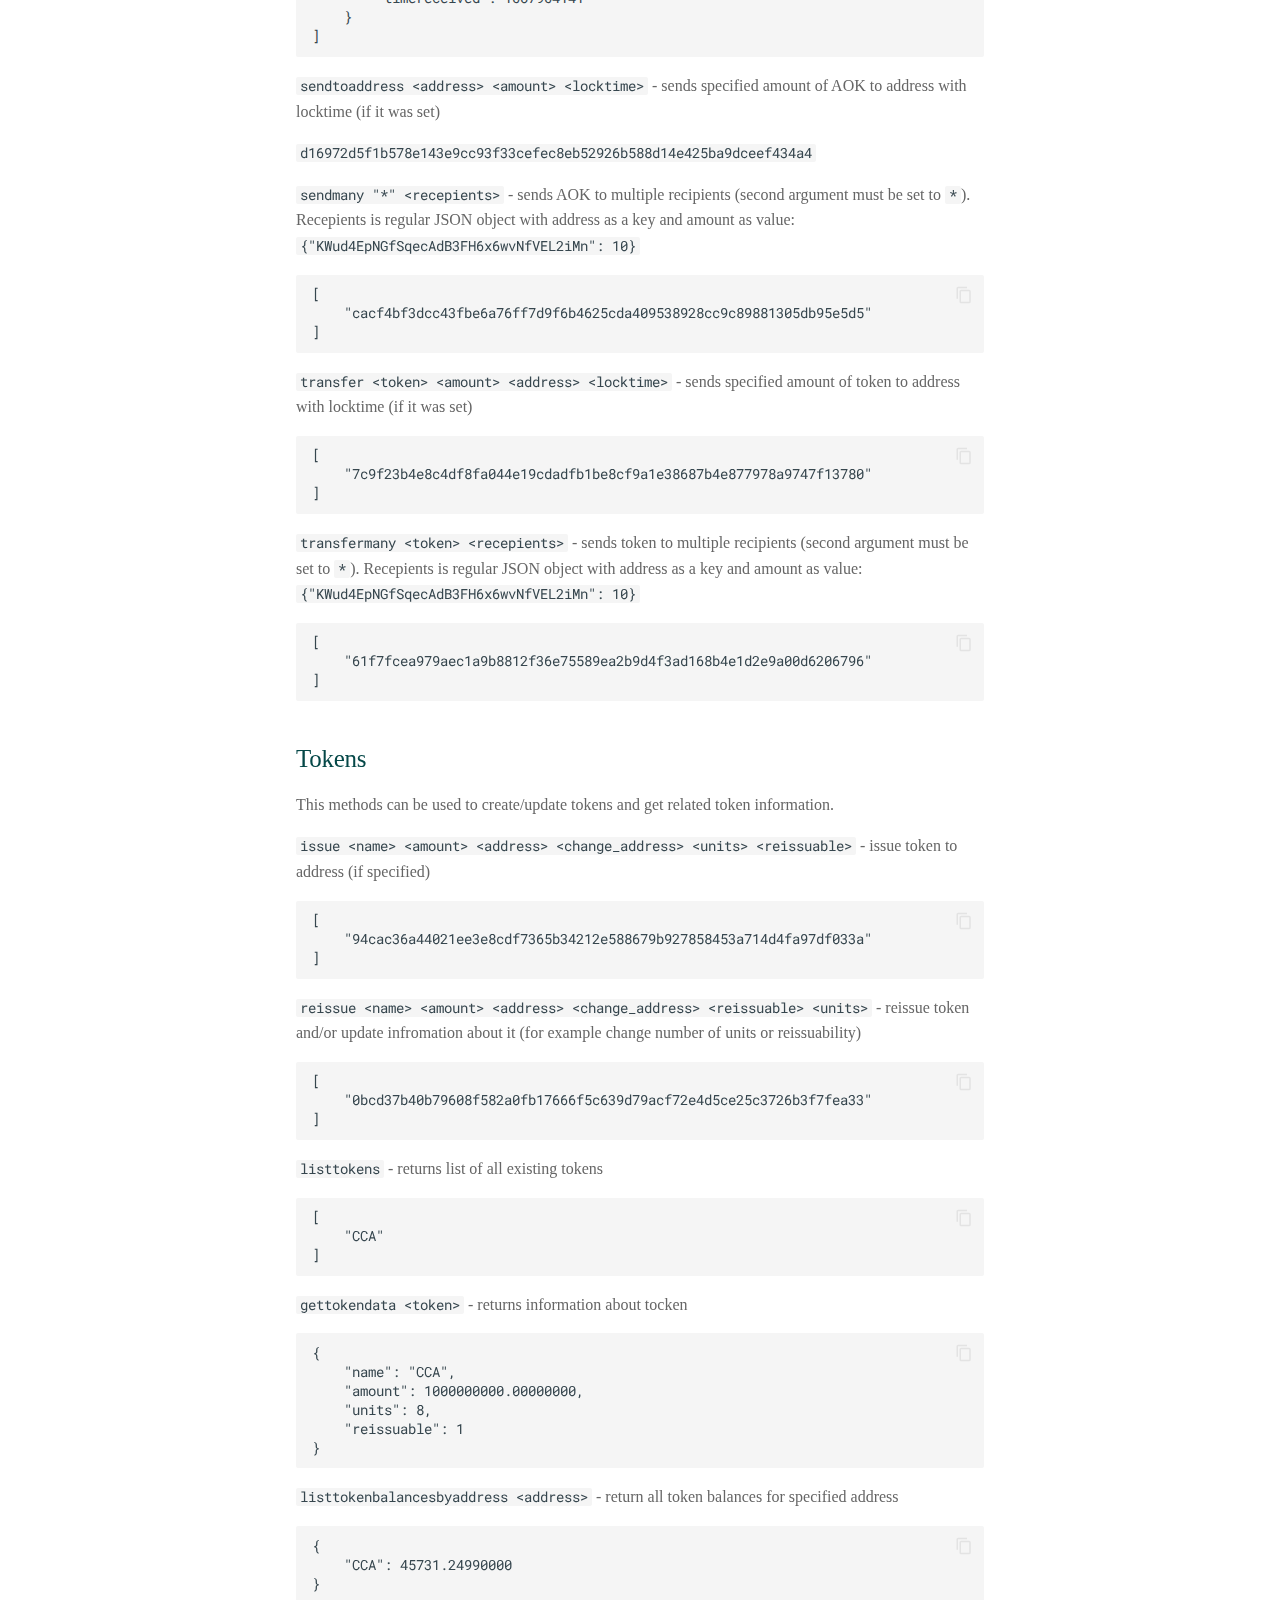
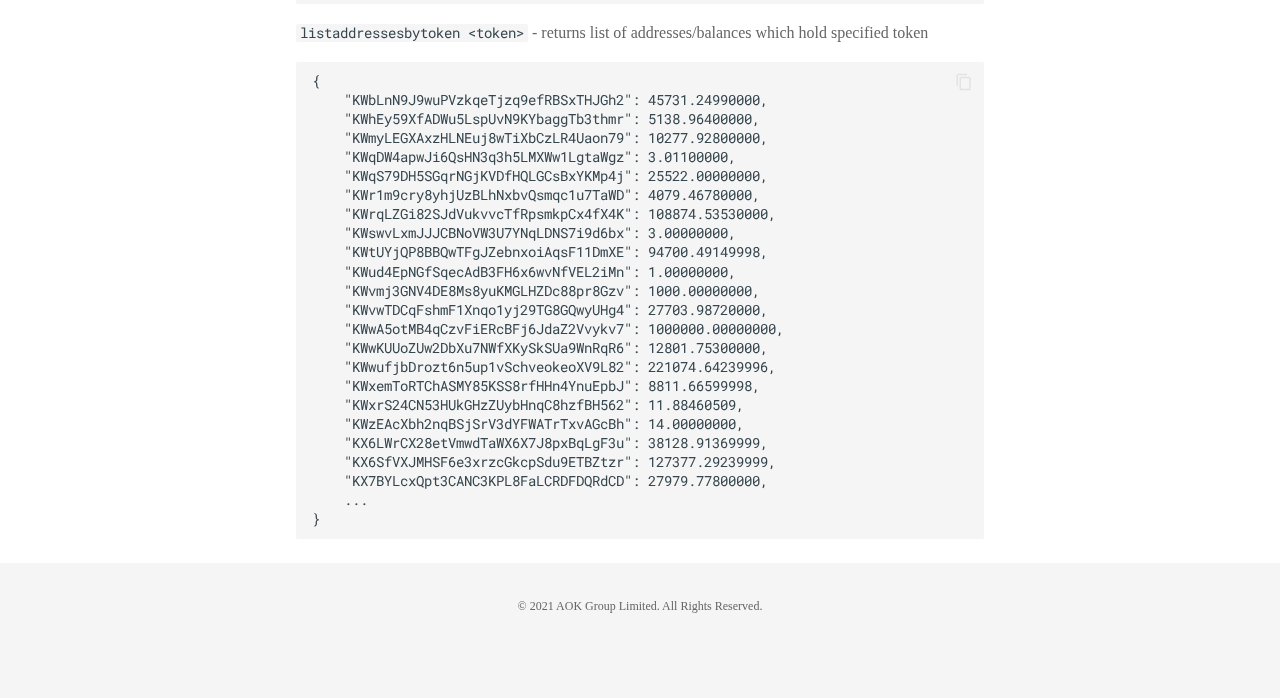
<file: site/rpc/index.html>
<!doctype html>
<html lang="en" class="no-js">
  <head>
    
      <meta charset="utf-8">
      <meta name="viewport" content="width=device-width,initial-scale=1">
      
      
      
      
      <link rel="shortcut icon" href="../assets/images/favicon.png">
      <meta name="generator" content="mkdocs-1.1.2, mkdocs-material-6.1.6">
    
    
      
        <title>RPC - AOK Documentation</title>
      
    
    
      <link rel="stylesheet" href="../assets/stylesheets/main.6910b76c.min.css">
      
        
        <link rel="stylesheet" href="../assets/stylesheets/palette.196e0c26.min.css">
        
      
    
    
    
      
        
        <link href="https://fonts.gstatic.com" rel="preconnect" crossorigin>
        <link rel="stylesheet" href="https://fonts.googleapis.com/css?family=Roboto:300,400,400i,700%7CRoboto+Mono&display=fallback">
        <style>body,input{font-family:"Roboto",-apple-system,BlinkMacSystemFont,Helvetica,Arial,sans-serif}code,kbd,pre{font-family:"Roboto Mono",SFMono-Regular,Consolas,Menlo,monospace}</style>
      
    
    
    
      <link rel="stylesheet" href="../assets/stylesheets/extra.css">
    
    
      
    
    
  </head>
  
  
    
    
    
    
    
    <body dir="ltr" data-md-color-scheme="default" data-md-color-primary="" data-md-color-accent="">
      
  
    <input class="md-toggle" data-md-toggle="drawer" type="checkbox" id="__drawer" autocomplete="off">
    <input class="md-toggle" data-md-toggle="search" type="checkbox" id="__search" autocomplete="off">
    <label class="md-overlay" for="__drawer"></label>
    <div data-md-component="skip">
      
        
        <a href="#rpc" class="md-skip">
          Skip to content
        </a>
      
    </div>
    <div data-md-component="announce">
      
    </div>
    
      <header class="md-header" data-md-component="header">
  <nav class="md-header-nav md-grid" aria-label="Header" style="padding-top: .4em">
    <a href="/" title="AOK Docs" class="md-header-nav__button md-logo" aria-label="AOK Docs">


  <svg xmlns="http://www.w3.org/2000/svg" viewBox="0 0 37 37">
      <path fill="#fff" stroke="rgba(0,0,0,0)" stroke-miterlimit="10" d="M18 36A18 18 0 0 1 5.272 5.272a18 18 0 0 1 25.456 25.456A17.882 17.882 0 0 1 18 36zm-1.8-16.228h3.426l2.036 7.1h6.715l-2.025-7.1H28.8V18.2h-2.9l-.322-1.134H28.8v-1.548h-3.673l-2.283-7.994h-9.858L10.7 15.518H7.031v1.548h3.226L9.935 18.2h-2.9v1.572h2.441l-2.021 7.1h6.721l2.024-7.099zm9.34 5.544h-1.928l-1.586-5.544h1.929l1.586 5.543zm-13.322 0h-1.932l1.589-5.544H13.8l-1.586 5.543zM23.509 18.2h-1.941l-.322-1.134h1.932l.331 1.133zm-4.328 0h-2.523l.326-1.134h1.866l.331 1.133zm-4.919 0h-1.931l.322-1.134h1.929l-.32 1.134zm8.469-2.683h-1.92l-1.672-5.824h1.932l1.659 5.824zm-4.316 0h-.986l.487-1.725.5 1.724zm-3.388 0H13.1l1.66-5.825h1.932l-1.663 5.824z" transform="translate(-19.5 -29.5) translate(20 30)"/>
  </svg>
    </a>
    <label class="md-header-nav__button md-icon" for="__drawer">
        <svg xmlns="http://www.w3.org/2000/svg" width="36" height="36" viewBox="0 0 36 36">
            <g id="Mo_Menu_Icon_36px" transform="translate(-319 -32)">
                <g id="그룹_1236" transform="translate(324 32)">
                    <path id="사각형_7398" d="M0 0H26V2H0z" class="cls-2" transform="translate(0 10)"/>
                    <path id="사각형_7399" d="M0 0H18V2H0z" class="cls-2" transform="translate(8 17)"/>
                    <path id="사각형_7400" d="M0 0H26V2H0z" class="cls-2" transform="translate(0 24)"/>
                </g>
            </g>
        </svg>
    </label>
    <label class="md-header-nav__button md-icon" for="__search" style="right: 40px;">
        <svg xmlns="http://www.w3.org/2000/svg" viewBox="0 0 24 24">
            <path d="M9.5 3A6.5 6.5 0 0116 9.5c0 1.61-.59 3.09-1.56 4.23l.27.27h.79l5 5-1.5 1.5-5-5v-.79l-.27-.27A6.516 6.516 0 019.5 16 6.5 6.5 0 013 9.5 6.5 6.5 0 019.5 3m0 2C7 5 5 7 5 9.5S7 14 9.5 14 14 12 14 9.5 12 5 9.5 5z">
            </path>
        </svg>
    </label>
    <div class="md-header-nav__title" data-md-component="header-title">

        <div class="md-header-nav__ellipsis">
          <span class="md-header-nav__topic md-ellipsis">
            Documentation V1.2
          </span>
          <span class="md-header-nav__topic md-ellipsis">

              RPC

          </span>
        </div>

    </div>

    <div class="md-header-nav__source">
        <a href="https://github.com/AokChain" title="Go to repository" class="md-source">
            <div class="md-source__icon md-icon">
                <svg class="octicon octicon-mark-github v-align-middle" height="32" viewBox="0 0 16 16" version="1.1" width="32" aria-hidden="true"><path fill-rule="evenodd" d="M8 0C3.58 0 0 3.58 0 8c0 3.54 2.29 6.53 5.47 7.59.4.07.55-.17.55-.38 0-.19-.01-.82-.01-1.49-2.01.37-2.53-.49-2.69-.94-.09-.23-.48-.94-.82-1.13-.28-.15-.68-.52-.01-.53.63-.01 1.08.58 1.23.82.72 1.21 1.87.87 2.33.66.07-.52.28-.87.51-1.07-1.78-.2-3.64-.89-3.64-3.95 0-.87.31-1.59.82-2.15-.08-.2-.36-1.02.08-2.12 0 0 .67-.21 2.2.82.64-.18 1.32-.27 2-.27.68 0 1.36.09 2 .27 1.53-1.04 2.2-.82 2.2-.82.44 1.1.16 1.92.08 2.12.51.56.82 1.27.82 2.15 0 3.07-1.87 3.75-3.65 3.95.29.25.54.73.54 1.48 0 1.07-.01 1.93-.01 2.2 0 .21.15.46.55.38A8.013 8.013 0 0016 8c0-4.42-3.58-8-8-8z"></path></svg>
            </div>
            <div class="md-source__repository" data-md-state="done">
                Go to GitHub →
            </div>
        </a>
    </div>

  </nav>

  <nav class="md-header-nav md-grid">
      <div class="md-search" data-md-component="search" role="dialog">
        <label class="md-search__overlay" for="__search"></label>
        <div class="md-search__inner" role="search">
          <form class="md-search__form" name="search">
            <input type="text" class="md-search__input" name="query" aria-label="Search" placeholder="Search" autocapitalize="off" autocorrect="off" autocomplete="off" spellcheck="false" data-md-component="search-query" data-md-state="active" required>
            <label class="md-search__icon md-icon" for="__search">
              <svg xmlns="http://www.w3.org/2000/svg" viewBox="0 0 24 24"><path d="M9.5 3A6.5 6.5 0 0116 9.5c0 1.61-.59 3.09-1.56 4.23l.27.27h.79l5 5-1.5 1.5-5-5v-.79l-.27-.27A6.516 6.516 0 019.5 16 6.5 6.5 0 013 9.5 6.5 6.5 0 019.5 3m0 2C7 5 5 7 5 9.5S7 14 9.5 14 14 12 14 9.5 12 5 9.5 5z"/></svg>
              <svg xmlns="http://www.w3.org/2000/svg" viewBox="0 0 24 24"><path d="M20 11v2H8l5.5 5.5-1.42 1.42L4.16 12l7.92-7.92L13.5 5.5 8 11h12z"/></svg>
            </label>
            <button type="reset" class="md-search__icon md-icon" aria-label="Clear" data-md-component="search-reset" tabindex="-1">
              <svg xmlns="http://www.w3.org/2000/svg" viewBox="0 0 24 24"><path d="M19 6.41L17.59 5 12 10.59 6.41 5 5 6.41 10.59 12 5 17.59 6.41 19 12 13.41 17.59 19 19 17.59 13.41 12 19 6.41z"/></svg>
            </button>
          </form>
          <div class="md-search__output">
            <div class="md-search__scrollwrap" data-md-scrollfix>
              <div class="md-search-result" data-md-component="search-result">
                <div class="md-search-result__meta">
                  Initializing search
                </div>
                <ol class="md-search-result__list"></ol>
              </div>
            </div>
          </div>
        </div>
      </div>
  </nav>
</header>
    
    <div class="md-container" data-md-component="container">
      
      
        
      
      <main class="md-main" data-md-component="main">
        <div class="md-main__inner md-grid">
          
            
              <div class="md-sidebar md-sidebar--primary" data-md-component="navigation">
                <div class="md-sidebar__scrollwrap">
                  <div class="md-sidebar__inner">
                    

<nav class="md-nav md-nav--primary" aria-label="Navigation" data-md-level="0">
  <label class="md-nav__title" for="__drawer">
    <a href=".." title="AOK Documentation" class="md-nav__button md-logo" aria-label="AOK Documentation">
      
  <img src="../assets/logo.png" alt="logo">

    </a>
    AOK Documentation
  </label>
  
  <ul class="md-nav__list" data-md-scrollfix>
    
      
      
      


  <li class="md-nav__item">
    <a href=".." class="md-nav__link">
      Overview
    </a>
  </li>

    
      
      
      


  <li class="md-nav__item">
    <a href="../node/" class="md-nav__link">
      Full node
    </a>
  </li>

    
      
      
      


  <li class="md-nav__item">
    <a href="../desktop/" class="md-nav__link">
      Desktop wallet
    </a>
  </li>

    
      
      
      


  <li class="md-nav__item">
    <a href="../mobile/" class="md-nav__link">
      Mobile wallet
    </a>
  </li>

    
      
      
      


  <li class="md-nav__item">
    <a href="../staking/" class="md-nav__link">
      Staking
    </a>
  </li>

    
      
      
      


  <li class="md-nav__item">
    <a href="../metadata/" class="md-nav__link">
      Token metadata
    </a>
  </li>

    
      
      
      


  <li class="md-nav__item">
    <a href="../atomic/" class="md-nav__link">
      Atomic swaps
    </a>
  </li>

    
      
      
      

  


  <li class="md-nav__item md-nav__item--active">
    
    <input class="md-nav__toggle md-toggle" data-md-toggle="toc" type="checkbox" id="__toc">
    
      
    
    
      <label class="md-nav__link md-nav__link--active" for="__toc">
        RPC
        <span class="md-nav__icon md-icon"></span>
      </label>
    
    <a href="./" class="md-nav__link md-nav__link--active">
      RPC
    </a>
    
      
<nav class="md-nav md-nav--secondary" aria-label="Table of contents">
  
  
    
  
  
    <label class="md-nav__title" for="__toc">
      <span class="md-nav__icon md-icon"></span>
      Table of contents
    </label>
    <ul class="md-nav__list" data-md-scrollfix>
      
        <li class="md-nav__item">
  <a href="#making-request" class="md-nav__link">
    Making request
  </a>
  
</li>
      
        <li class="md-nav__item">
  <a href="#network" class="md-nav__link">
    Network
  </a>
  
</li>
      
        <li class="md-nav__item">
  <a href="#transactions" class="md-nav__link">
    Transactions
  </a>
  
</li>
      
        <li class="md-nav__item">
  <a href="#wallet" class="md-nav__link">
    Wallet
  </a>
  
</li>
      
        <li class="md-nav__item">
  <a href="#tokens" class="md-nav__link">
    Tokens
  </a>
  
</li>
      
    </ul>
  
</nav>
    
  </li>

    
  </ul>
</nav>
                  </div>
                </div>
              </div>
            
            
              <div class="md-sidebar md-sidebar--secondary" data-md-component="toc">
                <div class="md-sidebar__scrollwrap">
                  <div class="md-sidebar__inner">
                    
<nav class="md-nav md-nav--secondary" aria-label="Table of contents">
  
  
    
  
  
    <label class="md-nav__title" for="__toc">
      <span class="md-nav__icon md-icon"></span>
      Table of contents
    </label>
    <ul class="md-nav__list" data-md-scrollfix>
      
        <li class="md-nav__item">
  <a href="#making-request" class="md-nav__link">
    Making request
  </a>
  
</li>
      
        <li class="md-nav__item">
  <a href="#network" class="md-nav__link">
    Network
  </a>
  
</li>
      
        <li class="md-nav__item">
  <a href="#transactions" class="md-nav__link">
    Transactions
  </a>
  
</li>
      
        <li class="md-nav__item">
  <a href="#wallet" class="md-nav__link">
    Wallet
  </a>
  
</li>
      
        <li class="md-nav__item">
  <a href="#tokens" class="md-nav__link">
    Tokens
  </a>
  
</li>
      
    </ul>
  
</nav>
                  </div>
                </div>
              </div>
            
          
          <div class="md-content">
            <article class="md-content__inner md-typeset">
              
                
                
                <h1 id="rpc">RPC</h1>
<p>You can interact with AOK node using remote procedure call (RPC). Node will reply with data in JSON format.</p>
<h2 id="making-request">Making request</h2>
<p>You can make request to your node via <code>aokchain-cli</code> or by sending POST request with payload to port <code>33440</code>.</p>
<p>Example <code>aokchain-cli</code> request:</p>
<pre><code>./aokchain-cli getblock 37eb3f4b73df32d22c4a1c58e91f6e7f0bf58e34e448a8e59d6b2576eeb9c238
</code></pre>
<p>Example POST request:</p>
<pre><code>curl --data-binary '{&quot;jsonrpc&quot;:&quot;1.0&quot;,&quot;id&quot;:&quot;curltext&quot;,&quot;method&quot;:&quot;getblock&quot;,&quot;params&quot;:[&quot;37eb3f4b73df32d22c4a1c58e91f6e7f0bf58e34e448a8e59d6b2576eeb9c238&quot;]}' -H 'content-type:text/plain;' http://nodeuser:supersecurepassword@127.0.0.1:33440
</code></pre>
<div class="admonition hint">
<p class="admonition-title">Hint</p>
<p>In order to make RPC request via POST request you must configure <code>rpcuser</code> and <code>rpcpassword</code> for your node.</p>
</div>
<h2 id="network">Network</h2>
<p>This methods can be used to get general information about the network.</p>
<p><code>getblockchaininfo</code> - returns info about blockchain</p>
<pre><code class="language-JSON">{
    &quot;chain&quot;: &quot;main&quot;,
    &quot;blocks&quot;: 271823,
    &quot;headers&quot;: 271823,
    &quot;bestblockhash&quot;: &quot;e4bc6d4b818792a1fb2c57c08454099c4ebf1fcd2f23490573e0260918193b89&quot;,
    &quot;difficulty&quot;: 0.002555948098984594,
    &quot;mediantime&quot;: 1608143056,
    &quot;verificationprogress&quot;: 1,
    &quot;chainwork&quot;: &quot;0000000000000000000000000000000000000000000001f22354cf302a1790ec&quot;,
    &quot;size_on_disk&quot;: 417448998,
    &quot;pruned&quot;: 0,
    &quot;softforks&quot;: [
    ],
    &quot;bip9_softforks&quot;: {
    },
    &quot;warnings&quot;: &quot;&quot;
}
</code></pre>
<p><code>getblockhash &lt;height&gt;</code> - returns block hash</p>
<p><code>0012eb05991b2ee8d074fde6c03089d2517937e28adc4219f0a4742b7805be96</code></p>
<p><code>getblock &lt;hash&gt;</code> - returns block information</p>
<pre><code class="language-JSON">{
    &quot;hash&quot;: &quot;0012eb05991b2ee8d074fde6c03089d2517937e28adc4219f0a4742b7805be96&quot;,
    &quot;confirmations&quot;: 271835,
    &quot;strippedsize&quot;: 231,
    &quot;size&quot;: 231,
    &quot;weight&quot;: 924,
    &quot;height&quot;: 1,
    &quot;version&quot;: 536870912,
    &quot;versionHex&quot;: &quot;20000000&quot;,
    &quot;merkleroot&quot;: &quot;49f3bbf10c853367aa597d96a0307e8cb7e0e3ddc6e3e668c141143056a48133&quot;,
    &quot;tx&quot;: [
        &quot;49f3bbf10c853367aa597d96a0307e8cb7e0e3ddc6e3e668c141143056a48133&quot;
    ],
    &quot;time&quot;: 1589880735,
    &quot;mediantime&quot;: 1589880735,
    &quot;nonce&quot;: 284,
    &quot;bits&quot;: &quot;1f3fffff&quot;,
    &quot;difficulty&quot;: 2.384149979653205e-07,
    &quot;chainwork&quot;: &quot;0000000000000000000000000000000000000000000000000000000000000800&quot;,
    &quot;previousblockhash&quot;: &quot;000c513d39b0e3657b7b0ca79b2d4b9b18c1f03dacb394acf0e71f49064b3306&quot;,
    &quot;nextblockhash&quot;: &quot;003c074613108695565ea4e76957a346038ff7aa12ab951af3508398bb9b23fd&quot;,
    &quot;flags&quot;: &quot;proof-of-work&quot;,
    &quot;modifier&quot;: &quot;d2ec909dc48208a3a4d92162c14d116b48e27c7cb579f1c3cb4573e1b5c2d4ac&quot;
}
</code></pre>
<h2 id="transactions">Transactions</h2>
<p>This methods can be used to get information about transactions.</p>
<p><code>getrawtransaction &lt;hash&gt; &lt;verbose&gt;</code> - returns information about transaction (set <code>verbose</code> to <code>true</code> for json output)</p>
<pre><code class="language-JSON">{
    &quot;txid&quot;: &quot;49f3bbf10c853367aa597d96a0307e8cb7e0e3ddc6e3e668c141143056a48133&quot;,
    &quot;hash&quot;: &quot;49f3bbf10c853367aa597d96a0307e8cb7e0e3ddc6e3e668c141143056a48133&quot;,
    &quot;version&quot;: 1,
    &quot;timestamp&quot;: 1589880735,
    &quot;size&quot;: 149,
    &quot;vsize&quot;: 149,
    &quot;locktime&quot;: 0,
    &quot;vin&quot;: [
        {
            &quot;coinbase&quot;: &quot;510101&quot;,
            &quot;sequence&quot;: 4294967295
        }
    ],
    &quot;vout&quot;: [
        {
            &quot;value&quot;: 2100000000,
            &quot;n&quot;: 0,
            &quot;scriptPubKey&quot;: {
                &quot;asm&quot;: &quot;03131079e6248a288fcf9daf9828f09544e3f853e870afc651efdb0ca9298059ab OP_CHECKSIG&quot;,
                &quot;hex&quot;: &quot;2103131079e6248a288fcf9daf9828f09544e3f853e870afc651efdb0ca9298059abac&quot;,
                &quot;reqSigs&quot;: 1,
                &quot;type&quot;: &quot;pubkey&quot;,
                &quot;addresses&quot;: [
                    &quot;KrbwDveomVrY4fNH5GrHU52A2HqpzgmCkG&quot;
                ]
            },
            &quot;spentTxId&quot;: &quot;df766dc83db4a93857cb3076bd043ea06138526e282744ad63a478eaa6bb0662&quot;,
            &quot;spentIndex&quot;: 0,
            &quot;spentHeight&quot;: 12,
            &quot;valueSat&quot;: 210000000000000000
        },
        {
            &quot;value&quot;: 0,
            &quot;n&quot;: 1,
            &quot;scriptPubKey&quot;: {
                &quot;asm&quot;: &quot;OP_RETURN aa21a9ede2f61c3f71d1defd3fa999dfa36953755c690689799962b48bebd836974e8cf9&quot;,
                &quot;hex&quot;: &quot;6a24aa21a9ede2f61c3f71d1defd3fa999dfa36953755c690689799962b48bebd836974e8cf9&quot;,
                &quot;type&quot;: &quot;nulldata&quot;
            },
            &quot;valueSat&quot;: 0
        }
    ],
    &quot;hex&quot;: &quot;[base64]&quot;,
    &quot;blockhash&quot;: &quot;0012eb05991b2ee8d074fde6c03089d2517937e28adc4219f0a4742b7805be96&quot;,
    &quot;height&quot;: 1,
    &quot;confirmations&quot;: 271841,
    &quot;time&quot;: 1589880735,
    &quot;blocktime&quot;: 1589880735
}
</code></pre>
<p><code>getchaintxstats</code> - returns statistics about the total number and rate of transactions in the chain</p>
<pre><code class="language-JSON">{
    &quot;time&quot;: 1608144544,
    &quot;txcount&quot;: 1271608,
    &quot;window_block_count&quot;: 40500,
    &quot;window_tx_count&quot;: 246854,
    &quot;window_interval&quot;: 2724352,
    &quot;txrate&quot;: 0.09061017078556663
}
</code></pre>
<h2 id="wallet">Wallet</h2>
<p>This methods can be used to get information about wallet.</p>
<p><code>getbalance</code> - returns entite AOK balance of your wallet</p>
<p><code>0.00000000</code></p>
<p><code>listmytokens</code> - returns list of all tokens your wallet is holding</p>
<pre><code class="language-JSON">{
  &quot;CCA&quot;: 984.00000000
}
</code></pre>
<p><code>getnewaddress &lt;label&gt;</code> - returns new address and assign label if it was set</p>
<p><code>KpmtABZnYx2qxJwu4wSmRSsEuJ6NwJFd5S</code></p>
<p><code>listtransactions &lt;label&gt; &lt;count&gt; &lt;skip&gt;</code> - returns list of last transactions for given label (use <code>*</code> to get list of all incoming transactions)</p>
<pre><code class="language-JSON">[
    {
        &quot;account&quot;: &quot;testlabel&quot;,
        &quot;token_type&quot;: &quot;transfer_token&quot;,
        &quot;token_name&quot;: &quot;CCA&quot;,
        &quot;amount&quot;: 45.48900000,
        &quot;address&quot;: &quot;KqFZpfbZ6kFFWqg22jv3cBES8o4KwCERmW&quot;,
        &quot;vout&quot;: 0,
        &quot;category&quot;: &quot;receive&quot;,
        &quot;blockhash&quot;: &quot;3b816b7cb73c98ad22e4673f900eb2f6a9a0a15692227769ab3dc95d301f8ec4&quot;,
        &quot;blockindex&quot;: 2,
        &quot;blocktime&quot;: 1607785696,
        &quot;txid&quot;: &quot;cacf4bf3dcc43fbe6a76ff7d9f6b4625cda409538928cc9c89881305db95e5d5&quot;,
        &quot;confirmations&quot;: 5510,
        &quot;walletconflicts&quot;: [
        ],
        &quot;time&quot;: 1607785660,
        &quot;timereceived&quot;: 1607785660
    },
    {
        &quot;account&quot;: &quot;testlabel&quot;,
        &quot;token_type&quot;: &quot;transfer_token&quot;,
        &quot;token_name&quot;: &quot;CCA&quot;,
        &quot;amount&quot;: 45.51290000,
        &quot;address&quot;: &quot;KqFZpfbZ6kFFWqg22jv3cBES8o4KwCERmW&quot;,
        &quot;vout&quot;: 0,
        &quot;category&quot;: &quot;receive&quot;,
        &quot;blockhash&quot;: &quot;22b5cebcae8a6c3fa3ccf4acd67293ae42b2273e606e97dd9d4be751afa9df9c&quot;,
        &quot;blockindex&quot;: 2,
        &quot;blocktime&quot;: 1607879552,
        &quot;txid&quot;: &quot;61f7fcea979aec1a9b8812f36e75589ea2b9d4f3ad168b4e1d2e9a00d6206796&quot;,
        &quot;confirmations&quot;: 4115,
        &quot;walletconflicts&quot;: [
        ],
        &quot;time&quot;: 1607879552,
        &quot;timereceived&quot;: 1607879552
    },
    {
        &quot;account&quot;: &quot;testlabel&quot;,
        &quot;token_type&quot;: &quot;transfer_token&quot;,
        &quot;token_name&quot;: &quot;CCA&quot;,
        &quot;amount&quot;: 45.53510000,
        &quot;address&quot;: &quot;KqFZpfbZ6kFFWqg22jv3cBES8o4KwCERmW&quot;,
        &quot;vout&quot;: 0,
        &quot;category&quot;: &quot;receive&quot;,
        &quot;blockhash&quot;: &quot;e9f844b193a3e75eb60c95b5ab2db7eb51368307c6fa55cf859bd9a860c0505a&quot;,
        &quot;blockindex&quot;: 2,
        &quot;blocktime&quot;: 1607964192,
        &quot;txid&quot;: &quot;d16972d5f1b578e143e9cc93f33cefec8eb52926b588d14e425ba9dceef434a4&quot;,
        &quot;confirmations&quot;: 2854,
        &quot;walletconflicts&quot;: [
        ],
        &quot;time&quot;: 1607964141,
        &quot;timereceived&quot;: 1607964141
    }
]
</code></pre>
<p><code>sendtoaddress &lt;address&gt; &lt;amount&gt; &lt;locktime&gt;</code> - sends specified amount of AOK to address with locktime (if it was set)</p>
<p><code>d16972d5f1b578e143e9cc93f33cefec8eb52926b588d14e425ba9dceef434a4</code></p>
<p><code>sendmany "*" &lt;recepients&gt;</code> - sends AOK to multiple recipients (second argument must be set to <code>*</code>). Recepients is regular JSON object with address as a key and amount as value: <code>{"KWud4EpNGfSqecAdB3FH6x6wvNfVEL2iMn": 10}</code></p>
<pre><code class="language-JSON">[
    &quot;cacf4bf3dcc43fbe6a76ff7d9f6b4625cda409538928cc9c89881305db95e5d5&quot;
]
</code></pre>
<p><code>transfer &lt;token&gt; &lt;amount&gt; &lt;address&gt; &lt;locktime&gt;</code> - sends specified amount of token to address with locktime (if it was set)</p>
<pre><code class="language-JSON">[
    &quot;7c9f23b4e8c4df8fa044e19cdadfb1be8cf9a1e38687b4e877978a9747f13780&quot;
]
</code></pre>
<p><code>transfermany &lt;token&gt; &lt;recepients&gt;</code> - sends token to multiple recipients (second argument must be set to <code>*</code>). Recepients is regular JSON object with address as a key and amount as value: <code>{"KWud4EpNGfSqecAdB3FH6x6wvNfVEL2iMn": 10}</code> </p>
<pre><code class="language-JSON">[
    &quot;61f7fcea979aec1a9b8812f36e75589ea2b9d4f3ad168b4e1d2e9a00d6206796&quot;
]
</code></pre>
<h2 id="tokens">Tokens</h2>
<p>This methods can be used to create/update tokens and get related token information.</p>
<p><code>issue &lt;name&gt; &lt;amount&gt; &lt;address&gt; &lt;change_address&gt; &lt;units&gt; &lt;reissuable&gt;</code> - issue token to address (if specified)</p>
<pre><code class="language-JSON">[
    &quot;94cac36a44021ee3e8cdf7365b34212e588679b927858453a714d4fa97df033a&quot;
]
</code></pre>
<p><code>reissue &lt;name&gt; &lt;amount&gt; &lt;address&gt; &lt;change_address&gt; &lt;reissuable&gt; &lt;units&gt;</code> - reissue token and/or update infromation about it (for example change number of units or reissuability)</p>
<pre><code class="language-JSON">[
    &quot;0bcd37b40b79608f582a0fb17666f5c639d79acf72e4d5ce25c3726b3f7fea33&quot;
]
</code></pre>
<p><code>listtokens</code> - returns list of all existing tokens</p>
<pre><code class="language-JSON">[
    &quot;CCA&quot;
]
</code></pre>
<p><code>gettokendata &lt;token&gt;</code> - returns information about tocken</p>
<pre><code class="language-JSON">{
    &quot;name&quot;: &quot;CCA&quot;,
    &quot;amount&quot;: 1000000000.00000000,
    &quot;units&quot;: 8,
    &quot;reissuable&quot;: 1
}
</code></pre>
<p><code>listtokenbalancesbyaddress &lt;address&gt;</code> - return all token balances for specified address</p>
<pre><code class="language-JSON">{
    &quot;CCA&quot;: 45731.24990000
}
</code></pre>
<p><code>listaddressesbytoken &lt;token&gt;</code> - returns list of addresses/balances which hold specified token</p>
<pre><code class="language-JSON">{
    &quot;KWbLnN9J9wuPVzkqeTjzq9efRBSxTHJGh2&quot;: 45731.24990000,
    &quot;KWhEy59XfADWu5LspUvN9KYbaggTb3thmr&quot;: 5138.96400000,
    &quot;KWmyLEGXAxzHLNEuj8wTiXbCzLR4Uaon79&quot;: 10277.92800000,
    &quot;KWqDW4apwJi6QsHN3q3h5LMXWw1LgtaWgz&quot;: 3.01100000,
    &quot;KWqS79DH5SGqrNGjKVDfHQLGCsBxYKMp4j&quot;: 25522.00000000,
    &quot;KWr1m9cry8yhjUzBLhNxbvQsmqc1u7TaWD&quot;: 4079.46780000,
    &quot;KWrqLZGi82SJdVukvvcTfRpsmkpCx4fX4K&quot;: 108874.53530000,
    &quot;KWswvLxmJJJCBNoVW3U7YNqLDNS7i9d6bx&quot;: 3.00000000,
    &quot;KWtUYjQP8BBQwTFgJZebnxoiAqsF11DmXE&quot;: 94700.49149998,
    &quot;KWud4EpNGfSqecAdB3FH6x6wvNfVEL2iMn&quot;: 1.00000000,
    &quot;KWvmj3GNV4DE8Ms8yuKMGLHZDc88pr8Gzv&quot;: 1000.00000000,
    &quot;KWvwTDCqFshmF1Xnqo1yj29TG8GQwyUHg4&quot;: 27703.98720000,
    &quot;KWwA5otMB4qCzvFiERcBFj6JdaZ2Vvykv7&quot;: 1000000.00000000,
    &quot;KWwKUUoZUw2DbXu7NWfXKySkSUa9WnRqR6&quot;: 12801.75300000,
    &quot;KWwufjbDrozt6n5up1vSchveokeoXV9L82&quot;: 221074.64239996,
    &quot;KWxemToRTChASMY85KSS8rfHHn4YnuEpbJ&quot;: 8811.66599998,
    &quot;KWxrS24CN53HUkGHzZUybHnqC8hzfBH562&quot;: 11.88460509,
    &quot;KWzEAcXbh2nqBSjSrV3dYFWATrTxvAGcBh&quot;: 14.00000000,
    &quot;KX6LWrCX28etVmwdTaWX6X7J8pxBqLgF3u&quot;: 38128.91369999,
    &quot;KX6SfVXJMHSF6e3xrzcGkcpSdu9ETBZtzr&quot;: 127377.29239999,
    &quot;KX7BYLcxQpt3CANC3KPL8FaLCRDFDQRdCD&quot;: 27979.77800000,
    ...
}
</code></pre>
                
              
              
                


              
            </article>
          </div>
        </div>
      </main>
      
        
<footer>
    <p>© 2021 AOK Group Limited. All Rights Reserved.</p>
</footer>
      
    </div>
    
      <script src="../assets/javascripts/vendor.fd16492e.min.js"></script>
      <script src="../assets/javascripts/bundle.7836ba4d.min.js"></script><script id="__lang" type="application/json">{"clipboard.copy": "Copy to clipboard", "clipboard.copied": "Copied to clipboard", "search.config.lang": "en", "search.config.pipeline": "trimmer, stopWordFilter", "search.config.separator": "[\\s\\-]+", "search.placeholder": "Search", "search.result.placeholder": "Type to start searching", "search.result.none": "No matching documents", "search.result.one": "1 matching document", "search.result.other": "# matching documents", "search.result.more.one": "1 more on this page", "search.result.more.other": "# more on this page", "search.result.term.missing": "Missing"}</script>
      
      <script>
        app = initialize({
          base: "..",
          features: [],
          search: Object.assign({
            worker: "../assets/javascripts/worker/search.4ac00218.min.js"
          }, typeof search !== "undefined" && search)
        })
      </script>
      
    
  </body>
</html>
</file>
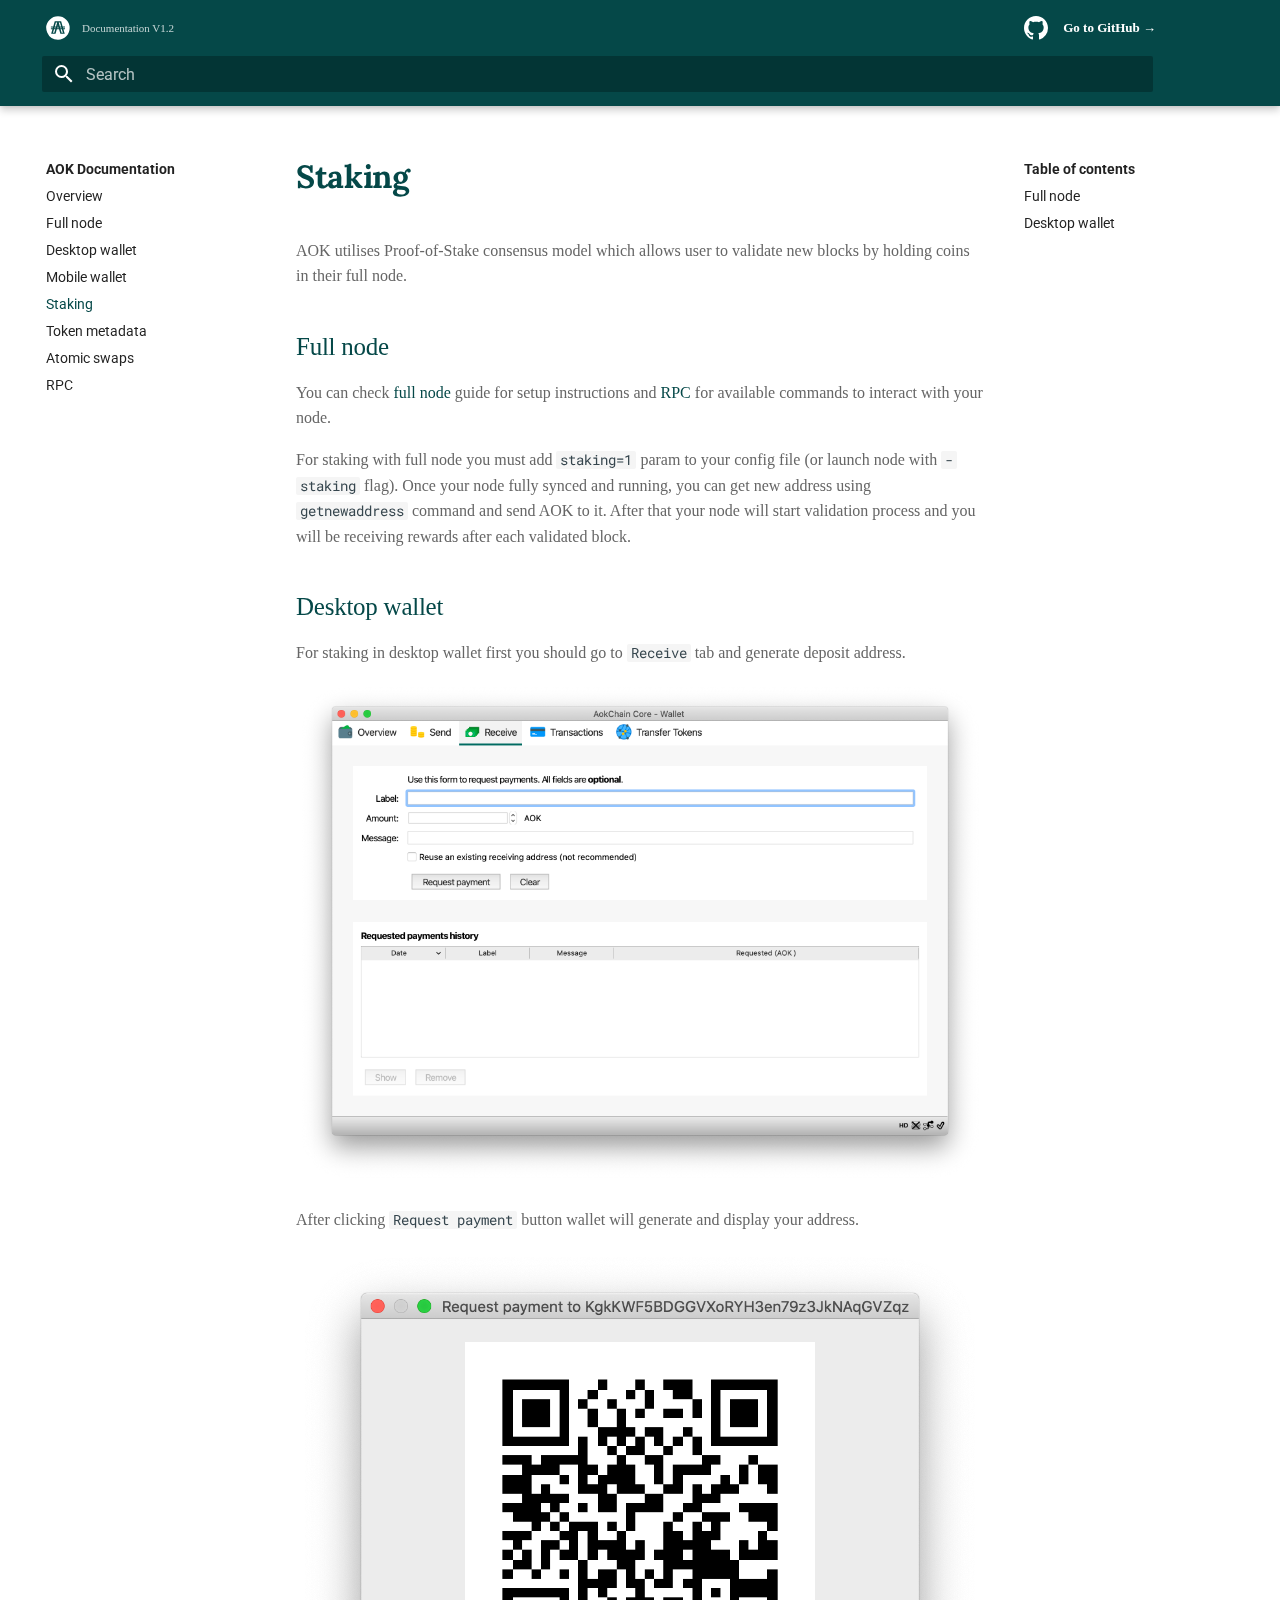
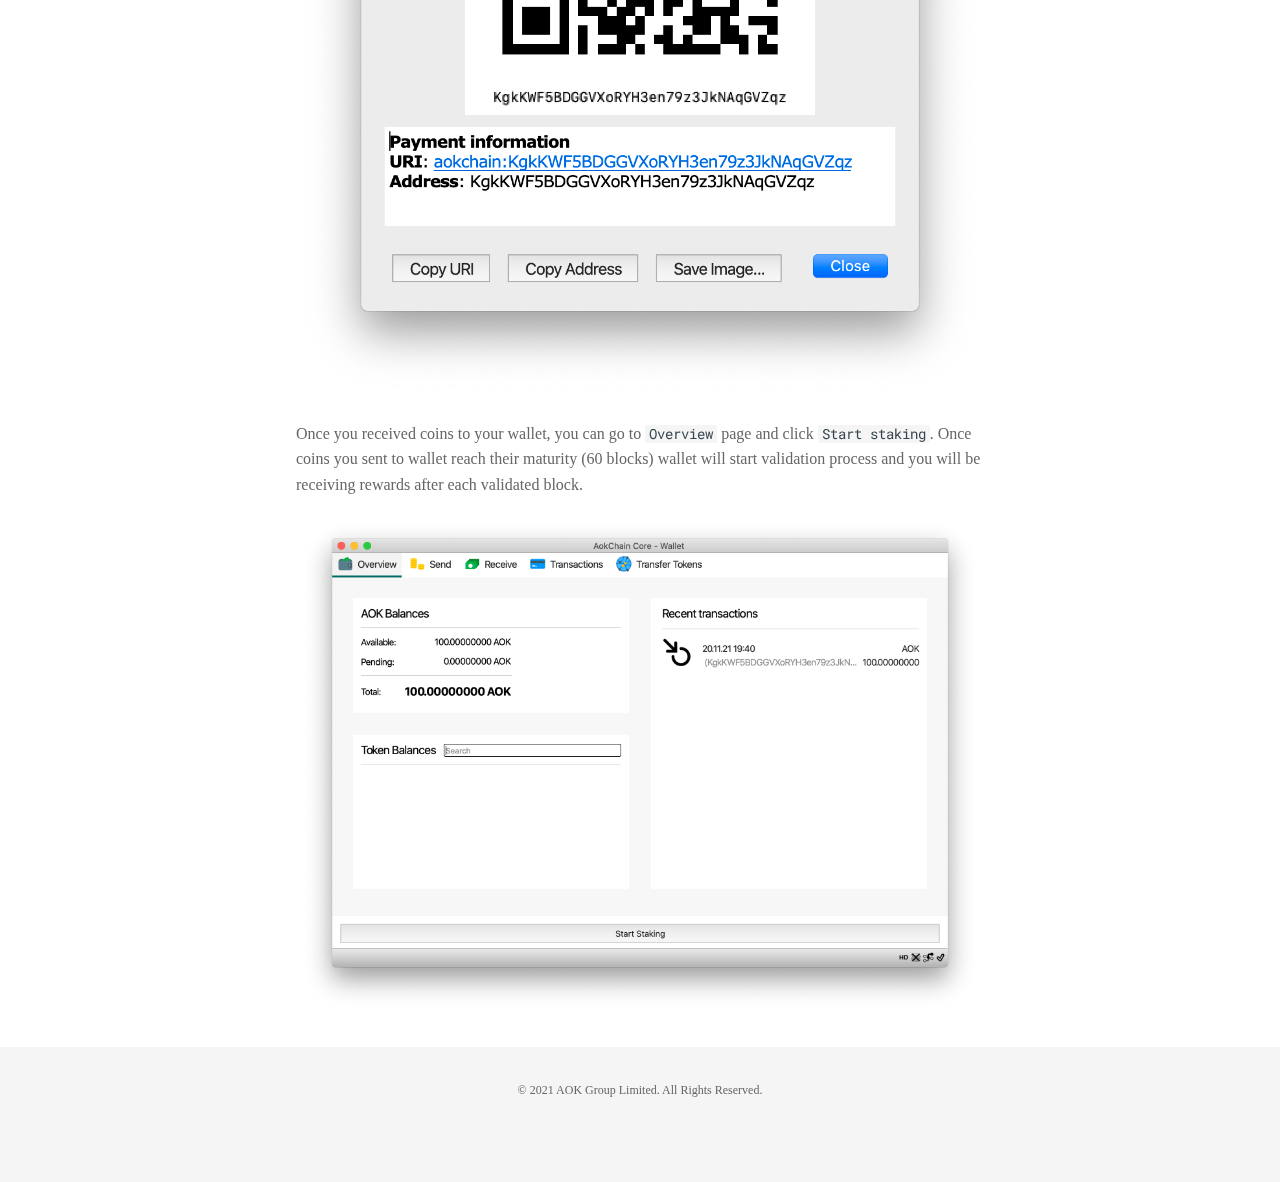
<file: site/staking/index.html>
<!doctype html>
<html lang="en" class="no-js">
  <head>
    
      <meta charset="utf-8">
      <meta name="viewport" content="width=device-width,initial-scale=1">
      
      
      
      
      <link rel="shortcut icon" href="../assets/images/favicon.png">
      <meta name="generator" content="mkdocs-1.1.2, mkdocs-material-6.1.6">
    
    
      
        <title>Staking - AOK Documentation</title>
      
    
    
      <link rel="stylesheet" href="../assets/stylesheets/main.6910b76c.min.css">
      
        
        <link rel="stylesheet" href="../assets/stylesheets/palette.196e0c26.min.css">
        
      
    
    
    
      
        
        <link href="https://fonts.gstatic.com" rel="preconnect" crossorigin>
        <link rel="stylesheet" href="https://fonts.googleapis.com/css?family=Roboto:300,400,400i,700%7CRoboto+Mono&display=fallback">
        <style>body,input{font-family:"Roboto",-apple-system,BlinkMacSystemFont,Helvetica,Arial,sans-serif}code,kbd,pre{font-family:"Roboto Mono",SFMono-Regular,Consolas,Menlo,monospace}</style>
      
    
    
    
      <link rel="stylesheet" href="../assets/stylesheets/extra.css">
    
    
      
    
    
  </head>
  
  
    
    
    
    
    
    <body dir="ltr" data-md-color-scheme="default" data-md-color-primary="" data-md-color-accent="">
      
  
    <input class="md-toggle" data-md-toggle="drawer" type="checkbox" id="__drawer" autocomplete="off">
    <input class="md-toggle" data-md-toggle="search" type="checkbox" id="__search" autocomplete="off">
    <label class="md-overlay" for="__drawer"></label>
    <div data-md-component="skip">
      
        
        <a href="#staking" class="md-skip">
          Skip to content
        </a>
      
    </div>
    <div data-md-component="announce">
      
    </div>
    
      <header class="md-header" data-md-component="header">
  <nav class="md-header-nav md-grid" aria-label="Header" style="padding-top: .4em">
    <a href="/" title="AOK Docs" class="md-header-nav__button md-logo" aria-label="AOK Docs">


  <svg xmlns="http://www.w3.org/2000/svg" viewBox="0 0 37 37">
      <path fill="#fff" stroke="rgba(0,0,0,0)" stroke-miterlimit="10" d="M18 36A18 18 0 0 1 5.272 5.272a18 18 0 0 1 25.456 25.456A17.882 17.882 0 0 1 18 36zm-1.8-16.228h3.426l2.036 7.1h6.715l-2.025-7.1H28.8V18.2h-2.9l-.322-1.134H28.8v-1.548h-3.673l-2.283-7.994h-9.858L10.7 15.518H7.031v1.548h3.226L9.935 18.2h-2.9v1.572h2.441l-2.021 7.1h6.721l2.024-7.099zm9.34 5.544h-1.928l-1.586-5.544h1.929l1.586 5.543zm-13.322 0h-1.932l1.589-5.544H13.8l-1.586 5.543zM23.509 18.2h-1.941l-.322-1.134h1.932l.331 1.133zm-4.328 0h-2.523l.326-1.134h1.866l.331 1.133zm-4.919 0h-1.931l.322-1.134h1.929l-.32 1.134zm8.469-2.683h-1.92l-1.672-5.824h1.932l1.659 5.824zm-4.316 0h-.986l.487-1.725.5 1.724zm-3.388 0H13.1l1.66-5.825h1.932l-1.663 5.824z" transform="translate(-19.5 -29.5) translate(20 30)"/>
  </svg>
    </a>
    <label class="md-header-nav__button md-icon" for="__drawer">
        <svg xmlns="http://www.w3.org/2000/svg" width="36" height="36" viewBox="0 0 36 36">
            <g id="Mo_Menu_Icon_36px" transform="translate(-319 -32)">
                <g id="그룹_1236" transform="translate(324 32)">
                    <path id="사각형_7398" d="M0 0H26V2H0z" class="cls-2" transform="translate(0 10)"/>
                    <path id="사각형_7399" d="M0 0H18V2H0z" class="cls-2" transform="translate(8 17)"/>
                    <path id="사각형_7400" d="M0 0H26V2H0z" class="cls-2" transform="translate(0 24)"/>
                </g>
            </g>
        </svg>
    </label>
    <label class="md-header-nav__button md-icon" for="__search" style="right: 40px;">
        <svg xmlns="http://www.w3.org/2000/svg" viewBox="0 0 24 24">
            <path d="M9.5 3A6.5 6.5 0 0116 9.5c0 1.61-.59 3.09-1.56 4.23l.27.27h.79l5 5-1.5 1.5-5-5v-.79l-.27-.27A6.516 6.516 0 019.5 16 6.5 6.5 0 013 9.5 6.5 6.5 0 019.5 3m0 2C7 5 5 7 5 9.5S7 14 9.5 14 14 12 14 9.5 12 5 9.5 5z">
            </path>
        </svg>
    </label>
    <div class="md-header-nav__title" data-md-component="header-title">

        <div class="md-header-nav__ellipsis">
          <span class="md-header-nav__topic md-ellipsis">
            Documentation V1.2
          </span>
          <span class="md-header-nav__topic md-ellipsis">

              Staking

          </span>
        </div>

    </div>

    <div class="md-header-nav__source">
        <a href="https://github.com/AokChain" title="Go to repository" class="md-source">
            <div class="md-source__icon md-icon">
                <svg class="octicon octicon-mark-github v-align-middle" height="32" viewBox="0 0 16 16" version="1.1" width="32" aria-hidden="true"><path fill-rule="evenodd" d="M8 0C3.58 0 0 3.58 0 8c0 3.54 2.29 6.53 5.47 7.59.4.07.55-.17.55-.38 0-.19-.01-.82-.01-1.49-2.01.37-2.53-.49-2.69-.94-.09-.23-.48-.94-.82-1.13-.28-.15-.68-.52-.01-.53.63-.01 1.08.58 1.23.82.72 1.21 1.87.87 2.33.66.07-.52.28-.87.51-1.07-1.78-.2-3.64-.89-3.64-3.95 0-.87.31-1.59.82-2.15-.08-.2-.36-1.02.08-2.12 0 0 .67-.21 2.2.82.64-.18 1.32-.27 2-.27.68 0 1.36.09 2 .27 1.53-1.04 2.2-.82 2.2-.82.44 1.1.16 1.92.08 2.12.51.56.82 1.27.82 2.15 0 3.07-1.87 3.75-3.65 3.95.29.25.54.73.54 1.48 0 1.07-.01 1.93-.01 2.2 0 .21.15.46.55.38A8.013 8.013 0 0016 8c0-4.42-3.58-8-8-8z"></path></svg>
            </div>
            <div class="md-source__repository" data-md-state="done">
                Go to GitHub →
            </div>
        </a>
    </div>

  </nav>

  <nav class="md-header-nav md-grid">
      <div class="md-search" data-md-component="search" role="dialog">
        <label class="md-search__overlay" for="__search"></label>
        <div class="md-search__inner" role="search">
          <form class="md-search__form" name="search">
            <input type="text" class="md-search__input" name="query" aria-label="Search" placeholder="Search" autocapitalize="off" autocorrect="off" autocomplete="off" spellcheck="false" data-md-component="search-query" data-md-state="active" required>
            <label class="md-search__icon md-icon" for="__search">
              <svg xmlns="http://www.w3.org/2000/svg" viewBox="0 0 24 24"><path d="M9.5 3A6.5 6.5 0 0116 9.5c0 1.61-.59 3.09-1.56 4.23l.27.27h.79l5 5-1.5 1.5-5-5v-.79l-.27-.27A6.516 6.516 0 019.5 16 6.5 6.5 0 013 9.5 6.5 6.5 0 019.5 3m0 2C7 5 5 7 5 9.5S7 14 9.5 14 14 12 14 9.5 12 5 9.5 5z"/></svg>
              <svg xmlns="http://www.w3.org/2000/svg" viewBox="0 0 24 24"><path d="M20 11v2H8l5.5 5.5-1.42 1.42L4.16 12l7.92-7.92L13.5 5.5 8 11h12z"/></svg>
            </label>
            <button type="reset" class="md-search__icon md-icon" aria-label="Clear" data-md-component="search-reset" tabindex="-1">
              <svg xmlns="http://www.w3.org/2000/svg" viewBox="0 0 24 24"><path d="M19 6.41L17.59 5 12 10.59 6.41 5 5 6.41 10.59 12 5 17.59 6.41 19 12 13.41 17.59 19 19 17.59 13.41 12 19 6.41z"/></svg>
            </button>
          </form>
          <div class="md-search__output">
            <div class="md-search__scrollwrap" data-md-scrollfix>
              <div class="md-search-result" data-md-component="search-result">
                <div class="md-search-result__meta">
                  Initializing search
                </div>
                <ol class="md-search-result__list"></ol>
              </div>
            </div>
          </div>
        </div>
      </div>
  </nav>
</header>
    
    <div class="md-container" data-md-component="container">
      
      
        
      
      <main class="md-main" data-md-component="main">
        <div class="md-main__inner md-grid">
          
            
              <div class="md-sidebar md-sidebar--primary" data-md-component="navigation">
                <div class="md-sidebar__scrollwrap">
                  <div class="md-sidebar__inner">
                    

<nav class="md-nav md-nav--primary" aria-label="Navigation" data-md-level="0">
  <label class="md-nav__title" for="__drawer">
    <a href=".." title="AOK Documentation" class="md-nav__button md-logo" aria-label="AOK Documentation">
      
  <img src="../assets/logo.png" alt="logo">

    </a>
    AOK Documentation
  </label>
  
  <ul class="md-nav__list" data-md-scrollfix>
    
      
      
      


  <li class="md-nav__item">
    <a href=".." class="md-nav__link">
      Overview
    </a>
  </li>

    
      
      
      


  <li class="md-nav__item">
    <a href="../node/" class="md-nav__link">
      Full node
    </a>
  </li>

    
      
      
      


  <li class="md-nav__item">
    <a href="../desktop/" class="md-nav__link">
      Desktop wallet
    </a>
  </li>

    
      
      
      


  <li class="md-nav__item">
    <a href="../mobile/" class="md-nav__link">
      Mobile wallet
    </a>
  </li>

    
      
      
      

  


  <li class="md-nav__item md-nav__item--active">
    
    <input class="md-nav__toggle md-toggle" data-md-toggle="toc" type="checkbox" id="__toc">
    
      
    
    
      <label class="md-nav__link md-nav__link--active" for="__toc">
        Staking
        <span class="md-nav__icon md-icon"></span>
      </label>
    
    <a href="./" class="md-nav__link md-nav__link--active">
      Staking
    </a>
    
      
<nav class="md-nav md-nav--secondary" aria-label="Table of contents">
  
  
    
  
  
    <label class="md-nav__title" for="__toc">
      <span class="md-nav__icon md-icon"></span>
      Table of contents
    </label>
    <ul class="md-nav__list" data-md-scrollfix>
      
        <li class="md-nav__item">
  <a href="#full-node" class="md-nav__link">
    Full node
  </a>
  
</li>
      
        <li class="md-nav__item">
  <a href="#desktop-wallet" class="md-nav__link">
    Desktop wallet
  </a>
  
</li>
      
    </ul>
  
</nav>
    
  </li>

    
      
      
      


  <li class="md-nav__item">
    <a href="../metadata/" class="md-nav__link">
      Token metadata
    </a>
  </li>

    
      
      
      


  <li class="md-nav__item">
    <a href="../atomic/" class="md-nav__link">
      Atomic swaps
    </a>
  </li>

    
      
      
      


  <li class="md-nav__item">
    <a href="../rpc/" class="md-nav__link">
      RPC
    </a>
  </li>

    
  </ul>
</nav>
                  </div>
                </div>
              </div>
            
            
              <div class="md-sidebar md-sidebar--secondary" data-md-component="toc">
                <div class="md-sidebar__scrollwrap">
                  <div class="md-sidebar__inner">
                    
<nav class="md-nav md-nav--secondary" aria-label="Table of contents">
  
  
    
  
  
    <label class="md-nav__title" for="__toc">
      <span class="md-nav__icon md-icon"></span>
      Table of contents
    </label>
    <ul class="md-nav__list" data-md-scrollfix>
      
        <li class="md-nav__item">
  <a href="#full-node" class="md-nav__link">
    Full node
  </a>
  
</li>
      
        <li class="md-nav__item">
  <a href="#desktop-wallet" class="md-nav__link">
    Desktop wallet
  </a>
  
</li>
      
    </ul>
  
</nav>
                  </div>
                </div>
              </div>
            
          
          <div class="md-content">
            <article class="md-content__inner md-typeset">
              
                
                
                <h1 id="staking">Staking</h1>
<p>AOK utilises Proof-of-Stake consensus model which allows user to validate new blocks by holding coins in their full node.</p>
<h2 id="full-node">Full node</h2>
<p>You can check <a href="/node">full node</a> guide for setup instructions and <a href="/rpc">RPC</a> for available commands to interact with your node.</p>
<p>For staking with full node you must add <code>staking=1</code> param to your config file (or launch node with <code>-staking</code> flag). Once your node fully synced and running, you can get new address using <code>getnewaddress</code> command and send AOK to it. After that your node will start validation process and you will be receiving rewards after each validated block.</p>
<h2 id="desktop-wallet">Desktop wallet</h2>
<p>For staking in desktop wallet first you should go to <code>Receive</code> tab and generate deposit address.</p>
<p><img alt="Receive" src="../assets/staking/1.png" /></p>
<p>After clicking <code>Request payment</code> button wallet will generate and display your address.</p>
<p><img alt="New address" src="../assets/staking/2.png" /></p>
<p>Once you received coins to your wallet, you can go to <code>Overview</code> page and click <code>Start staking</code>. Once coins you sent to wallet reach their maturity (60 blocks) wallet will start validation process and you will be receiving rewards after each validated block.</p>
<p><img alt="New address" src="../assets/staking/3.png" /></p>
                
              
              
                


              
            </article>
          </div>
        </div>
      </main>
      
        
<footer>
    <p>© 2021 AOK Group Limited. All Rights Reserved.</p>
</footer>
      
    </div>
    
      <script src="../assets/javascripts/vendor.fd16492e.min.js"></script>
      <script src="../assets/javascripts/bundle.7836ba4d.min.js"></script><script id="__lang" type="application/json">{"clipboard.copy": "Copy to clipboard", "clipboard.copied": "Copied to clipboard", "search.config.lang": "en", "search.config.pipeline": "trimmer, stopWordFilter", "search.config.separator": "[\\s\\-]+", "search.placeholder": "Search", "search.result.placeholder": "Type to start searching", "search.result.none": "No matching documents", "search.result.one": "1 matching document", "search.result.other": "# matching documents", "search.result.more.one": "1 more on this page", "search.result.more.other": "# more on this page", "search.result.term.missing": "Missing"}</script>
      
      <script>
        app = initialize({
          base: "..",
          features: [],
          search: Object.assign({
            worker: "../assets/javascripts/worker/search.4ac00218.min.js"
          }, typeof search !== "undefined" && search)
        })
      </script>
      
    
  </body>
</html>
</file>
<file: site/assets/stylesheets/extra.css>
@import url(//spoqa.github.io/spoqa-han-sans/css/SpoqaHanSansNeo.css);
@import url('https://fonts.googleapis.com/css2?family=Lora&display=swap');

:root {
  --md-primary-fg-color:        #054848;
  --md-primary-fg-color--light: #f2f5f5;
  --md-primary-fg-color--dark:  #90030C;
  --md-accent-fg-color:         #033030;
}

.md-header {
    height: 100%;
    font-family: 'Spoqa Han Sans Neo';
    background-color: #054848;
}

.md-header-nav__title {
    margin-left: 0;
    padding: 0;
}

.md-ellipsis {
    opacity: .75;
    font-size: .55rem;
    color: #ffffff;
}

.md-typeset h1 {
    font-family: 'Lora';
    font-weight: bold;
    color: #054848;
}

h2, h3, h4, h5, h6 {
    font-family: 'Lora-Roman', serif;
    color: #054848;
}

.md-typeset h3 {
    font-size: 24px;
    text-align: center;
    color: #054848;
}

p {
    font-family: 'Spoqa Han Sans Neo', 'sans-serif';
    color: #666666;
}

footer {
    padding: 2em 0em 6em;
    font-family: 'Spoqa Han Sans Neo', 'sans-serif';
    font-size: 12px;
    text-align: center;
    background-color: #f5f5f5;
    color: #666666;
    cursor: default;
}

@media screen and (max-width: 76.1875em) {

    .md-header-nav__button.md-logo {
        display: block;
        position: relative;
    }

}

@media screen and (max-width: 60em) {

    .md-header-nav__button {
        position: absolute;
        right: 0px;
    }

}

@media screen and (min-width: 60em) {

    .md-header-nav__button[for=__drawer] {
        display: none;
    }

    .md-search {
        width: 100%;
    }

    .md-search__inner {
        position: relative;
        width: 93%;
        float: left;
        padding: 0 .8em 1em;
        transition: width 250ms cubic-bezier(0.1, 0.7, 0.1, 1);
    }

}

@media screen and (max-width: 76.1875em) and (min-width: 60em) {
    [data-md-toggle=search]:checked~.md-header .md-search__inner {
        width: 93%;
    }
}

@media screen and (min-width: 76.25em) {
    [data-md-toggle=search]:checked~.md-header .md-search__inner {
        width: 93%;
    }

    .md-search__scrollwrap {
        width: 100%;
    }
}
</file>
<file: site/assets/stylesheets/main.6910b76c.min.css>
html{box-sizing:border-box;-webkit-text-size-adjust:none;-moz-text-size-adjust:none;-ms-text-size-adjust:none;text-size-adjust:none}*,*::before,*::after{box-sizing:inherit}body{margin:0}hr{box-sizing:content-box;overflow:visible}a,button,label,input{-webkit-tap-highlight-color:transparent}a{color:inherit;text-decoration:none}small{font-size:80%}sub,sup{line-height:1em}img{border-style:none}table{border-collapse:separate;border-spacing:0}td,th{font-weight:normal;vertical-align:top}button{margin:0;padding:0;font-size:inherit;background:transparent;border:0}input{border:0;outline:none}:root{--md-default-fg-color: hsla(0, 0%, 0%, 0.87);--md-default-fg-color--light: hsla(0, 0%, 0%, 0.54);--md-default-fg-color--lighter: hsla(0, 0%, 0%, 0.32);--md-default-fg-color--lightest: hsla(0, 0%, 0%, 0.07);--md-default-bg-color: hsla(0, 0%, 100%, 1);--md-default-bg-color--light: hsla(0, 0%, 100%, 0.7);--md-default-bg-color--lighter: hsla(0, 0%, 100%, 0.3);--md-default-bg-color--lightest: hsla(0, 0%, 100%, 0.12);--md-primary-fg-color: hsla(231, 48%, 48%, 1);--md-primary-fg-color--light: hsla(231, 44%, 56%, 1);--md-primary-fg-color--dark: hsla(232, 54%, 41%, 1);--md-primary-bg-color: hsla(0, 0%, 100%, 1);--md-primary-bg-color--light: hsla(0, 0%, 100%, 0.7);--md-accent-fg-color: hsla(231, 99%, 66%, 1);--md-accent-fg-color--transparent: hsla(231, 99%, 66%, 0.1);--md-accent-bg-color: hsla(0, 0%, 100%, 1);--md-accent-bg-color--light: hsla(0, 0%, 100%, 0.7)}:root>*{--md-code-fg-color: hsla(200, 18%, 26%, 1);--md-code-bg-color: hsla(0, 0%, 96%, 1);--md-code-hl-color: hsla(60, 100%, 50%, 0.5);--md-code-hl-number-color: hsla(0, 67%, 50%, 1);--md-code-hl-special-color: hsla(340, 83%, 47%, 1);--md-code-hl-function-color: hsla(291, 45%, 50%, 1);--md-code-hl-constant-color: hsla(250, 63%, 60%, 1);--md-code-hl-keyword-color: hsla(219, 54%, 51%, 1);--md-code-hl-string-color: hsla(150, 63%, 30%, 1);--md-code-hl-name-color: var(--md-code-fg-color);--md-code-hl-operator-color: var(--md-default-fg-color--light);--md-code-hl-punctuation-color: var(--md-default-fg-color--light);--md-code-hl-comment-color: var(--md-default-fg-color--light);--md-code-hl-generic-color: var(--md-default-fg-color--light);--md-code-hl-variable-color: var(--md-default-fg-color--light);--md-typeset-color: var(--md-default-fg-color);--md-typeset-a-color: var(--md-primary-fg-color);--md-typeset-mark-color: hsla(60, 100%, 50%, 0.5);--md-typeset-del-color: hsla(6, 90%, 60%, 0.15);--md-typeset-ins-color: hsla(150, 90%, 44%, 0.15);--md-typeset-kbd-color: hsla(0, 0%, 98%, 1);--md-typeset-kbd-accent-color: hsla(0, 100%, 100%, 1);--md-typeset-kbd-border-color: hsla(0, 0%, 72%, 1);--md-admonition-fg-color: var(--md-default-fg-color);--md-admonition-bg-color: var(--md-default-bg-color);--md-footer-fg-color: hsla(0, 0%, 100%, 1);--md-footer-fg-color--light: hsla(0, 0%, 100%, 0.7);--md-footer-fg-color--lighter: hsla(0, 0%, 100%, 0.3);--md-footer-bg-color: hsla(0, 0%, 0%, 0.87);--md-footer-bg-color--dark: hsla(0, 0%, 0%, 0.32)}.md-icon svg{display:block;width:1.2rem;height:1.2rem;margin:0 auto;fill:currentColor}body{-webkit-font-smoothing:antialiased;-moz-osx-font-smoothing:grayscale}body,input{color:var(--md-typeset-color);font-feature-settings:"kern","liga";font-family:-apple-system,BlinkMacSystemFont,Helvetica,Arial,sans-serif}code,pre,kbd{color:var(--md-typeset-color);font-feature-settings:"kern";font-family:SFMono-Regular,Consolas,Menlo,monospace}:root{--md-typeset-table--ascending: url("data:image/svg+xml;charset=utf-8,<?xml version='1.0' encoding='UTF-8'?><!DOCTYPE svg PUBLIC '-//W3C//DTD SVG 1.1//EN' 'http://www.w3.org/Graphics/SVG/1.1/DTD/svg11.dtd'><svg xmlns='http://www.w3.org/2000/svg' xmlns:xlink='http://www.w3.org/1999/xlink' version='1.1' id='mdi-arrow-down' width='24' height='24' viewBox='0 0 24 24'><path d='M11,4H13V16L18.5,10.5L19.92,11.92L12,19.84L4.08,11.92L5.5,10.5L11,16V4Z'/></svg>");--md-typeset-table--descending: url("data:image/svg+xml;charset=utf-8,<?xml version='1.0' encoding='UTF-8'?><!DOCTYPE svg PUBLIC '-//W3C//DTD SVG 1.1//EN' 'http://www.w3.org/Graphics/SVG/1.1/DTD/svg11.dtd'><svg xmlns='http://www.w3.org/2000/svg' xmlns:xlink='http://www.w3.org/1999/xlink' version='1.1' id='mdi-arrow-up' width='24' height='24' viewBox='0 0 24 24'><path d='M13,20H11V8L5.5,13.5L4.08,12.08L12,4.16L19.92,12.08L18.5,13.5L13,8V20Z'/></svg>")}.md-typeset{font-size:.8rem;line-height:1.6;-webkit-print-color-adjust:exact;color-adjust:exact}@media print{.md-typeset{font-size:.68rem}}.md-typeset p,.md-typeset ul,.md-typeset ol,.md-typeset blockquote{margin:1em 0}.md-typeset h1{margin:0 0 1.25em;color:var(--md-default-fg-color--light);font-weight:300;font-size:2em;line-height:1.3;letter-spacing:-0.01em}.md-typeset h2{margin:1.6em 0 .64em;font-weight:300;font-size:1.5625em;line-height:1.4;letter-spacing:-0.01em}.md-typeset h3{margin:1.6em 0 .8em;font-weight:400;font-size:1.25em;line-height:1.5;letter-spacing:-0.01em}.md-typeset h2+h3{margin-top:.8em}.md-typeset h4{margin:1em 0;font-weight:700;letter-spacing:-0.01em}.md-typeset h5,.md-typeset h6{margin:1.25em 0;color:var(--md-default-fg-color--light);font-weight:700;font-size:.8em;letter-spacing:-0.01em}.md-typeset h5{text-transform:uppercase}.md-typeset hr{margin:1.5em 0;border-bottom:.05rem dotted var(--md-default-fg-color--lighter)}.md-typeset a{color:var(--md-typeset-a-color);word-break:break-word}.md-typeset a,.md-typeset a::before{transition:color 125ms}.md-typeset a:focus,.md-typeset a:hover{color:var(--md-accent-fg-color)}.md-typeset code,.md-typeset pre,.md-typeset kbd{color:var(--md-code-fg-color);direction:ltr}@media print{.md-typeset code,.md-typeset pre,.md-typeset kbd{white-space:pre-wrap}}.md-typeset code{padding:0 .2941176471em;font-size:.85em;word-break:break-word;background-color:var(--md-code-bg-color);border-radius:.1rem;-webkit-box-decoration-break:clone;box-decoration-break:clone}.md-typeset code:not(.focus-visible){outline:none;-webkit-tap-highlight-color:transparent}.md-typeset h1 code,.md-typeset h2 code,.md-typeset h3 code,.md-typeset h4 code,.md-typeset h5 code,.md-typeset h6 code{margin:initial;padding:initial;background-color:transparent;box-shadow:none}.md-typeset a>code{color:currentColor}.md-typeset pre{position:relative;margin:1em 0;line-height:1.4}.md-typeset pre>code{display:block;margin:0;padding:.7720588235em 1.1764705882em;overflow:auto;word-break:normal;box-shadow:none;-webkit-box-decoration-break:slice;box-decoration-break:slice;touch-action:auto;scrollbar-width:thin;scrollbar-color:var(--md-default-fg-color--lighter) transparent}.md-typeset pre>code:hover{scrollbar-color:var(--md-accent-fg-color) transparent}.md-typeset pre>code::-webkit-scrollbar{width:.2rem;height:.2rem}.md-typeset pre>code::-webkit-scrollbar-thumb{background-color:var(--md-default-fg-color--lighter)}.md-typeset pre>code::-webkit-scrollbar-thumb:hover{background-color:var(--md-accent-fg-color)}@media screen and (max-width: 44.9375em){.md-typeset>pre{margin:1em -0.8rem}.md-typeset>pre code{border-radius:0}}.md-typeset kbd{display:inline-block;padding:0 .6666666667em;color:var(--md-default-fg-color);font-size:.75em;vertical-align:text-top;word-break:break-word;background-color:var(--md-typeset-kbd-color);border-radius:.1rem;box-shadow:0 .1rem 0 .05rem var(--md-typeset-kbd-border-color),0 .1rem 0 var(--md-typeset-kbd-border-color),0 -0.1rem .2rem var(--md-typeset-kbd-accent-color) inset}.md-typeset mark{color:inherit;word-break:break-word;background-color:var(--md-typeset-mark-color);-webkit-box-decoration-break:clone;box-decoration-break:clone}.md-typeset abbr{text-decoration:none;border-bottom:.05rem dotted var(--md-default-fg-color--light);cursor:help}@media(hover: none){.md-typeset abbr{position:relative}.md-typeset abbr[title]:focus::after,.md-typeset abbr[title]:hover::after{box-shadow:0 2px 2px 0 rgba(0,0,0,.14),0 1px 5px 0 rgba(0,0,0,.12),0 3px 1px -2px rgba(0,0,0,.2);position:absolute;left:0;display:inline-block;width:auto;min-width:-webkit-max-content;min-width:-moz-max-content;min-width:max-content;max-width:80%;margin-top:2em;padding:.2rem .3rem;color:var(--md-default-bg-color);font-size:.7rem;background:var(--md-default-fg-color);border-radius:.1rem;content:attr(title)}}.md-typeset small{opacity:.75}.md-typeset sup,.md-typeset sub{margin-left:.078125em}[dir=rtl] .md-typeset sup,[dir=rtl] .md-typeset sub{margin-right:.078125em;margin-left:initial}.md-typeset blockquote{padding-left:.6rem;color:var(--md-default-fg-color--light);border-left:.2rem solid var(--md-default-fg-color--lighter)}[dir=rtl] .md-typeset blockquote{padding-right:.6rem;padding-left:initial;border-right:.2rem solid var(--md-default-fg-color--lighter);border-left:initial}.md-typeset ul{list-style-type:disc}.md-typeset ul,.md-typeset ol{margin-left:.625em;padding:0}[dir=rtl] .md-typeset ul,[dir=rtl] .md-typeset ol{margin-right:.625em;margin-left:initial}.md-typeset ul ol,.md-typeset ol ol{list-style-type:lower-alpha}.md-typeset ul ol ol,.md-typeset ol ol ol{list-style-type:lower-roman}.md-typeset ul li,.md-typeset ol li{margin-bottom:.5em;margin-left:1.25em}[dir=rtl] .md-typeset ul li,[dir=rtl] .md-typeset ol li{margin-right:1.25em;margin-left:initial}.md-typeset ul li p,.md-typeset ul li blockquote,.md-typeset ol li p,.md-typeset ol li blockquote{margin:.5em 0}.md-typeset ul li:last-child,.md-typeset ol li:last-child{margin-bottom:0}.md-typeset ul li ul,.md-typeset ul li ol,.md-typeset ol li ul,.md-typeset ol li ol{margin:.5em 0 .5em .625em}[dir=rtl] .md-typeset ul li ul,[dir=rtl] .md-typeset ul li ol,[dir=rtl] .md-typeset ol li ul,[dir=rtl] .md-typeset ol li ol{margin-right:.625em;margin-left:initial}.md-typeset dd{margin:1em 0 1.5em 1.875em}[dir=rtl] .md-typeset dd{margin-right:1.875em;margin-left:initial}.md-typeset img,.md-typeset svg{max-width:100%;height:auto}.md-typeset img[align=left],.md-typeset svg[align=left]{margin:1em;margin-left:0}.md-typeset img[align=right],.md-typeset svg[align=right]{margin:1em;margin-right:0}.md-typeset img[align]:only-child,.md-typeset svg[align]:only-child{margin-top:0}.md-typeset figure{width:-webkit-fit-content;width:-moz-fit-content;width:fit-content;max-width:100%;margin:0 auto;text-align:center}.md-typeset figcaption{max-width:24rem;margin:.5em auto 2em;font-style:italic}.md-typeset iframe{max-width:100%}.md-typeset table:not([class]){display:inline-block;max-width:100%;overflow:auto;font-size:.64rem;background:var(--md-default-bg-color);border-radius:.1rem;box-shadow:0 .2rem .5rem rgba(0,0,0,.05),0 0 .05rem rgba(0,0,0,.1);touch-action:auto}@media print{.md-typeset table:not([class]){display:table}}.md-typeset table:not([class])+*{margin-top:1.5em}.md-typeset table:not([class]) th>*:first-child,.md-typeset table:not([class]) td>*:first-child{margin-top:0}.md-typeset table:not([class]) th>*:last-child,.md-typeset table:not([class]) td>*:last-child{margin-bottom:0}.md-typeset table:not([class]) th:not([align]),.md-typeset table:not([class]) td:not([align]){text-align:left}[dir=rtl] .md-typeset table:not([class]) th:not([align]),[dir=rtl] .md-typeset table:not([class]) td:not([align]){text-align:right}.md-typeset table:not([class]) th{min-width:5rem;padding:.9375em 1.25em;color:var(--md-default-bg-color);vertical-align:top;background-color:var(--md-default-fg-color--light)}.md-typeset table:not([class]) th a{color:inherit}.md-typeset table:not([class]) td{padding:.9375em 1.25em;vertical-align:top;border-top:.05rem solid var(--md-default-fg-color--lightest)}.md-typeset table:not([class]) tr{transition:background-color 125ms}.md-typeset table:not([class]) tr:hover{background-color:rgba(0,0,0,.035);box-shadow:0 .05rem 0 var(--md-default-bg-color) inset}.md-typeset table:not([class]) tr:first-child td{border-top:0}.md-typeset table:not([class]) a{word-break:normal}.md-typeset table th[role=columnheader]{cursor:pointer}.md-typeset table th[role=columnheader]::after{display:inline-block;width:1.2em;height:1.2em;margin-left:.5em;vertical-align:sub;-webkit-mask-repeat:no-repeat;mask-repeat:no-repeat;-webkit-mask-size:contain;mask-size:contain;content:""}.md-typeset table th[role=columnheader][aria-sort=ascending]::after{background-color:currentColor;-webkit-mask-image:var(--md-typeset-table--ascending);mask-image:var(--md-typeset-table--ascending)}.md-typeset table th[role=columnheader][aria-sort=descending]::after{background-color:currentColor;-webkit-mask-image:var(--md-typeset-table--descending);mask-image:var(--md-typeset-table--descending)}.md-typeset__scrollwrap{margin:1em -0.8rem;overflow-x:auto;touch-action:auto}.md-typeset__table{display:inline-block;margin-bottom:.5em;padding:0 .8rem}@media print{.md-typeset__table{display:block}}html .md-typeset__table table{display:table;width:100%;margin:0;overflow:hidden}html{height:100%;overflow-x:hidden;font-size:125%}@media screen and (min-width: 100em){html{font-size:137.5%}}@media screen and (min-width: 125em){html{font-size:150%}}body{position:relative;display:flex;flex-direction:column;width:100%;min-height:100%;font-size:.5rem;background-color:var(--md-default-bg-color)}@media screen and (max-width: 59.9375em){body[data-md-state=lock]{position:fixed}}@media print{body{display:block}}hr{display:block;height:.05rem;padding:0;border:0}.md-grid{max-width:61rem;margin-right:auto;margin-left:auto}.md-container{display:flex;flex-direction:column;flex-grow:1}@media print{.md-container{display:block}}.md-main{flex-grow:1}.md-main__inner{display:flex;height:100%;margin-top:1.5rem}.md-ellipsis{display:block;overflow:hidden;white-space:nowrap;text-overflow:ellipsis}.md-toggle{display:none}.md-overlay{position:fixed;top:0;z-index:3;width:0;height:0;background-color:rgba(0,0,0,.54);opacity:0;transition:width 0ms 250ms,height 0ms 250ms,opacity 250ms}@media screen and (max-width: 76.1875em){[data-md-toggle=drawer]:checked~.md-overlay{width:100%;height:100%;opacity:1;transition:width 0ms,height 0ms,opacity 250ms}}.md-skip{position:fixed;z-index:-1;margin:.5rem;padding:.3rem .5rem;color:var(--md-default-bg-color);font-size:.64rem;background-color:var(--md-default-fg-color);border-radius:.1rem;transform:translateY(0.4rem);opacity:0}.md-skip:focus{z-index:10;transform:translateY(0);opacity:1;transition:transform 250ms cubic-bezier(0.4, 0, 0.2, 1),opacity 175ms 75ms}@page{margin:25mm}.md-announce{overflow:auto;background-color:var(--md-footer-bg-color)}.md-announce__inner{margin:.6rem auto;padding:0 .8rem;color:var(--md-footer-fg-color);font-size:.7rem}@media print{.md-announce{display:none}}.md-typeset .md-button{display:inline-block;padding:.625em 2em;color:var(--md-primary-fg-color);font-weight:700;border:.1rem solid currentColor;border-radius:.1rem;transition:color 125ms,background-color 125ms,border-color 125ms}.md-typeset .md-button--primary{color:var(--md-primary-bg-color);background-color:var(--md-primary-fg-color);border-color:var(--md-primary-fg-color)}.md-typeset .md-button:focus,.md-typeset .md-button:hover{color:var(--md-accent-bg-color);background-color:var(--md-accent-fg-color);border-color:var(--md-accent-fg-color)}:root{--md-clipboard-icon: url("data:image/svg+xml;charset=utf-8,<?xml version='1.0' encoding='UTF-8'?><!DOCTYPE svg PUBLIC '-//W3C//DTD SVG 1.1//EN' 'http://www.w3.org/Graphics/SVG/1.1/DTD/svg11.dtd'><svg xmlns='http://www.w3.org/2000/svg' xmlns:xlink='http://www.w3.org/1999/xlink' version='1.1' id='mdi-content-copy' width='24' height='24' viewBox='0 0 24 24'><path d='M19,21H8V7H19M19,5H8A2,2 0 0,0 6,7V21A2,2 0 0,0 8,23H19A2,2 0 0,0 21,21V7A2,2 0 0,0 19,5M16,1H4A2,2 0 0,0 2,3V17H4V3H16V1Z'/></svg>")}.md-clipboard{position:absolute;top:.5em;right:.5em;z-index:1;width:1.5em;height:1.5em;color:var(--md-default-fg-color--lightest);border-radius:.1rem;cursor:pointer;transition:color 125ms}@media print{.md-clipboard{display:none}}.md-clipboard::after{display:block;width:1.125em;height:1.125em;margin:0 auto;background-color:currentColor;-webkit-mask-image:var(--md-clipboard-icon);mask-image:var(--md-clipboard-icon);-webkit-mask-repeat:no-repeat;mask-repeat:no-repeat;-webkit-mask-size:contain;mask-size:contain;content:""}pre:hover .md-clipboard{color:var(--md-default-fg-color--light)}pre .md-clipboard:focus,pre .md-clipboard:hover{color:var(--md-accent-fg-color)}.md-content{flex:1;max-width:100%}@media screen and (min-width: 60em)and (max-width: 76.1875em){.md-content{max-width:calc(100% - 12.1rem)}}@media screen and (min-width: 76.25em){.md-content{max-width:calc(100% - 12.1rem * 2)}}.md-content__inner{margin:0 .8rem 1.2rem;padding-top:.6rem}@media screen and (min-width: 76.25em){.md-content__inner{margin-right:1.2rem;margin-left:1.2rem}}.md-content__inner::before{display:block;height:.4rem;content:""}.md-content__inner>:last-child{margin-bottom:0}.md-content__button{float:right;margin:.4rem 0;margin-left:.4rem;padding:0}[dir=rtl] .md-content__button{float:left;margin-right:.4rem;margin-left:initial}[dir=rtl] .md-content__button svg{transform:scaleX(-1)}.md-typeset .md-content__button{color:var(--md-default-fg-color--lighter)}.md-content__button svg{display:inline;vertical-align:top}@media print{.md-content__button{display:none}}.md-dialog{box-shadow:0 2px 2px 0 rgba(0,0,0,.14),0 1px 5px 0 rgba(0,0,0,.12),0 3px 1px -2px rgba(0,0,0,.2);position:fixed;right:.8rem;bottom:.8rem;left:initial;z-index:2;display:block;min-width:11.1rem;padding:.4rem .6rem;color:var(--md-default-bg-color);font-size:.7rem;background:var(--md-default-fg-color);border:none;border-radius:.1rem;transform:translateY(100%);opacity:0;transition:transform 0ms 400ms,opacity 400ms}[dir=rtl] .md-dialog{right:initial;left:.8rem}.md-dialog[data-md-state=open]{transform:translateY(0);opacity:1;transition:transform 400ms cubic-bezier(0.075, 0.85, 0.175, 1),opacity 400ms}@media print{.md-dialog{display:none}}.md-header{position:-webkit-sticky;position:sticky;top:0;right:0;left:0;z-index:2;height:2.4rem;color:var(--md-primary-bg-color);background-color:var(--md-primary-fg-color);box-shadow:0 0 .2rem rgba(0,0,0,0),0 .2rem .4rem rgba(0,0,0,0);transition:color 250ms,background-color 250ms}.no-js .md-header{box-shadow:none;transition:none}.md-header[data-md-state=shadow]{box-shadow:0 0 .2rem rgba(0,0,0,.1),0 .2rem .4rem rgba(0,0,0,.2);transition:color 250ms,background-color 250ms,box-shadow 250ms}@media print{.md-header{display:none}}.md-header-nav{display:flex;padding:0 .2rem}.md-header-nav__button{position:relative;z-index:1;display:block;margin:.2rem;padding:.4rem;cursor:pointer;transition:opacity 250ms}[dir=rtl] .md-header-nav__button svg{transform:scaleX(-1)}.md-header-nav__button:focus,.md-header-nav__button:hover{opacity:.7}.md-header-nav__button.md-logo{margin:.2rem;padding:.4rem}.md-header-nav__button.md-logo img,.md-header-nav__button.md-logo svg{display:block;width:1.2rem;height:1.2rem;fill:currentColor}.no-js .md-header-nav__button[for=__search]{display:none}@media screen and (min-width: 60em){.md-header-nav__button[for=__search]{display:none}}@media screen and (max-width: 76.1875em){.md-header-nav__button.md-logo{display:none}}@media screen and (min-width: 76.25em){.md-header-nav__button[for=__drawer]{display:none}}.md-header-nav__topic{position:absolute;width:100%;transition:transform 400ms cubic-bezier(0.1, 0.7, 0.1, 1),opacity 150ms}.md-header-nav__topic+.md-header-nav__topic{z-index:-1;transform:translateX(1.25rem);opacity:0;transition:transform 400ms cubic-bezier(1, 0.7, 0.1, 0.1),opacity 150ms;pointer-events:none}[dir=rtl] .md-header-nav__topic+.md-header-nav__topic{transform:translateX(-1.25rem)}.no-js .md-header-nav__topic{position:initial}.no-js .md-header-nav__topic+.md-header-nav__topic{display:none}.md-header-nav__title{flex-grow:1;padding:0 1rem;font-size:.9rem;line-height:2.4rem}.md-header-nav__title[data-md-state=active] .md-header-nav__topic{z-index:-1;transform:translateX(-1.25rem);opacity:0;transition:transform 400ms cubic-bezier(1, 0.7, 0.1, 0.1),opacity 150ms;pointer-events:none}[dir=rtl] .md-header-nav__title[data-md-state=active] .md-header-nav__topic{transform:translateX(1.25rem)}.md-header-nav__title[data-md-state=active] .md-header-nav__topic+.md-header-nav__topic{z-index:0;transform:translateX(0);opacity:1;transition:transform 400ms cubic-bezier(0.1, 0.7, 0.1, 1),opacity 150ms;pointer-events:initial}.md-header-nav__title>.md-header-nav__ellipsis{position:relative;width:100%;height:100%}.md-header-nav__source{display:none}@media screen and (min-width: 60em){.md-header-nav__source{display:block;width:11.7rem;max-width:11.7rem;margin-left:1rem}[dir=rtl] .md-header-nav__source{margin-right:1rem;margin-left:initial}}@media screen and (min-width: 76.25em){.md-header-nav__source{margin-left:1.4rem}[dir=rtl] .md-header-nav__source{margin-right:1.4rem}}.md-footer{color:var(--md-footer-fg-color);background-color:var(--md-footer-bg-color)}@media print{.md-footer{display:none}}.md-footer-nav__inner{padding:.2rem;overflow:auto}.md-footer-nav__link{display:flex;padding-top:1.4rem;padding-bottom:.4rem;transition:opacity 250ms}@media screen and (min-width: 45em){.md-footer-nav__link{width:50%}}.md-footer-nav__link:focus,.md-footer-nav__link:hover{opacity:.7}.md-footer-nav__link--prev{float:left}[dir=rtl] .md-footer-nav__link--prev{float:right}[dir=rtl] .md-footer-nav__link--prev svg{transform:scaleX(-1)}@media screen and (max-width: 44.9375em){.md-footer-nav__link--prev{width:25%}.md-footer-nav__link--prev .md-footer-nav__title{display:none}}.md-footer-nav__link--next{float:right;text-align:right}[dir=rtl] .md-footer-nav__link--next{float:left;text-align:left}[dir=rtl] .md-footer-nav__link--next svg{transform:scaleX(-1)}@media screen and (max-width: 44.9375em){.md-footer-nav__link--next{width:75%}}.md-footer-nav__title{position:relative;flex-grow:1;max-width:calc(100% - 2.4rem);padding:0 1rem;font-size:.9rem;line-height:2.4rem}.md-footer-nav__button{margin:.2rem;padding:.4rem}.md-footer-nav__direction{position:absolute;right:0;left:0;margin-top:-1rem;padding:0 1rem;font-size:.64rem;opacity:.7}.md-footer-meta{background-color:var(--md-footer-bg-color--dark)}.md-footer-meta__inner{display:flex;flex-wrap:wrap;justify-content:space-between;padding:.2rem}html .md-footer-meta.md-typeset a{color:var(--md-footer-fg-color--light)}html .md-footer-meta.md-typeset a:focus,html .md-footer-meta.md-typeset a:hover{color:var(--md-footer-fg-color)}.md-footer-copyright{width:100%;margin:auto .6rem;padding:.4rem 0;color:var(--md-footer-fg-color--lighter);font-size:.64rem}@media screen and (min-width: 45em){.md-footer-copyright{width:auto}}.md-footer-copyright__highlight{color:var(--md-footer-fg-color--light)}.md-footer-social{margin:0 .4rem;padding:.2rem 0 .6rem}@media screen and (min-width: 45em){.md-footer-social{padding:.6rem 0}}.md-footer-social__link{display:inline-block;width:1.6rem;height:1.6rem;text-align:center}.md-footer-social__link::before{line-height:1.9}.md-footer-social__link svg{max-height:.8rem;vertical-align:-25%;fill:currentColor}:root{--md-nav-icon--prev: url("data:image/svg+xml;charset=utf-8,<?xml version='1.0' encoding='UTF-8'?><!DOCTYPE svg PUBLIC '-//W3C//DTD SVG 1.1//EN' 'http://www.w3.org/Graphics/SVG/1.1/DTD/svg11.dtd'><svg xmlns='http://www.w3.org/2000/svg' xmlns:xlink='http://www.w3.org/1999/xlink' version='1.1' id='mdi-arrow-left' width='24' height='24' viewBox='0 0 24 24'><path d='M20,11V13H8L13.5,18.5L12.08,19.92L4.16,12L12.08,4.08L13.5,5.5L8,11H20Z'/></svg>");--md-nav-icon--next: url("data:image/svg+xml;charset=utf-8,<?xml version='1.0' encoding='UTF-8'?><!DOCTYPE svg PUBLIC '-//W3C//DTD SVG 1.1//EN' 'http://www.w3.org/Graphics/SVG/1.1/DTD/svg11.dtd'><svg xmlns='http://www.w3.org/2000/svg' xmlns:xlink='http://www.w3.org/1999/xlink' version='1.1' id='mdi-chevron-right' width='24' height='24' viewBox='0 0 24 24'><path d='M8.59,16.58L13.17,12L8.59,7.41L10,6L16,12L10,18L8.59,16.58Z'/></svg>");--md-toc-icon: url("data:image/svg+xml;charset=utf-8,<?xml version='1.0' encoding='UTF-8'?><!DOCTYPE svg PUBLIC '-//W3C//DTD SVG 1.1//EN' 'http://www.w3.org/Graphics/SVG/1.1/DTD/svg11.dtd'><svg xmlns='http://www.w3.org/2000/svg' xmlns:xlink='http://www.w3.org/1999/xlink' version='1.1' id='mdi-table-of-contents' width='24' height='24' viewBox='0 0 24 24'><path d='M3,9H17V7H3V9M3,13H17V11H3V13M3,17H17V15H3V17M19,17H21V15H19V17M19,7V9H21V7H19M19,13H21V11H19V13Z'/></svg>")}.md-nav{font-size:.7rem;line-height:1.3}.md-nav__title{display:block;padding:0 .6rem;overflow:hidden;font-weight:700;text-overflow:ellipsis}.md-nav__title .md-nav__button{display:none}.md-nav__title .md-nav__button img{width:100%;height:auto}.md-nav__title .md-nav__button.md-logo img,.md-nav__title .md-nav__button.md-logo svg{display:block;width:2.4rem;height:2.4rem}.md-nav__title .md-nav__button.md-logo svg{fill:currentColor}.md-nav__list{margin:0;padding:0;list-style:none}.md-nav__item{padding:0 .6rem}.md-nav__item:last-child{padding-bottom:.6rem}.md-nav__item .md-nav__item{padding-right:0}[dir=rtl] .md-nav__item .md-nav__item{padding-right:.6rem;padding-left:0}.md-nav__item .md-nav__item:last-child{padding-bottom:0}.md-nav__link{display:block;margin-top:.625em;overflow:hidden;text-overflow:ellipsis;cursor:pointer;transition:color 125ms;scroll-snap-align:start}html .md-nav__link[for=__toc]{display:none}html .md-nav__link[for=__toc]~.md-nav{display:none}.md-nav__link[data-md-state=blur]{color:var(--md-default-fg-color--light)}.md-nav__item .md-nav__link--active{color:var(--md-typeset-a-color)}.md-nav__item--nested>.md-nav__link{color:inherit}.md-nav__link:focus,.md-nav__link:hover{color:var(--md-accent-fg-color)}.md-nav__source{display:none}@media screen and (max-width: 76.1875em){.md-nav--primary,.md-nav--primary .md-nav{position:absolute;top:0;right:0;left:0;z-index:1;display:flex;flex-direction:column;height:100%;background-color:var(--md-default-bg-color)}.md-nav--primary .md-nav__title,.md-nav--primary .md-nav__item{font-size:.8rem;line-height:1.5}.md-nav--primary .md-nav__title{position:relative;height:5.6rem;padding:3rem .8rem .2rem;color:var(--md-default-fg-color--light);font-weight:400;line-height:2.4rem;white-space:nowrap;background-color:var(--md-default-fg-color--lightest);cursor:pointer}.md-nav--primary .md-nav__title .md-nav__icon{position:absolute;top:.4rem;left:.4rem;display:block;width:1.2rem;height:1.2rem;margin:.2rem}.md-nav--primary .md-nav__title .md-nav__icon::after{display:block;width:100%;height:100%;background-color:currentColor;-webkit-mask-image:var(--md-nav-icon--prev);mask-image:var(--md-nav-icon--prev);-webkit-mask-repeat:no-repeat;mask-repeat:no-repeat;-webkit-mask-size:contain;mask-size:contain;content:""}[dir=rtl] .md-nav--primary .md-nav__title .md-nav__icon{right:.4rem;left:initial}.md-nav--primary .md-nav__title~.md-nav__list{overflow-y:auto;background-color:var(--md-default-bg-color);box-shadow:0 .05rem 0 var(--md-default-fg-color--lightest) inset;-webkit-scroll-snap-type:y mandatory;-ms-scroll-snap-type:y mandatory;scroll-snap-type:y mandatory;touch-action:pan-y}.md-nav--primary .md-nav__title~.md-nav__list>.md-nav__item:first-child{border-top:0}.md-nav--primary .md-nav__title[for=__drawer]{position:relative;color:var(--md-primary-bg-color);background-color:var(--md-primary-fg-color)}.md-nav--primary .md-nav__title[for=__drawer] .md-nav__button{position:absolute;top:.2rem;left:.2rem;display:block;margin:.2rem;padding:.4rem;font-size:2.4rem}html [dir=rtl] .md-nav--primary .md-nav__title[for=__drawer] .md-nav__button{right:.2rem;left:initial}.md-nav--primary .md-nav__list{flex:1}.md-nav--primary .md-nav__item{padding:0;border-top:.05rem solid var(--md-default-fg-color--lightest)}[dir=rtl] .md-nav--primary .md-nav__item{padding:0}.md-nav--primary .md-nav__item--nested>.md-nav__link{padding-right:2.4rem}[dir=rtl] .md-nav--primary .md-nav__item--nested>.md-nav__link{padding-right:.8rem;padding-left:2.4rem}.md-nav--primary .md-nav__item--active>.md-nav__link{color:var(--md-typeset-a-color)}.md-nav--primary .md-nav__item--active>.md-nav__link:focus,.md-nav--primary .md-nav__item--active>.md-nav__link:hover{color:var(--md-accent-fg-color)}.md-nav--primary .md-nav__link{position:relative;margin-top:0;padding:.6rem .8rem}.md-nav--primary .md-nav__link .md-nav__icon{position:absolute;top:50%;right:.6rem;width:1.2rem;height:1.2rem;margin-top:-0.6rem;color:inherit;font-size:1.2rem}.md-nav--primary .md-nav__link .md-nav__icon::after{display:block;width:100%;height:100%;background-color:currentColor;-webkit-mask-image:var(--md-nav-icon--next);mask-image:var(--md-nav-icon--next);-webkit-mask-repeat:no-repeat;mask-repeat:no-repeat;-webkit-mask-size:contain;mask-size:contain;content:""}[dir=rtl] .md-nav--primary .md-nav__link .md-nav__icon{right:initial;left:.6rem}[dir=rtl] .md-nav--primary .md-nav__icon::after{transform:scale(-1)}.md-nav--primary .md-nav--secondary .md-nav__link{position:static}.md-nav--primary .md-nav--secondary .md-nav{position:static;background-color:transparent}.md-nav--primary .md-nav--secondary .md-nav .md-nav__link{padding-left:1.4rem}[dir=rtl] .md-nav--primary .md-nav--secondary .md-nav .md-nav__link{padding-right:1.4rem;padding-left:initial}.md-nav--primary .md-nav--secondary .md-nav .md-nav .md-nav__link{padding-left:2rem}[dir=rtl] .md-nav--primary .md-nav--secondary .md-nav .md-nav .md-nav__link{padding-right:2rem;padding-left:initial}.md-nav--primary .md-nav--secondary .md-nav .md-nav .md-nav .md-nav__link{padding-left:2.6rem}[dir=rtl] .md-nav--primary .md-nav--secondary .md-nav .md-nav .md-nav .md-nav__link{padding-right:2.6rem;padding-left:initial}.md-nav--primary .md-nav--secondary .md-nav .md-nav .md-nav .md-nav .md-nav__link{padding-left:3.2rem}[dir=rtl] .md-nav--primary .md-nav--secondary .md-nav .md-nav .md-nav .md-nav .md-nav__link{padding-right:3.2rem;padding-left:initial}.md-nav--secondary{background-color:transparent}.md-nav__toggle~.md-nav{display:flex;transform:translateX(100%);opacity:0;transition:transform 250ms cubic-bezier(0.8, 0, 0.6, 1),opacity 125ms 50ms}[dir=rtl] .md-nav__toggle~.md-nav{transform:translateX(-100%)}.md-nav__toggle:checked~.md-nav{transform:translateX(0);opacity:1;transition:transform 250ms cubic-bezier(0.4, 0, 0.2, 1),opacity 125ms 125ms}.md-nav__toggle:checked~.md-nav>.md-nav__list{-webkit-backface-visibility:hidden;backface-visibility:hidden}}@media screen and (max-width: 59.9375em){html .md-nav__link[for=__toc]{display:block;padding-right:2.4rem}html .md-nav__link[for=__toc]+.md-nav__link{display:none}html .md-nav__link[for=__toc] .md-icon::after{display:block;width:100%;height:100%;-webkit-mask-image:var(--md-toc-icon);mask-image:var(--md-toc-icon);background-color:currentColor;content:""}html .md-nav__link[for=__toc]~.md-nav{display:flex}html [dir=rtl] .md-nav__link{padding-right:.8rem;padding-left:2.4rem}.md-nav__source{display:block;padding:0 .2rem;color:var(--md-primary-bg-color);background-color:var(--md-primary-fg-color--dark)}}@media screen and (min-width: 60em){.md-nav--secondary .md-nav__title[for=__toc]{scroll-snap-align:start}.md-nav--secondary .md-nav__title .md-nav__icon{display:none}}@media screen and (min-width: 76.25em){.md-nav{transition:max-height 250ms cubic-bezier(0.86, 0, 0.07, 1)}.md-nav--primary .md-nav__title[for=__drawer]{scroll-snap-align:start}.md-nav--primary .md-nav__title .md-nav__icon{display:none}.md-nav__toggle~.md-nav{display:none}.md-nav__toggle:checked~.md-nav{display:block}.md-nav__item--nested>.md-nav>.md-nav__title{display:none}.md-nav__icon{float:right;width:.9rem;height:.9rem;transition:transform 250ms}[dir=rtl] .md-nav__icon{float:left;transform:rotate(180deg)}.md-nav__icon::after{display:inline-block;width:100%;height:100%;vertical-align:-0.1rem;background-color:currentColor;-webkit-mask-image:var(--md-nav-icon--next);mask-image:var(--md-nav-icon--next);-webkit-mask-repeat:no-repeat;mask-repeat:no-repeat;-webkit-mask-size:contain;mask-size:contain;content:""}.md-nav__item--nested .md-nav__toggle:checked~.md-nav__link .md-nav__icon{transform:rotate(90deg)}}:root{--md-search-result-icon: url("data:image/svg+xml;charset=utf-8,<?xml version='1.0' encoding='UTF-8'?><!DOCTYPE svg PUBLIC '-//W3C//DTD SVG 1.1//EN' 'http://www.w3.org/Graphics/SVG/1.1/DTD/svg11.dtd'><svg xmlns='http://www.w3.org/2000/svg' xmlns:xlink='http://www.w3.org/1999/xlink' version='1.1' id='mdi-file-search-outline' width='24' height='24' viewBox='0 0 24 24'><path d='M14,2H6A2,2 0 0,0 4,4V20A2,2 0 0,0 6,22H13C12.59,21.75 12.2,21.44 11.86,21.1C11.53,20.77 11.25,20.4 11,20H6V4H13V9H18V10.18C18.71,10.34 19.39,10.61 20,11V8L14,2M20.31,18.9C21.64,16.79 21,14 18.91,12.68C16.8,11.35 14,12 12.69,14.08C11.35,16.19 12,18.97 14.09,20.3C15.55,21.23 17.41,21.23 18.88,20.32L22,23.39L23.39,22L20.31,18.9M16.5,19A2.5,2.5 0 0,1 14,16.5A2.5,2.5 0 0,1 16.5,14A2.5,2.5 0 0,1 19,16.5A2.5,2.5 0 0,1 16.5,19Z'/></svg>")}.md-search{position:relative}.no-js .md-search{display:none}@media screen and (min-width: 60em){.md-search{padding:.2rem 0}}.md-search__overlay{z-index:1;opacity:0}@media screen and (max-width: 59.9375em){.md-search__overlay{position:absolute;top:.2rem;left:-2.2rem;width:2rem;height:2rem;overflow:hidden;background-color:var(--md-default-bg-color);border-radius:1rem;transform-origin:center;transition:transform 300ms 100ms,opacity 200ms 200ms;pointer-events:none}[dir=rtl] .md-search__overlay{right:-2.2rem;left:initial}[data-md-toggle=search]:checked~.md-header .md-search__overlay{opacity:1;transition:transform 400ms,opacity 100ms}}@media screen and (max-width: 29.9375em){[data-md-toggle=search]:checked~.md-header .md-search__overlay{transform:scale(45)}}@media screen and (min-width: 30em)and (max-width: 44.9375em){[data-md-toggle=search]:checked~.md-header .md-search__overlay{transform:scale(60)}}@media screen and (min-width: 45em)and (max-width: 59.9375em){[data-md-toggle=search]:checked~.md-header .md-search__overlay{transform:scale(75)}}@media screen and (min-width: 60em){.md-search__overlay{position:fixed;top:0;left:0;width:0;height:0;background-color:rgba(0,0,0,.54);cursor:pointer;transition:width 0ms 250ms,height 0ms 250ms,opacity 250ms}[dir=rtl] .md-search__overlay{right:0;left:initial}[data-md-toggle=search]:checked~.md-header .md-search__overlay{width:100%;height:100%;opacity:1;transition:width 0ms,height 0ms,opacity 250ms}}.md-search__inner{-webkit-backface-visibility:hidden;backface-visibility:hidden}@media screen and (max-width: 59.9375em){.md-search__inner{position:fixed;top:0;left:100%;z-index:2;width:100%;height:100%;transform:translateX(5%);opacity:0;transition:right 0ms 300ms,left 0ms 300ms,transform 150ms 150ms cubic-bezier(0.4, 0, 0.2, 1),opacity 150ms 150ms}[data-md-toggle=search]:checked~.md-header .md-search__inner{left:0;transform:translateX(0);opacity:1;transition:right 0ms 0ms,left 0ms 0ms,transform 150ms 150ms cubic-bezier(0.1, 0.7, 0.1, 1),opacity 150ms 150ms}[dir=rtl] [data-md-toggle=search]:checked~.md-header .md-search__inner{right:0;left:initial}html [dir=rtl] .md-search__inner{right:100%;left:initial;transform:translateX(-5%)}}@media screen and (min-width: 60em){.md-search__inner{position:relative;float:right;width:11.7rem;padding:.1rem 0;transition:width 250ms cubic-bezier(0.1, 0.7, 0.1, 1)}[dir=rtl] .md-search__inner{float:left}}@media screen and (min-width: 60em)and (max-width: 76.1875em){[data-md-toggle=search]:checked~.md-header .md-search__inner{width:23.4rem}}@media screen and (min-width: 76.25em){[data-md-toggle=search]:checked~.md-header .md-search__inner{width:34.4rem}}.md-search__form{position:relative}@media screen and (min-width: 60em){.md-search__form{border-radius:.1rem}}.md-search__input{position:relative;z-index:2;padding:0 2.2rem 0 3.6rem;text-overflow:ellipsis;background-color:var(--md-default-bg-color);transition:color 250ms,background-color 250ms}[dir=rtl] .md-search__input{padding:0 3.6rem 0 2.2rem}.md-search__input::-webkit-input-placeholder{-webkit-transition:color 250ms;transition:color 250ms}.md-search__input::-moz-placeholder{-moz-transition:color 250ms;transition:color 250ms}.md-search__input::-ms-input-placeholder{-ms-transition:color 250ms;transition:color 250ms}.md-search__input::placeholder{transition:color 250ms}.md-search__input::-webkit-input-placeholder{color:var(--md-default-fg-color--light)}.md-search__input::-moz-placeholder{color:var(--md-default-fg-color--light)}.md-search__input::-ms-input-placeholder{color:var(--md-default-fg-color--light)}.md-search__input~.md-search__icon,.md-search__input::placeholder{color:var(--md-default-fg-color--light)}.md-search__input::-ms-clear{display:none}@media screen and (max-width: 59.9375em){.md-search__input{width:100%;height:2.4rem;font-size:.9rem}}@media screen and (min-width: 60em){.md-search__input{width:100%;height:1.8rem;padding-left:2.2rem;color:inherit;font-size:.8rem;background-color:rgba(0,0,0,.26);border-radius:.1rem}[dir=rtl] .md-search__input{padding-right:2.2rem}.md-search__input+.md-search__icon{color:var(--md-primary-bg-color)}.md-search__input::-webkit-input-placeholder{color:var(--md-primary-bg-color--light)}.md-search__input::-moz-placeholder{color:var(--md-primary-bg-color--light)}.md-search__input::-ms-input-placeholder{color:var(--md-primary-bg-color--light)}.md-search__input::placeholder{color:var(--md-primary-bg-color--light)}.md-search__input:hover{background-color:rgba(255,255,255,.12)}[data-md-toggle=search]:checked~.md-header .md-search__input{color:var(--md-default-fg-color);text-overflow:clip;background-color:var(--md-default-bg-color);border-radius:.1rem .1rem 0 0}[data-md-toggle=search]:checked~.md-header .md-search__input::-webkit-input-placeholder{color:var(--md-default-fg-color--light)}[data-md-toggle=search]:checked~.md-header .md-search__input::-moz-placeholder{color:var(--md-default-fg-color--light)}[data-md-toggle=search]:checked~.md-header .md-search__input::-ms-input-placeholder{color:var(--md-default-fg-color--light)}[data-md-toggle=search]:checked~.md-header .md-search__input+.md-search__icon,[data-md-toggle=search]:checked~.md-header .md-search__input::placeholder{color:var(--md-default-fg-color--light)}}.md-search__icon{position:absolute;z-index:2;width:1.2rem;height:1.2rem;cursor:pointer;transition:color 250ms,opacity 250ms}.md-search__icon:hover{opacity:.7}.md-search__icon[for=__search]{top:.3rem;left:.5rem}[dir=rtl] .md-search__icon[for=__search]{right:.5rem;left:initial}[dir=rtl] .md-search__icon[for=__search] svg{transform:scaleX(-1)}@media screen and (max-width: 59.9375em){.md-search__icon[for=__search]{top:.6rem;left:.8rem}[dir=rtl] .md-search__icon[for=__search]{right:.8rem;left:initial}.md-search__icon[for=__search] svg:first-child{display:none}}@media screen and (min-width: 60em){.md-search__icon[for=__search]{pointer-events:none}.md-search__icon[for=__search] svg:last-child{display:none}}.md-search__icon[type=reset]{top:.3rem;right:.5rem;transform:scale(0.75);opacity:0;transition:transform 150ms cubic-bezier(0.1, 0.7, 0.1, 1),opacity 150ms;pointer-events:none}[dir=rtl] .md-search__icon[type=reset]{right:initial;left:.5rem}@media screen and (max-width: 59.9375em){.md-search__icon[type=reset]{top:.6rem;right:.8rem}[dir=rtl] .md-search__icon[type=reset]{right:initial;left:.8rem}}[data-md-toggle=search]:checked~.md-header .md-search__input:valid~.md-search__icon[type=reset]{transform:scale(1);opacity:1;pointer-events:initial}[data-md-toggle=search]:checked~.md-header .md-search__input:valid~.md-search__icon[type=reset]:hover{opacity:.7}.md-search__output{position:absolute;z-index:1;width:100%;overflow:hidden;border-radius:0 0 .1rem .1rem}@media screen and (max-width: 59.9375em){.md-search__output{top:2.4rem;bottom:0}}@media screen and (min-width: 60em){.md-search__output{top:1.9rem;opacity:0;transition:opacity 400ms}[data-md-toggle=search]:checked~.md-header .md-search__output{box-shadow:0 6px 10px 0 rgba(0,0,0,.14),0 1px 18px 0 rgba(0,0,0,.12),0 3px 5px -1px rgba(0,0,0,.4);opacity:1}}.md-search__scrollwrap{height:100%;overflow-y:auto;background-color:var(--md-default-bg-color);-webkit-backface-visibility:hidden;backface-visibility:hidden;-webkit-scroll-snap-type:y mandatory;-ms-scroll-snap-type:y mandatory;scroll-snap-type:y mandatory;touch-action:pan-y}@media(-webkit-max-device-pixel-ratio: 1), (max-resolution: 1dppx){.md-search__scrollwrap{transform:translateZ(0)}}@media screen and (min-width: 60em)and (max-width: 76.1875em){.md-search__scrollwrap{width:23.4rem}}@media screen and (min-width: 76.25em){.md-search__scrollwrap{width:34.4rem}}@media screen and (min-width: 60em){.md-search__scrollwrap{max-height:0;scrollbar-width:thin;scrollbar-color:var(--md-default-fg-color--lighter) transparent}[data-md-toggle=search]:checked~.md-header .md-search__scrollwrap{max-height:75vh}.md-search__scrollwrap:hover{scrollbar-color:var(--md-accent-fg-color) transparent}.md-search__scrollwrap::-webkit-scrollbar{width:.2rem;height:.2rem}.md-search__scrollwrap::-webkit-scrollbar-thumb{background-color:var(--md-default-fg-color--lighter)}.md-search__scrollwrap::-webkit-scrollbar-thumb:hover{background-color:var(--md-accent-fg-color)}}.md-search-result{color:var(--md-default-fg-color);word-break:break-word}.md-search-result__meta{padding:0 .8rem;color:var(--md-default-fg-color--light);font-size:.64rem;line-height:1.8rem;background-color:var(--md-default-fg-color--lightest);scroll-snap-align:start}@media screen and (min-width: 60em){.md-search-result__meta{padding-left:2.2rem}[dir=rtl] .md-search-result__meta{padding-right:2.2rem;padding-left:initial}}.md-search-result__list{margin:0;padding:0;list-style:none}.md-search-result__item{box-shadow:0 -0.05rem 0 var(--md-default-fg-color--lightest)}.md-search-result__item:first-child{box-shadow:none}.md-search-result__link{display:block;outline:none;transition:background 250ms;scroll-snap-align:start}.md-search-result__link:focus,.md-search-result__link:hover{background-color:var(--md-accent-fg-color--transparent)}.md-search-result__link:focus .md-search-result__article::before,.md-search-result__link:hover .md-search-result__article::before{opacity:.7}.md-search-result__link:last-child p:last-child{margin-bottom:.6rem}.md-search-result__more summary{display:block;padding:.75em .8rem;color:var(--md-typeset-a-color);font-size:.64rem;outline:0;cursor:pointer;transition:color 250ms,background-color 250ms;scroll-snap-align:start}.md-search-result__more summary:focus,.md-search-result__more summary:hover{color:var(--md-accent-fg-color);background-color:var(--md-accent-fg-color--transparent)}@media screen and (min-width: 60em){.md-search-result__more summary{padding-left:2.2rem}[dir=rtl] .md-search-result__more summary{padding-right:2.2rem;padding-left:.8rem}}.md-search-result__more summary::-webkit-details-marker{display:none}.md-search-result__more summary~*>*{opacity:.65}.md-search-result__article{position:relative;padding:0 .8rem;overflow:hidden}@media screen and (min-width: 60em){.md-search-result__article{padding-left:2.2rem}[dir=rtl] .md-search-result__article{padding-right:2.2rem;padding-left:.8rem}}.md-search-result__article--document .md-search-result__title{margin:.55rem 0;font-weight:400;font-size:.8rem;line-height:1.4}.md-search-result__icon{position:absolute;left:0;width:1.2rem;height:1.2rem;margin:.5rem;color:var(--md-default-fg-color--light)}.md-search-result__icon::after{display:inline-block;width:100%;height:100%;background-color:currentColor;-webkit-mask-image:var(--md-search-result-icon);mask-image:var(--md-search-result-icon);-webkit-mask-repeat:no-repeat;mask-repeat:no-repeat;-webkit-mask-size:contain;mask-size:contain;content:""}[dir=rtl] .md-search-result__icon{right:0;left:initial}[dir=rtl] .md-search-result__icon::after{transform:scaleX(-1)}@media screen and (max-width: 59.9375em){.md-search-result__icon{display:none}}.md-search-result__title{margin:.5em 0;font-weight:700;font-size:.64rem;line-height:1.6}.md-search-result__teaser{display:-webkit-box;max-height:2rem;margin:.5em 0;overflow:hidden;color:var(--md-default-fg-color--light);font-size:.64rem;line-height:1.6;text-overflow:ellipsis;-webkit-box-orient:vertical;-webkit-line-clamp:2}@media screen and (max-width: 44.9375em){.md-search-result__teaser{max-height:3rem;-webkit-line-clamp:3}}@media screen and (min-width: 60em)and (max-width: 76.1875em){.md-search-result__teaser{max-height:3rem;-webkit-line-clamp:3}}.md-search-result__teaser mark{text-decoration:underline;background-color:transparent}.md-search-result__terms{margin:.5em 0;font-size:.64rem;font-style:italic}.md-search-result mark{color:var(--md-accent-fg-color);background-color:transparent}@-webkit-keyframes md-sidebar__scrollwrap--hack{0%,99%{-webkit-scroll-snap-type:none;scroll-snap-type:none}100%{-webkit-scroll-snap-type:y mandatory;scroll-snap-type:y mandatory}}@keyframes md-sidebar__scrollwrap--hack{0%,99%{-webkit-scroll-snap-type:none;-ms-scroll-snap-type:none;scroll-snap-type:none}100%{-webkit-scroll-snap-type:y mandatory;-ms-scroll-snap-type:y mandatory;scroll-snap-type:y mandatory}}.md-sidebar{position:-webkit-sticky;position:sticky;top:2.4rem;align-self:flex-start;width:12.1rem;height:0;padding:1.2rem 0}@media print{.md-sidebar{display:none}}@media screen and (max-width: 76.1875em){.md-sidebar--primary{position:fixed;top:0;left:-12.1rem;z-index:3;width:12.1rem;height:100%;background-color:var(--md-default-bg-color);transform:translateX(0);transition:transform 250ms cubic-bezier(0.4, 0, 0.2, 1),box-shadow 250ms}[dir=rtl] .md-sidebar--primary{right:-12.1rem;left:initial}[data-md-toggle=drawer]:checked~.md-container .md-sidebar--primary{box-shadow:0 8px 10px 1px rgba(0,0,0,.14),0 3px 14px 2px rgba(0,0,0,.12),0 5px 5px -3px rgba(0,0,0,.4);transform:translateX(12.1rem)}[dir=rtl] [data-md-toggle=drawer]:checked~.md-container .md-sidebar--primary{transform:translateX(-12.1rem)}.md-sidebar--primary .md-sidebar__scrollwrap{overflow:hidden}}@media screen and (min-width: 76.25em){.md-sidebar{height:0}.no-js .md-sidebar{height:auto}}.md-sidebar--secondary{display:none;order:2}@media screen and (min-width: 60em){.md-sidebar--secondary{display:block;height:0}.no-js .md-sidebar--secondary{height:auto}.md-sidebar--secondary .md-sidebar__scrollwrap{touch-action:pan-y}}.md-sidebar__scrollwrap{margin:0 .2rem;overflow-y:auto;-webkit-backface-visibility:hidden;backface-visibility:hidden;scrollbar-width:thin;scrollbar-color:var(--md-default-fg-color--lighter) transparent}.js .md-sidebar__scrollwrap{-webkit-animation:md-sidebar__scrollwrap--hack 1000ms forwards;animation:md-sidebar__scrollwrap--hack 1000ms forwards}@media screen and (max-width: 76.1875em){.md-sidebar--primary .md-sidebar__scrollwrap{position:absolute;top:0;right:0;bottom:0;left:0;margin:0;-webkit-scroll-snap-type:none;-ms-scroll-snap-type:none;scroll-snap-type:none}}.md-sidebar__scrollwrap:hover{scrollbar-color:var(--md-accent-fg-color) transparent}.md-sidebar__scrollwrap::-webkit-scrollbar{width:.2rem;height:.2rem}.md-sidebar__scrollwrap::-webkit-scrollbar-thumb{background-color:var(--md-default-fg-color--lighter)}.md-sidebar__scrollwrap::-webkit-scrollbar-thumb:hover{background-color:var(--md-accent-fg-color)}@-webkit-keyframes md-source__facts--done{0%{height:0}100%{height:.65rem}}@keyframes md-source__facts--done{0%{height:0}100%{height:.65rem}}@-webkit-keyframes md-source__fact--done{0%{transform:translateY(100%);opacity:0}50%{opacity:0}100%{transform:translateY(0%);opacity:1}}@keyframes md-source__fact--done{0%{transform:translateY(100%);opacity:0}50%{opacity:0}100%{transform:translateY(0%);opacity:1}}.md-source{display:block;font-size:.65rem;line-height:1.2;white-space:nowrap;-webkit-backface-visibility:hidden;backface-visibility:hidden;transition:opacity 250ms}.md-source:hover{opacity:.7}.md-source__icon{display:inline-block;width:2.4rem;height:2.4rem;vertical-align:middle}.md-source__icon svg{margin-top:.6rem;margin-left:.6rem}[dir=rtl] .md-source__icon svg{margin-right:.6rem;margin-left:initial}.md-source__icon+.md-source__repository{margin-left:-2rem;padding-left:2rem}[dir=rtl] .md-source__icon+.md-source__repository{margin-right:-2rem;margin-left:initial;padding-right:2rem;padding-left:initial}.md-source__repository{display:inline-block;max-width:calc(100% - 1.2rem);margin-left:.6rem;overflow:hidden;font-weight:700;text-overflow:ellipsis;vertical-align:middle}.md-source__facts{margin:0;padding:0;overflow:hidden;font-weight:700;font-size:.55rem;list-style-type:none;opacity:.75}[data-md-state=done] .md-source__facts{-webkit-animation:md-source__facts--done 250ms ease-in;animation:md-source__facts--done 250ms ease-in}.md-source__fact{float:left}[dir=rtl] .md-source__fact{float:right}[data-md-state=done] .md-source__fact{-webkit-animation:md-source__fact--done 400ms ease-out;animation:md-source__fact--done 400ms ease-out}.md-source__fact::before{margin:0 .1rem;content:"·"}.md-source__fact:first-child::before{display:none}.md-tabs{width:100%;overflow:auto;color:var(--md-primary-bg-color);background-color:var(--md-primary-fg-color);transition:background 250ms}.no-js .md-tabs{transition:none}@media screen and (max-width: 76.1875em){.md-tabs{display:none}}@media print{.md-tabs{display:none}}.md-tabs__list{margin:0;margin-left:.2rem;padding:0;white-space:nowrap;list-style:none;contain:content}[dir=rtl] .md-tabs__list{margin-right:.2rem;margin-left:initial}.md-tabs__item{display:inline-block;height:2.4rem;padding-right:.6rem;padding-left:.6rem}.md-tabs__link{display:block;margin-top:.8rem;font-size:.7rem;-webkit-backface-visibility:hidden;backface-visibility:hidden;opacity:.7;transition:transform 400ms cubic-bezier(0.1, 0.7, 0.1, 1),opacity 250ms}.no-js .md-tabs__link{transition:none}.md-tabs__link--active,.md-tabs__link:hover{color:inherit;opacity:1}.md-tabs__item:nth-child(2) .md-tabs__link{transition-delay:20ms}.md-tabs__item:nth-child(3) .md-tabs__link{transition-delay:40ms}.md-tabs__item:nth-child(4) .md-tabs__link{transition-delay:60ms}.md-tabs__item:nth-child(5) .md-tabs__link{transition-delay:80ms}.md-tabs__item:nth-child(6) .md-tabs__link{transition-delay:100ms}.md-tabs__item:nth-child(7) .md-tabs__link{transition-delay:120ms}.md-tabs__item:nth-child(8) .md-tabs__link{transition-delay:140ms}.md-tabs__item:nth-child(9) .md-tabs__link{transition-delay:160ms}.md-tabs__item:nth-child(10) .md-tabs__link{transition-delay:180ms}.md-tabs__item:nth-child(11) .md-tabs__link{transition-delay:200ms}.md-tabs__item:nth-child(12) .md-tabs__link{transition-delay:220ms}.md-tabs__item:nth-child(13) .md-tabs__link{transition-delay:240ms}.md-tabs__item:nth-child(14) .md-tabs__link{transition-delay:260ms}.md-tabs__item:nth-child(15) .md-tabs__link{transition-delay:280ms}.md-tabs__item:nth-child(16) .md-tabs__link{transition-delay:300ms}.md-tabs[data-md-state=hidden]{pointer-events:none}.md-tabs[data-md-state=hidden] .md-tabs__link{transform:translateY(50%);opacity:0;transition:transform 0ms 100ms,opacity 100ms}@media screen and (min-width: 76.25em){.md-tabs~.md-main .md-nav--primary>.md-nav__list>.md-nav__item--nested{display:none}.md-tabs--active~.md-main .md-nav--primary .md-nav__title{display:block;padding:0 .6rem;pointer-events:none;scroll-snap-align:start}.md-tabs--active~.md-main .md-nav--primary .md-nav__title[for=__drawer]{display:none}.md-tabs--active~.md-main .md-nav--primary>.md-nav__list>.md-nav__item{display:none}.md-tabs--active~.md-main .md-nav--primary>.md-nav__list>.md-nav__item--active{display:block;padding:0}.md-tabs--active~.md-main .md-nav--primary>.md-nav__list>.md-nav__item--active>.md-nav__link{display:none}.md-tabs--active~.md-main .md-nav[data-md-level="1"]{display:block}.md-tabs--active~.md-main .md-nav[data-md-level="1"]>.md-nav__list>.md-nav__item{padding:0 .6rem}.md-tabs--active~.md-main .md-nav[data-md-level="1"]>.md-nav__list>.md-nav__item:last-child{padding-bottom:.6rem}.md-tabs--active~.md-main .md-nav[data-md-level="1"]>.md-nav__list>.md-nav__item:last-child .md-nav__item{padding-bottom:0}.md-tabs--active~.md-main .md-nav[data-md-level="1"] .md-nav .md-nav__title{display:none}}:root{--md-admonition-icon--note: url("data:image/svg+xml;charset=utf-8,<?xml version='1.0' encoding='UTF-8'?><!DOCTYPE svg PUBLIC '-//W3C//DTD SVG 1.1//EN' 'http://www.w3.org/Graphics/SVG/1.1/DTD/svg11.dtd'><svg xmlns='http://www.w3.org/2000/svg' xmlns:xlink='http://www.w3.org/1999/xlink' version='1.1' id='mdi-pencil' width='24' height='24' viewBox='0 0 24 24'><path d='M20.71,7.04C21.1,6.65 21.1,6 20.71,5.63L18.37,3.29C18,2.9 17.35,2.9 16.96,3.29L15.12,5.12L18.87,8.87M3,17.25V21H6.75L17.81,9.93L14.06,6.18L3,17.25Z'/></svg>");--md-admonition-icon--abstract: url("data:image/svg+xml;charset=utf-8,<?xml version='1.0' encoding='UTF-8'?><!DOCTYPE svg PUBLIC '-//W3C//DTD SVG 1.1//EN' 'http://www.w3.org/Graphics/SVG/1.1/DTD/svg11.dtd'><svg xmlns='http://www.w3.org/2000/svg' xmlns:xlink='http://www.w3.org/1999/xlink' version='1.1' id='mdi-text-subject' width='24' height='24' viewBox='0 0 24 24'><path d='M4,5H20V7H4V5M4,9H20V11H4V9M4,13H20V15H4V13M4,17H14V19H4V17Z'/></svg>");--md-admonition-icon--info: url("data:image/svg+xml;charset=utf-8,<?xml version='1.0' encoding='UTF-8'?><!DOCTYPE svg PUBLIC '-//W3C//DTD SVG 1.1//EN' 'http://www.w3.org/Graphics/SVG/1.1/DTD/svg11.dtd'><svg xmlns='http://www.w3.org/2000/svg' xmlns:xlink='http://www.w3.org/1999/xlink' version='1.1' id='mdi-information' width='24' height='24' viewBox='0 0 24 24'><path d='M13,9H11V7H13M13,17H11V11H13M12,2A10,10 0 0,0 2,12A10,10 0 0,0 12,22A10,10 0 0,0 22,12A10,10 0 0,0 12,2Z'/></svg>");--md-admonition-icon--tip: url("data:image/svg+xml;charset=utf-8,<?xml version='1.0' encoding='UTF-8'?><!DOCTYPE svg PUBLIC '-//W3C//DTD SVG 1.1//EN' 'http://www.w3.org/Graphics/SVG/1.1/DTD/svg11.dtd'><svg xmlns='http://www.w3.org/2000/svg' xmlns:xlink='http://www.w3.org/1999/xlink' version='1.1' id='mdi-fire' width='24' height='24' viewBox='0 0 24 24'><path d='M17.66 11.2C17.43 10.9 17.15 10.64 16.89 10.38C16.22 9.78 15.46 9.35 14.82 8.72C13.33 7.26 13 4.85 13.95 3C13 3.23 12.17 3.75 11.46 4.32C8.87 6.4 7.85 10.07 9.07 13.22C9.11 13.32 9.15 13.42 9.15 13.55C9.15 13.77 9 13.97 8.8 14.05C8.57 14.15 8.33 14.09 8.14 13.93C8.08 13.88 8.04 13.83 8 13.76C6.87 12.33 6.69 10.28 7.45 8.64C5.78 10 4.87 12.3 5 14.47C5.06 14.97 5.12 15.47 5.29 15.97C5.43 16.57 5.7 17.17 6 17.7C7.08 19.43 8.95 20.67 10.96 20.92C13.1 21.19 15.39 20.8 17.03 19.32C18.86 17.66 19.5 15 18.56 12.72L18.43 12.46C18.22 12 17.66 11.2 17.66 11.2M14.5 17.5C14.22 17.74 13.76 18 13.4 18.1C12.28 18.5 11.16 17.94 10.5 17.28C11.69 17 12.4 16.12 12.61 15.23C12.78 14.43 12.46 13.77 12.33 13C12.21 12.26 12.23 11.63 12.5 10.94C12.69 11.32 12.89 11.7 13.13 12C13.9 13 15.11 13.44 15.37 14.8C15.41 14.94 15.43 15.08 15.43 15.23C15.46 16.05 15.1 16.95 14.5 17.5H14.5Z'/></svg>");--md-admonition-icon--success: url("data:image/svg+xml;charset=utf-8,<?xml version='1.0' encoding='UTF-8'?><!DOCTYPE svg PUBLIC '-//W3C//DTD SVG 1.1//EN' 'http://www.w3.org/Graphics/SVG/1.1/DTD/svg11.dtd'><svg xmlns='http://www.w3.org/2000/svg' xmlns:xlink='http://www.w3.org/1999/xlink' version='1.1' id='mdi-check-circle' width='24' height='24' viewBox='0 0 24 24'><path d='M12 2C6.5 2 2 6.5 2 12S6.5 22 12 22 22 17.5 22 12 17.5 2 12 2M10 17L5 12L6.41 10.59L10 14.17L17.59 6.58L19 8L10 17Z'/></svg>");--md-admonition-icon--question: url("data:image/svg+xml;charset=utf-8,<?xml version='1.0' encoding='UTF-8'?><!DOCTYPE svg PUBLIC '-//W3C//DTD SVG 1.1//EN' 'http://www.w3.org/Graphics/SVG/1.1/DTD/svg11.dtd'><svg xmlns='http://www.w3.org/2000/svg' xmlns:xlink='http://www.w3.org/1999/xlink' version='1.1' id='mdi-help-circle' width='24' height='24' viewBox='0 0 24 24'><path d='M15.07,11.25L14.17,12.17C13.45,12.89 13,13.5 13,15H11V14.5C11,13.39 11.45,12.39 12.17,11.67L13.41,10.41C13.78,10.05 14,9.55 14,9C14,7.89 13.1,7 12,7A2,2 0 0,0 10,9H8A4,4 0 0,1 12,5A4,4 0 0,1 16,9C16,9.88 15.64,10.67 15.07,11.25M13,19H11V17H13M12,2A10,10 0 0,0 2,12A10,10 0 0,0 12,22A10,10 0 0,0 22,12C22,6.47 17.5,2 12,2Z'/></svg>");--md-admonition-icon--warning: url("data:image/svg+xml;charset=utf-8,<?xml version='1.0' encoding='UTF-8'?><!DOCTYPE svg PUBLIC '-//W3C//DTD SVG 1.1//EN' 'http://www.w3.org/Graphics/SVG/1.1/DTD/svg11.dtd'><svg xmlns='http://www.w3.org/2000/svg' xmlns:xlink='http://www.w3.org/1999/xlink' version='1.1' id='mdi-alert' width='24' height='24' viewBox='0 0 24 24'><path d='M13 14H11V9H13M13 18H11V16H13M1 21H23L12 2L1 21Z'/></svg>");--md-admonition-icon--failure: url("data:image/svg+xml;charset=utf-8,<?xml version='1.0' encoding='UTF-8'?><!DOCTYPE svg PUBLIC '-//W3C//DTD SVG 1.1//EN' 'http://www.w3.org/Graphics/SVG/1.1/DTD/svg11.dtd'><svg xmlns='http://www.w3.org/2000/svg' xmlns:xlink='http://www.w3.org/1999/xlink' version='1.1' id='mdi-close-circle' width='24' height='24' viewBox='0 0 24 24'><path d='M12,2C17.53,2 22,6.47 22,12C22,17.53 17.53,22 12,22C6.47,22 2,17.53 2,12C2,6.47 6.47,2 12,2M15.59,7L12,10.59L8.41,7L7,8.41L10.59,12L7,15.59L8.41,17L12,13.41L15.59,17L17,15.59L13.41,12L17,8.41L15.59,7Z'/></svg>");--md-admonition-icon--danger: url("data:image/svg+xml;charset=utf-8,<?xml version='1.0' encoding='UTF-8'?><!DOCTYPE svg PUBLIC '-//W3C//DTD SVG 1.1//EN' 'http://www.w3.org/Graphics/SVG/1.1/DTD/svg11.dtd'><svg xmlns='http://www.w3.org/2000/svg' xmlns:xlink='http://www.w3.org/1999/xlink' version='1.1' id='mdi-flash-circle' width='24' height='24' viewBox='0 0 24 24'><path d='M11.5,20L16.36,10.27H13V4L8,13.73H11.5V20M12,2C14.75,2 17.1,3 19.05,4.95C21,6.9 22,9.25 22,12C22,14.75 21,17.1 19.05,19.05C17.1,21 14.75,22 12,22C9.25,22 6.9,21 4.95,19.05C3,17.1 2,14.75 2,12C2,9.25 3,6.9 4.95,4.95C6.9,3 9.25,2 12,2Z'/></svg>");--md-admonition-icon--bug: url("data:image/svg+xml;charset=utf-8,<?xml version='1.0' encoding='UTF-8'?><!DOCTYPE svg PUBLIC '-//W3C//DTD SVG 1.1//EN' 'http://www.w3.org/Graphics/SVG/1.1/DTD/svg11.dtd'><svg xmlns='http://www.w3.org/2000/svg' xmlns:xlink='http://www.w3.org/1999/xlink' version='1.1' id='mdi-bug' width='24' height='24' viewBox='0 0 24 24'><path d='M14,12H10V10H14M14,16H10V14H14M20,8H17.19C16.74,7.22 16.12,6.55 15.37,6.04L17,4.41L15.59,3L13.42,5.17C12.96,5.06 12.5,5 12,5C11.5,5 11.04,5.06 10.59,5.17L8.41,3L7,4.41L8.62,6.04C7.88,6.55 7.26,7.22 6.81,8H4V10H6.09C6.04,10.33 6,10.66 6,11V12H4V14H6V15C6,15.34 6.04,15.67 6.09,16H4V18H6.81C7.85,19.79 9.78,21 12,21C14.22,21 16.15,19.79 17.19,18H20V16H17.91C17.96,15.67 18,15.34 18,15V14H20V12H18V11C18,10.66 17.96,10.33 17.91,10H20V8Z'/></svg>");--md-admonition-icon--example: url("data:image/svg+xml;charset=utf-8,<?xml version='1.0' encoding='UTF-8'?><!DOCTYPE svg PUBLIC '-//W3C//DTD SVG 1.1//EN' 'http://www.w3.org/Graphics/SVG/1.1/DTD/svg11.dtd'><svg xmlns='http://www.w3.org/2000/svg' xmlns:xlink='http://www.w3.org/1999/xlink' version='1.1' id='mdi-format-list-numbered' width='24' height='24' viewBox='0 0 24 24'><path d='M7,13V11H21V13H7M7,19V17H21V19H7M7,7V5H21V7H7M3,8V5H2V4H4V8H3M2,17V16H5V20H2V19H4V18.5H3V17.5H4V17H2M4.25,10A0.75,0.75 0 0,1 5,10.75C5,10.95 4.92,11.14 4.79,11.27L3.12,13H5V14H2V13.08L4,11H2V10H4.25Z'/></svg>");--md-admonition-icon--quote: url("data:image/svg+xml;charset=utf-8,<?xml version='1.0' encoding='UTF-8'?><!DOCTYPE svg PUBLIC '-//W3C//DTD SVG 1.1//EN' 'http://www.w3.org/Graphics/SVG/1.1/DTD/svg11.dtd'><svg xmlns='http://www.w3.org/2000/svg' xmlns:xlink='http://www.w3.org/1999/xlink' version='1.1' id='mdi-format-quote-close' width='24' height='24' viewBox='0 0 24 24'><path d='M14,17H17L19,13V7H13V13H16M6,17H9L11,13V7H5V13H8L6,17Z'/></svg>")}.md-typeset .admonition,.md-typeset details{margin:1.5625em 0;padding:0 .6rem;overflow:hidden;color:var(--md-admonition-fg-color);font-size:.64rem;page-break-inside:avoid;background-color:var(--md-admonition-bg-color);border-left:.2rem solid #448aff;border-radius:.1rem;box-shadow:0 .2rem .5rem rgba(0,0,0,.05),0 0 .05rem rgba(0,0,0,.1)}[dir=rtl] .md-typeset .admonition,[dir=rtl] .md-typeset details{border-right:.2rem solid #448aff;border-left:none}@media print{.md-typeset .admonition,.md-typeset details{box-shadow:none}}html .md-typeset .admonition>:last-child,html .md-typeset details>:last-child{margin-bottom:.6rem}.md-typeset .admonition .admonition,.md-typeset details .admonition,.md-typeset .admonition details,.md-typeset details details{margin:1em 0}.md-typeset .admonition .md-typeset__scrollwrap,.md-typeset details .md-typeset__scrollwrap{margin:1em -0.6rem}.md-typeset .admonition .md-typeset__table,.md-typeset details .md-typeset__table{padding:0 .6rem}.md-typeset .admonition>.tabbed-set:only-child,.md-typeset details>.tabbed-set:only-child{margin-top:0}.md-typeset .admonition-title,.md-typeset summary{position:relative;margin:0 -0.6rem 0 -0.8rem;padding:.4rem .6rem .4rem 2rem;font-weight:700;background-color:rgba(68,138,255,.1);border-left:.2rem solid #448aff}[dir=rtl] .md-typeset .admonition-title,[dir=rtl] .md-typeset summary{margin:0 -0.8rem 0 -0.6rem;padding:.4rem 2rem .4rem .6rem}html .md-typeset .admonition-title:last-child,html .md-typeset summary:last-child{margin-bottom:0}.md-typeset .admonition-title::before,.md-typeset summary::before{position:absolute;left:.6rem;width:1rem;height:1rem;background-color:#448aff;-webkit-mask-image:var(--md-admonition-icon--note);mask-image:var(--md-admonition-icon--note);-webkit-mask-repeat:no-repeat;mask-repeat:no-repeat;-webkit-mask-size:contain;mask-size:contain;content:""}[dir=rtl] .md-typeset .admonition-title::before,[dir=rtl] .md-typeset summary::before{right:.8rem;left:initial}.md-typeset .admonition-title code,.md-typeset summary code{margin:initial;padding:initial;color:currentColor;background-color:transparent;border-radius:initial;box-shadow:none}.md-typeset .admonition-title+.tabbed-set:last-child,.md-typeset summary+.tabbed-set:last-child{margin-top:0}.md-typeset .admonition.note,.md-typeset details.note{border-color:#448aff}.md-typeset .note>.admonition-title,.md-typeset .note>summary{background-color:rgba(68,138,255,.1);border-color:#448aff}.md-typeset .note>.admonition-title::before,.md-typeset .note>summary::before{background-color:#448aff;-webkit-mask-image:var(--md-admonition-icon--note);mask-image:var(--md-admonition-icon--note);-webkit-mask-repeat:no-repeat;mask-repeat:no-repeat;-webkit-mask-size:contain;mask-size:contain}.md-typeset .admonition.abstract,.md-typeset details.abstract,.md-typeset .admonition.tldr,.md-typeset details.tldr,.md-typeset .admonition.summary,.md-typeset details.summary{border-color:#00b0ff}.md-typeset .abstract>.admonition-title,.md-typeset .abstract>summary,.md-typeset .tldr>.admonition-title,.md-typeset .tldr>summary,.md-typeset .summary>.admonition-title,.md-typeset .summary>summary{background-color:rgba(0,176,255,.1);border-color:#00b0ff}.md-typeset .abstract>.admonition-title::before,.md-typeset .abstract>summary::before,.md-typeset .tldr>.admonition-title::before,.md-typeset .tldr>summary::before,.md-typeset .summary>.admonition-title::before,.md-typeset .summary>summary::before{background-color:#00b0ff;-webkit-mask-image:var(--md-admonition-icon--abstract);mask-image:var(--md-admonition-icon--abstract);-webkit-mask-repeat:no-repeat;mask-repeat:no-repeat;-webkit-mask-size:contain;mask-size:contain}.md-typeset .admonition.info,.md-typeset details.info,.md-typeset .admonition.todo,.md-typeset details.todo{border-color:#00b8d4}.md-typeset .info>.admonition-title,.md-typeset .info>summary,.md-typeset .todo>.admonition-title,.md-typeset .todo>summary{background-color:rgba(0,184,212,.1);border-color:#00b8d4}.md-typeset .info>.admonition-title::before,.md-typeset .info>summary::before,.md-typeset .todo>.admonition-title::before,.md-typeset .todo>summary::before{background-color:#00b8d4;-webkit-mask-image:var(--md-admonition-icon--info);mask-image:var(--md-admonition-icon--info);-webkit-mask-repeat:no-repeat;mask-repeat:no-repeat;-webkit-mask-size:contain;mask-size:contain}.md-typeset .admonition.tip,.md-typeset details.tip,.md-typeset .admonition.important,.md-typeset details.important,.md-typeset .admonition.hint,.md-typeset details.hint{border-color:#00bfa5}.md-typeset .tip>.admonition-title,.md-typeset .tip>summary,.md-typeset .important>.admonition-title,.md-typeset .important>summary,.md-typeset .hint>.admonition-title,.md-typeset .hint>summary{background-color:rgba(0,191,165,.1);border-color:#00bfa5}.md-typeset .tip>.admonition-title::before,.md-typeset .tip>summary::before,.md-typeset .important>.admonition-title::before,.md-typeset .important>summary::before,.md-typeset .hint>.admonition-title::before,.md-typeset .hint>summary::before{background-color:#00bfa5;-webkit-mask-image:var(--md-admonition-icon--tip);mask-image:var(--md-admonition-icon--tip);-webkit-mask-repeat:no-repeat;mask-repeat:no-repeat;-webkit-mask-size:contain;mask-size:contain}.md-typeset .admonition.success,.md-typeset details.success,.md-typeset .admonition.done,.md-typeset details.done,.md-typeset .admonition.check,.md-typeset details.check{border-color:#00c853}.md-typeset .success>.admonition-title,.md-typeset .success>summary,.md-typeset .done>.admonition-title,.md-typeset .done>summary,.md-typeset .check>.admonition-title,.md-typeset .check>summary{background-color:rgba(0,200,83,.1);border-color:#00c853}.md-typeset .success>.admonition-title::before,.md-typeset .success>summary::before,.md-typeset .done>.admonition-title::before,.md-typeset .done>summary::before,.md-typeset .check>.admonition-title::before,.md-typeset .check>summary::before{background-color:#00c853;-webkit-mask-image:var(--md-admonition-icon--success);mask-image:var(--md-admonition-icon--success);-webkit-mask-repeat:no-repeat;mask-repeat:no-repeat;-webkit-mask-size:contain;mask-size:contain}.md-typeset .admonition.question,.md-typeset details.question,.md-typeset .admonition.faq,.md-typeset details.faq,.md-typeset .admonition.help,.md-typeset details.help{border-color:#64dd17}.md-typeset .question>.admonition-title,.md-typeset .question>summary,.md-typeset .faq>.admonition-title,.md-typeset .faq>summary,.md-typeset .help>.admonition-title,.md-typeset .help>summary{background-color:rgba(100,221,23,.1);border-color:#64dd17}.md-typeset .question>.admonition-title::before,.md-typeset .question>summary::before,.md-typeset .faq>.admonition-title::before,.md-typeset .faq>summary::before,.md-typeset .help>.admonition-title::before,.md-typeset .help>summary::before{background-color:#64dd17;-webkit-mask-image:var(--md-admonition-icon--question);mask-image:var(--md-admonition-icon--question);-webkit-mask-repeat:no-repeat;mask-repeat:no-repeat;-webkit-mask-size:contain;mask-size:contain}.md-typeset .admonition.warning,.md-typeset details.warning,.md-typeset .admonition.attention,.md-typeset details.attention,.md-typeset .admonition.caution,.md-typeset details.caution{border-color:#ff9100}.md-typeset .warning>.admonition-title,.md-typeset .warning>summary,.md-typeset .attention>.admonition-title,.md-typeset .attention>summary,.md-typeset .caution>.admonition-title,.md-typeset .caution>summary{background-color:rgba(255,145,0,.1);border-color:#ff9100}.md-typeset .warning>.admonition-title::before,.md-typeset .warning>summary::before,.md-typeset .attention>.admonition-title::before,.md-typeset .attention>summary::before,.md-typeset .caution>.admonition-title::before,.md-typeset .caution>summary::before{background-color:#ff9100;-webkit-mask-image:var(--md-admonition-icon--warning);mask-image:var(--md-admonition-icon--warning);-webkit-mask-repeat:no-repeat;mask-repeat:no-repeat;-webkit-mask-size:contain;mask-size:contain}.md-typeset .admonition.failure,.md-typeset details.failure,.md-typeset .admonition.missing,.md-typeset details.missing,.md-typeset .admonition.fail,.md-typeset details.fail{border-color:#ff5252}.md-typeset .failure>.admonition-title,.md-typeset .failure>summary,.md-typeset .missing>.admonition-title,.md-typeset .missing>summary,.md-typeset .fail>.admonition-title,.md-typeset .fail>summary{background-color:rgba(255,82,82,.1);border-color:#ff5252}.md-typeset .failure>.admonition-title::before,.md-typeset .failure>summary::before,.md-typeset .missing>.admonition-title::before,.md-typeset .missing>summary::before,.md-typeset .fail>.admonition-title::before,.md-typeset .fail>summary::before{background-color:#ff5252;-webkit-mask-image:var(--md-admonition-icon--failure);mask-image:var(--md-admonition-icon--failure);-webkit-mask-repeat:no-repeat;mask-repeat:no-repeat;-webkit-mask-size:contain;mask-size:contain}.md-typeset .admonition.danger,.md-typeset details.danger,.md-typeset .admonition.error,.md-typeset details.error{border-color:#ff1744}.md-typeset .danger>.admonition-title,.md-typeset .danger>summary,.md-typeset .error>.admonition-title,.md-typeset .error>summary{background-color:rgba(255,23,68,.1);border-color:#ff1744}.md-typeset .danger>.admonition-title::before,.md-typeset .danger>summary::before,.md-typeset .error>.admonition-title::before,.md-typeset .error>summary::before{background-color:#ff1744;-webkit-mask-image:var(--md-admonition-icon--danger);mask-image:var(--md-admonition-icon--danger);-webkit-mask-repeat:no-repeat;mask-repeat:no-repeat;-webkit-mask-size:contain;mask-size:contain}.md-typeset .admonition.bug,.md-typeset details.bug{border-color:#f50057}.md-typeset .bug>.admonition-title,.md-typeset .bug>summary{background-color:rgba(245,0,87,.1);border-color:#f50057}.md-typeset .bug>.admonition-title::before,.md-typeset .bug>summary::before{background-color:#f50057;-webkit-mask-image:var(--md-admonition-icon--bug);mask-image:var(--md-admonition-icon--bug);-webkit-mask-repeat:no-repeat;mask-repeat:no-repeat;-webkit-mask-size:contain;mask-size:contain}.md-typeset .admonition.example,.md-typeset details.example{border-color:#651fff}.md-typeset .example>.admonition-title,.md-typeset .example>summary{background-color:rgba(101,31,255,.1);border-color:#651fff}.md-typeset .example>.admonition-title::before,.md-typeset .example>summary::before{background-color:#651fff;-webkit-mask-image:var(--md-admonition-icon--example);mask-image:var(--md-admonition-icon--example);-webkit-mask-repeat:no-repeat;mask-repeat:no-repeat;-webkit-mask-size:contain;mask-size:contain}.md-typeset .admonition.quote,.md-typeset details.quote,.md-typeset .admonition.cite,.md-typeset details.cite{border-color:#9e9e9e}.md-typeset .quote>.admonition-title,.md-typeset .quote>summary,.md-typeset .cite>.admonition-title,.md-typeset .cite>summary{background-color:rgba(158,158,158,.1);border-color:#9e9e9e}.md-typeset .quote>.admonition-title::before,.md-typeset .quote>summary::before,.md-typeset .cite>.admonition-title::before,.md-typeset .cite>summary::before{background-color:#9e9e9e;-webkit-mask-image:var(--md-admonition-icon--quote);mask-image:var(--md-admonition-icon--quote);-webkit-mask-repeat:no-repeat;mask-repeat:no-repeat;-webkit-mask-size:contain;mask-size:contain}.codehilite .o,.highlight .o,.codehilite .ow,.highlight .ow{color:var(--md-code-hl-operator-color)}.codehilite .p,.highlight .p{color:var(--md-code-hl-punctuation-color)}.codehilite .cpf,.highlight .cpf,.codehilite .l,.highlight .l,.codehilite .s,.highlight .s,.codehilite .sb,.highlight .sb,.codehilite .sc,.highlight .sc,.codehilite .s2,.highlight .s2,.codehilite .si,.highlight .si,.codehilite .s1,.highlight .s1,.codehilite .ss,.highlight .ss{color:var(--md-code-hl-string-color)}.codehilite .cp,.highlight .cp,.codehilite .se,.highlight .se,.codehilite .sh,.highlight .sh,.codehilite .sr,.highlight .sr,.codehilite .sx,.highlight .sx{color:var(--md-code-hl-special-color)}.codehilite .m,.highlight .m,.codehilite .mf,.highlight .mf,.codehilite .mh,.highlight .mh,.codehilite .mi,.highlight .mi,.codehilite .il,.highlight .il,.codehilite .mo,.highlight .mo{color:var(--md-code-hl-number-color)}.codehilite .k,.highlight .k,.codehilite .kd,.highlight .kd,.codehilite .kn,.highlight .kn,.codehilite .kp,.highlight .kp,.codehilite .kr,.highlight .kr,.codehilite .kt,.highlight .kt{color:var(--md-code-hl-keyword-color)}.codehilite .kc,.highlight .kc,.codehilite .n,.highlight .n{color:var(--md-code-hl-name-color)}.codehilite .no,.highlight .no,.codehilite .nb,.highlight .nb,.codehilite .bp,.highlight .bp{color:var(--md-code-hl-constant-color)}.codehilite .nc,.highlight .nc,.codehilite .ne,.highlight .ne,.codehilite .nf,.highlight .nf,.codehilite .nn,.highlight .nn{color:var(--md-code-hl-function-color)}.codehilite .nd,.highlight .nd,.codehilite .ni,.highlight .ni,.codehilite .nl,.highlight .nl,.codehilite .nt,.highlight .nt{color:var(--md-code-hl-keyword-color)}.codehilite .c,.highlight .c,.codehilite .cm,.highlight .cm,.codehilite .c1,.highlight .c1,.codehilite .ch,.highlight .ch,.codehilite .cs,.highlight .cs,.codehilite .sd,.highlight .sd{color:var(--md-code-hl-comment-color)}.codehilite .na,.highlight .na,.codehilite .nv,.highlight .nv,.codehilite .vc,.highlight .vc,.codehilite .vg,.highlight .vg,.codehilite .vi,.highlight .vi{color:var(--md-code-hl-variable-color)}.codehilite .ge,.highlight .ge,.codehilite .gr,.highlight .gr,.codehilite .gh,.highlight .gh,.codehilite .go,.highlight .go,.codehilite .gp,.highlight .gp,.codehilite .gs,.highlight .gs,.codehilite .gu,.highlight .gu,.codehilite .gt,.highlight .gt{color:var(--md-code-hl-generic-color)}.codehilite .gd,.highlight .gd,.codehilite .gi,.highlight .gi{margin:0 -0.125em;padding:0 .125em;border-radius:.1rem}.codehilite .gd,.highlight .gd{background-color:var(--md-typeset-del-color)}.codehilite .gi,.highlight .gi{background-color:var(--md-typeset-ins-color)}.codehilite .hll,.highlight .hll{display:block;margin:0 -1.1764705882em;padding:0 1.1764705882em;background-color:var(--md-code-hl-color)}.codehilitetable,.highlighttable{display:block;overflow:hidden}.codehilitetable tbody,.highlighttable tbody,.codehilitetable td,.highlighttable td{display:block;padding:0}.codehilitetable tr,.highlighttable tr{display:flex}.codehilitetable pre,.highlighttable pre{margin:0}.codehilitetable .linenos,.highlighttable .linenos{padding:.7720588235em 1.1764705882em;padding-right:0;font-size:.85em;background-color:var(--md-code-bg-color);-webkit-user-select:none;-moz-user-select:none;-ms-user-select:none;user-select:none}.codehilitetable .linenodiv,.highlighttable .linenodiv{padding-right:.5882352941em;box-shadow:-0.05rem 0 var(--md-default-fg-color--lighter) inset}.codehilitetable .linenodiv pre,.highlighttable .linenodiv pre{color:var(--md-default-fg-color--light);text-align:right}.codehilitetable .code,.highlighttable .code{flex:1;overflow:hidden}.md-typeset .codehilitetable,.md-typeset .highlighttable{margin:1em 0;direction:ltr;border-radius:.1rem}.md-typeset .codehilitetable code,.md-typeset .highlighttable code{border-radius:0}@media screen and (max-width: 44.9375em){.md-typeset>.codehilite,.md-typeset>.highlight{margin:1em -0.8rem}.md-typeset>.codehilite .hll,.md-typeset>.highlight .hll{margin:0 -0.8rem;padding:0 .8rem}.md-typeset>.codehilite code,.md-typeset>.highlight code{border-radius:0}.md-typeset>.codehilitetable,.md-typeset>.highlighttable{margin:1em -0.8rem;border-radius:0}.md-typeset>.codehilitetable .hll,.md-typeset>.highlighttable .hll{margin:0 -0.8rem;padding:0 .8rem}}:root{--md-footnotes-icon: url("data:image/svg+xml;charset=utf-8,<?xml version='1.0' encoding='UTF-8'?><!DOCTYPE svg PUBLIC '-//W3C//DTD SVG 1.1//EN' 'http://www.w3.org/Graphics/SVG/1.1/DTD/svg11.dtd'><svg xmlns='http://www.w3.org/2000/svg' xmlns:xlink='http://www.w3.org/1999/xlink' version='1.1' id='mdi-keyboard-return' width='24' height='24' viewBox='0 0 24 24'><path d='M19,7V11H5.83L9.41,7.41L8,6L2,12L8,18L9.41,16.58L5.83,13H21V7H19Z'/></svg>")}.md-typeset [id^="fnref:"]{display:inline-block}.md-typeset [id^="fnref:"]:target{margin-top:-3.8rem;padding-top:3.8rem;pointer-events:none;scroll-margin-top:initial}.md-typeset [id^="fn:"]::before{display:none;height:0;content:""}.md-typeset [id^="fn:"]:target{scroll-margin-top:initial}.md-typeset [id^="fn:"]:target::before{display:block;margin-top:-3.5rem;padding-top:3.5rem;pointer-events:none}.md-typeset .footnote{color:var(--md-default-fg-color--light);font-size:.64rem}.md-typeset .footnote ol{margin-left:0}.md-typeset .footnote li{transition:color 125ms}.md-typeset .footnote li:target{color:var(--md-default-fg-color)}.md-typeset .footnote li :first-child{margin-top:0}.md-typeset .footnote li:hover .footnote-backref,.md-typeset .footnote li:target .footnote-backref{transform:translateX(0);opacity:1}.md-typeset .footnote li:hover .footnote-backref:hover{color:var(--md-accent-fg-color)}.md-typeset .footnote-ref{display:inline-block;pointer-events:initial}.md-typeset .footnote-backref{display:inline-block;color:var(--md-typeset-a-color);font-size:0;vertical-align:text-bottom;transform:translateX(0.25rem);opacity:0;transition:color 250ms,transform 250ms 250ms,opacity 125ms 250ms}[dir=rtl] .md-typeset .footnote-backref{transform:translateX(-0.25rem)}.md-typeset .footnote-backref::before{display:inline-block;width:.8rem;height:.8rem;background-color:currentColor;-webkit-mask-image:var(--md-footnotes-icon);mask-image:var(--md-footnotes-icon);-webkit-mask-repeat:no-repeat;mask-repeat:no-repeat;-webkit-mask-size:contain;mask-size:contain;content:""}[dir=rtl] .md-typeset .footnote-backref::before svg{transform:scaleX(-1)}@media print{.md-typeset .footnote-backref{color:var(--md-typeset-a-color);transform:translateX(0);opacity:1}}.md-typeset .headerlink{display:inline-block;margin-left:.5rem;visibility:hidden;opacity:0;transition:color 250ms,visibility 0ms 500ms,opacity 125ms}[dir=rtl] .md-typeset .headerlink{margin-right:.5rem;margin-left:initial}html body .md-typeset .headerlink{color:var(--md-default-fg-color--lighter)}@media print{.md-typeset .headerlink{display:none}}.md-typeset :hover>.headerlink,.md-typeset :target>.headerlink,.md-typeset .headerlink:focus{visibility:visible;opacity:1;transition:color 250ms,visibility 0ms,opacity 125ms}.md-typeset :target>.headerlink,.md-typeset .headerlink:focus,.md-typeset .headerlink:hover{color:var(--md-accent-fg-color)}.md-typeset :target{scroll-margin-top:3.6rem}.md-typeset h3[id]:target,.md-typeset h2[id]:target,.md-typeset h1[id]:target{scroll-margin-top:initial}.md-typeset h3[id]::before,.md-typeset h2[id]::before,.md-typeset h1[id]::before{display:block;margin-top:-0.4rem;padding-top:.4rem;content:""}.md-typeset h3[id]:target::before,.md-typeset h2[id]:target::before,.md-typeset h1[id]:target::before{margin-top:-3.4rem;padding-top:3.4rem}.md-typeset h4[id]:target{scroll-margin-top:initial}.md-typeset h4[id]::before{display:block;margin-top:-0.45rem;padding-top:.45rem;content:""}.md-typeset h4[id]:target::before{margin-top:-3.45rem;padding-top:3.45rem}.md-typeset h6[id]:target,.md-typeset h5[id]:target{scroll-margin-top:initial}.md-typeset h6[id]::before,.md-typeset h5[id]::before{display:block;margin-top:-0.6rem;padding-top:.6rem;content:""}.md-typeset h6[id]:target::before,.md-typeset h5[id]:target::before{margin-top:-3.6rem;padding-top:3.6rem}.md-typeset div.arithmatex{overflow:auto}@media screen and (max-width: 44.9375em){.md-typeset div.arithmatex{margin:0 -0.8rem}}.md-typeset div.arithmatex>*{width:-webkit-min-content;width:-moz-min-content;width:min-content;margin:1em auto !important;padding:0 .8rem;overflow:auto;touch-action:auto}.md-typeset del.critic,.md-typeset ins.critic,.md-typeset .critic.comment{-webkit-box-decoration-break:clone;box-decoration-break:clone}.md-typeset del.critic{background-color:var(--md-typeset-del-color)}.md-typeset ins.critic{background-color:var(--md-typeset-ins-color)}.md-typeset .critic.comment{color:var(--md-code-hl-comment-color)}.md-typeset .critic.comment::before{content:"/* "}.md-typeset .critic.comment::after{content:" */"}.md-typeset .critic.block{display:block;margin:1em 0;padding-right:.8rem;padding-left:.8rem;overflow:auto;box-shadow:none}.md-typeset .critic.block :first-child{margin-top:.5em}.md-typeset .critic.block :last-child{margin-bottom:.5em}:root{--md-details-icon: url("data:image/svg+xml;charset=utf-8,<?xml version='1.0' encoding='UTF-8'?><!DOCTYPE svg PUBLIC '-//W3C//DTD SVG 1.1//EN' 'http://www.w3.org/Graphics/SVG/1.1/DTD/svg11.dtd'><svg xmlns='http://www.w3.org/2000/svg' xmlns:xlink='http://www.w3.org/1999/xlink' version='1.1' id='mdi-chevron-right' width='24' height='24' viewBox='0 0 24 24'><path d='M8.59,16.58L13.17,12L8.59,7.41L10,6L16,12L10,18L8.59,16.58Z'/></svg>")}.md-typeset details{display:block;padding-top:0;overflow:visible}.md-typeset details[open]>summary::after{transform:rotate(90deg)}.md-typeset details:not([open]){padding-bottom:0}.md-typeset details:not([open])>summary{border-radius:.1rem}.md-typeset details::after{display:table;content:""}.md-typeset summary{display:block;min-height:1rem;padding:.4rem 1.8rem .4rem 2rem;border-top-left-radius:.1rem;border-top-right-radius:.1rem;cursor:pointer}.md-typeset summary:not(.focus-visible){outline:none;-webkit-tap-highlight-color:transparent}[dir=rtl] .md-typeset summary{padding:.4rem 2.2rem .4rem 1.8rem}.md-typeset summary::-webkit-details-marker{display:none}.md-typeset summary::after{position:absolute;top:.4rem;right:.4rem;width:1rem;height:1rem;background-color:currentColor;-webkit-mask-image:var(--md-details-icon);mask-image:var(--md-details-icon);-webkit-mask-repeat:no-repeat;mask-repeat:no-repeat;-webkit-mask-size:contain;mask-size:contain;transform:rotate(0deg);transition:transform 250ms;content:""}[dir=rtl] .md-typeset summary::after{right:initial;left:.4rem;transform:rotate(180deg)}.md-typeset img.emojione,.md-typeset img.twemoji,.md-typeset img.gemoji{width:1.125em;max-height:100%;vertical-align:-15%}.md-typeset span.twemoji{display:inline-block;height:1.125em;vertical-align:text-top}.md-typeset span.twemoji svg{width:1.125em;max-height:100%;fill:currentColor}.highlight [data-linenos]::before{position:-webkit-sticky;position:sticky;left:-1.1764705882em;float:left;margin-right:1.1764705882em;margin-left:-1.1764705882em;padding-left:1.1764705882em;color:var(--md-default-fg-color--light);background-color:var(--md-code-bg-color);box-shadow:-0.05rem 0 var(--md-default-fg-color--lighter) inset;content:attr(data-linenos);-webkit-user-select:none;-moz-user-select:none;-ms-user-select:none;user-select:none}.md-typeset .keys kbd::before,.md-typeset .keys kbd::after{position:relative;margin:0;color:inherit;-moz-osx-font-smoothing:initial;-webkit-font-smoothing:initial}.md-typeset .keys span{padding:0 .2em;color:var(--md-default-fg-color--light)}.md-typeset .keys .key-alt::before{padding-right:.4em;content:"⎇"}.md-typeset .keys .key-left-alt::before{padding-right:.4em;content:"⎇"}.md-typeset .keys .key-right-alt::before{padding-right:.4em;content:"⎇"}.md-typeset .keys .key-command::before{padding-right:.4em;content:"⌘"}.md-typeset .keys .key-left-command::before{padding-right:.4em;content:"⌘"}.md-typeset .keys .key-right-command::before{padding-right:.4em;content:"⌘"}.md-typeset .keys .key-control::before{padding-right:.4em;content:"⌃"}.md-typeset .keys .key-left-control::before{padding-right:.4em;content:"⌃"}.md-typeset .keys .key-right-control::before{padding-right:.4em;content:"⌃"}.md-typeset .keys .key-meta::before{padding-right:.4em;content:"◆"}.md-typeset .keys .key-left-meta::before{padding-right:.4em;content:"◆"}.md-typeset .keys .key-right-meta::before{padding-right:.4em;content:"◆"}.md-typeset .keys .key-option::before{padding-right:.4em;content:"⌥"}.md-typeset .keys .key-left-option::before{padding-right:.4em;content:"⌥"}.md-typeset .keys .key-right-option::before{padding-right:.4em;content:"⌥"}.md-typeset .keys .key-shift::before{padding-right:.4em;content:"⇧"}.md-typeset .keys .key-left-shift::before{padding-right:.4em;content:"⇧"}.md-typeset .keys .key-right-shift::before{padding-right:.4em;content:"⇧"}.md-typeset .keys .key-super::before{padding-right:.4em;content:"❖"}.md-typeset .keys .key-left-super::before{padding-right:.4em;content:"❖"}.md-typeset .keys .key-right-super::before{padding-right:.4em;content:"❖"}.md-typeset .keys .key-windows::before{padding-right:.4em;content:"⊞"}.md-typeset .keys .key-left-windows::before{padding-right:.4em;content:"⊞"}.md-typeset .keys .key-right-windows::before{padding-right:.4em;content:"⊞"}.md-typeset .keys .key-arrow-down::before{padding-right:.4em;content:"↓"}.md-typeset .keys .key-arrow-left::before{padding-right:.4em;content:"←"}.md-typeset .keys .key-arrow-right::before{padding-right:.4em;content:"→"}.md-typeset .keys .key-arrow-up::before{padding-right:.4em;content:"↑"}.md-typeset .keys .key-backspace::before{padding-right:.4em;content:"⌫"}.md-typeset .keys .key-backtab::before{padding-right:.4em;content:"⇤"}.md-typeset .keys .key-caps-lock::before{padding-right:.4em;content:"⇪"}.md-typeset .keys .key-clear::before{padding-right:.4em;content:"⌧"}.md-typeset .keys .key-context-menu::before{padding-right:.4em;content:"☰"}.md-typeset .keys .key-delete::before{padding-right:.4em;content:"⌦"}.md-typeset .keys .key-eject::before{padding-right:.4em;content:"⏏"}.md-typeset .keys .key-end::before{padding-right:.4em;content:"⤓"}.md-typeset .keys .key-escape::before{padding-right:.4em;content:"⎋"}.md-typeset .keys .key-home::before{padding-right:.4em;content:"⤒"}.md-typeset .keys .key-insert::before{padding-right:.4em;content:"⎀"}.md-typeset .keys .key-page-down::before{padding-right:.4em;content:"⇟"}.md-typeset .keys .key-page-up::before{padding-right:.4em;content:"⇞"}.md-typeset .keys .key-print-screen::before{padding-right:.4em;content:"⎙"}.md-typeset .keys .key-tab::after{padding-left:.4em;content:"⇥"}.md-typeset .keys .key-num-enter::after{padding-left:.4em;content:"⌤"}.md-typeset .keys .key-enter::after{padding-left:.4em;content:"⏎"}.md-typeset .tabbed-content{display:none;order:99;width:100%;box-shadow:0 -0.05rem var(--md-default-fg-color--lightest)}@media print{.md-typeset .tabbed-content{display:block;order:initial}}.md-typeset .tabbed-content>pre:only-child,.md-typeset .tabbed-content>.codehilite:only-child pre,.md-typeset .tabbed-content>.codehilitetable:only-child,.md-typeset .tabbed-content>.highlight:only-child pre,.md-typeset .tabbed-content>.highlighttable:only-child{margin:0}.md-typeset .tabbed-content>pre:only-child>code,.md-typeset .tabbed-content>.codehilite:only-child pre>code,.md-typeset .tabbed-content>.codehilitetable:only-child>code,.md-typeset .tabbed-content>.highlight:only-child pre>code,.md-typeset .tabbed-content>.highlighttable:only-child>code{border-top-left-radius:0;border-top-right-radius:0}.md-typeset .tabbed-content>.tabbed-set{margin:0}.md-typeset .tabbed-set{position:relative;display:flex;flex-wrap:wrap;margin:1em 0;border-radius:.1rem}.md-typeset .tabbed-set>input{position:absolute;width:0;height:0;opacity:0}.md-typeset .tabbed-set>input:checked+label{color:var(--md-accent-fg-color);border-color:var(--md-accent-fg-color)}.md-typeset .tabbed-set>input:checked+label+.tabbed-content{display:block}.md-typeset .tabbed-set>input:focus+label{outline-style:auto}.md-typeset .tabbed-set>input:not(.focus-visible)+label{outline:none;-webkit-tap-highlight-color:transparent}.md-typeset .tabbed-set>label{z-index:1;width:auto;padding:.9375em 1.25em .78125em;color:var(--md-default-fg-color--light);font-weight:700;font-size:.64rem;border-bottom:.1rem solid transparent;cursor:pointer;transition:color 250ms}html .md-typeset .tabbed-set>label:hover{color:var(--md-accent-fg-color)}:root{--md-tasklist-icon: url( "data:image/svg+xml;charset=utf-8,<svg xmlns='http://www.w3.org/2000/svg' width='24' height='24' viewBox='0 0 24 24'><path fill-rule='evenodd' d='M1 12C1 5.925 5.925 1 12 1s11 4.925 11 11-4.925 11-11 11S1 18.075 1 12zm16.28-2.72a.75.75 0 00-1.06-1.06l-5.97 5.97-2.47-2.47a.75.75 0 00-1.06 1.06l3 3a.75.75 0 001.06 0l6.5-6.5z'/></svg>" );--md-tasklist-icon--checked: url( "data:image/svg+xml;charset=utf-8,<svg xmlns='http://www.w3.org/2000/svg' width='24' height='24' viewBox='0 0 24 24'><path fill-rule='evenodd' d='M1 12C1 5.925 5.925 1 12 1s11 4.925 11 11-4.925 11-11 11S1 18.075 1 12zm16.28-2.72a.75.75 0 00-1.06-1.06l-5.97 5.97-2.47-2.47a.75.75 0 00-1.06 1.06l3 3a.75.75 0 001.06 0l6.5-6.5z'/></svg>" )}.md-typeset .task-list-item{position:relative;list-style-type:none}.md-typeset .task-list-item [type=checkbox]{position:absolute;top:.45em;left:-2em}[dir=rtl] .md-typeset .task-list-item [type=checkbox]{right:-2em;left:initial}.md-typeset .task-list-control .task-list-indicator::before{position:absolute;top:.15em;left:-1.5em;width:1.25em;height:1.25em;background-color:var(--md-default-fg-color--lightest);-webkit-mask-image:var(--md-tasklist-icon);mask-image:var(--md-tasklist-icon);-webkit-mask-repeat:no-repeat;mask-repeat:no-repeat;-webkit-mask-size:contain;mask-size:contain;content:""}[dir=rtl] .md-typeset .task-list-control .task-list-indicator::before{right:-1.5em;left:initial}.md-typeset .task-list-control [type=checkbox]:checked+.task-list-indicator::before{background-color:#00e676;-webkit-mask-image:var(--md-tasklist-icon--checked);mask-image:var(--md-tasklist-icon--checked)}.md-typeset .task-list-control [type=checkbox]{z-index:-1;opacity:0}

/*# sourceMappingURL=main.6910b76c.min.css.map*/
</file>
<file: site/assets/stylesheets/palette.196e0c26.min.css>
[data-md-color-accent=red]{--md-accent-fg-color: hsla(348, 100%, 55%, 1);--md-accent-fg-color--transparent: hsla(348, 100%, 55%, 0.1);--md-accent-bg-color: hsla(0, 0%, 100%, 1);--md-accent-bg-color--light: hsla(0, 0%, 100%, 0.7)}[data-md-color-accent=pink]{--md-accent-fg-color: hsla(339, 100%, 48%, 1);--md-accent-fg-color--transparent: hsla(339, 100%, 48%, 0.1);--md-accent-bg-color: hsla(0, 0%, 100%, 1);--md-accent-bg-color--light: hsla(0, 0%, 100%, 0.7)}[data-md-color-accent=purple]{--md-accent-fg-color: hsla(291, 96%, 62%, 1);--md-accent-fg-color--transparent: hsla(291, 96%, 62%, 0.1);--md-accent-bg-color: hsla(0, 0%, 100%, 1);--md-accent-bg-color--light: hsla(0, 0%, 100%, 0.7)}[data-md-color-accent=deep-purple]{--md-accent-fg-color: hsla(256, 100%, 65%, 1);--md-accent-fg-color--transparent: hsla(256, 100%, 65%, 0.1);--md-accent-bg-color: hsla(0, 0%, 100%, 1);--md-accent-bg-color--light: hsla(0, 0%, 100%, 0.7)}[data-md-color-accent=indigo]{--md-accent-fg-color: hsla(231, 99%, 66%, 1);--md-accent-fg-color--transparent: hsla(231, 99%, 66%, 0.1);--md-accent-bg-color: hsla(0, 0%, 100%, 1);--md-accent-bg-color--light: hsla(0, 0%, 100%, 0.7)}[data-md-color-accent=blue]{--md-accent-fg-color: hsla(218, 100%, 63%, 1);--md-accent-fg-color--transparent: hsla(218, 100%, 63%, 0.1);--md-accent-bg-color: hsla(0, 0%, 100%, 1);--md-accent-bg-color--light: hsla(0, 0%, 100%, 0.7)}[data-md-color-accent=light-blue]{--md-accent-fg-color: hsla(203, 100%, 46%, 1);--md-accent-fg-color--transparent: hsla(203, 100%, 46%, 0.1);--md-accent-bg-color: hsla(0, 0%, 100%, 1);--md-accent-bg-color--light: hsla(0, 0%, 100%, 0.7)}[data-md-color-accent=cyan]{--md-accent-fg-color: hsla(188, 100%, 42%, 1);--md-accent-fg-color--transparent: hsla(188, 100%, 42%, 0.1);--md-accent-bg-color: hsla(0, 0%, 100%, 1);--md-accent-bg-color--light: hsla(0, 0%, 100%, 0.7)}[data-md-color-accent=teal]{--md-accent-fg-color: hsla(172, 100%, 37%, 1);--md-accent-fg-color--transparent: hsla(172, 100%, 37%, 0.1);--md-accent-bg-color: hsla(0, 0%, 100%, 1);--md-accent-bg-color--light: hsla(0, 0%, 100%, 0.7)}[data-md-color-accent=green]{--md-accent-fg-color: hsla(145, 100%, 39%, 1);--md-accent-fg-color--transparent: hsla(145, 100%, 39%, 0.1);--md-accent-bg-color: hsla(0, 0%, 100%, 1);--md-accent-bg-color--light: hsla(0, 0%, 100%, 0.7)}[data-md-color-accent=light-green]{--md-accent-fg-color: hsla(97, 81%, 48%, 1);--md-accent-fg-color--transparent: hsla(97, 81%, 48%, 0.1);--md-accent-bg-color: hsla(0, 0%, 100%, 1);--md-accent-bg-color--light: hsla(0, 0%, 100%, 0.7)}[data-md-color-accent=lime]{--md-accent-fg-color: hsla(75, 100%, 46%, 1);--md-accent-fg-color--transparent: hsla(75, 100%, 46%, 0.1);--md-accent-bg-color: hsla(0, 0%, 0%, 0.87);--md-accent-bg-color--light: hsla(0, 0%, 0%, 0.54)}[data-md-color-accent=yellow]{--md-accent-fg-color: hsla(50, 100%, 50%, 1);--md-accent-fg-color--transparent: hsla(50, 100%, 50%, 0.1);--md-accent-bg-color: hsla(0, 0%, 0%, 0.87);--md-accent-bg-color--light: hsla(0, 0%, 0%, 0.54)}[data-md-color-accent=amber]{--md-accent-fg-color: hsla(40, 100%, 50%, 1);--md-accent-fg-color--transparent: hsla(40, 100%, 50%, 0.1);--md-accent-bg-color: hsla(0, 0%, 0%, 0.87);--md-accent-bg-color--light: hsla(0, 0%, 0%, 0.54)}[data-md-color-accent=orange]{--md-accent-fg-color: hsla(34, 100%, 50%, 1);--md-accent-fg-color--transparent: hsla(34, 100%, 50%, 0.1);--md-accent-bg-color: hsla(0, 0%, 0%, 0.87);--md-accent-bg-color--light: hsla(0, 0%, 0%, 0.54)}[data-md-color-accent=deep-orange]{--md-accent-fg-color: hsla(14, 100%, 63%, 1);--md-accent-fg-color--transparent: hsla(14, 100%, 63%, 0.1);--md-accent-bg-color: hsla(0, 0%, 100%, 1);--md-accent-bg-color--light: hsla(0, 0%, 100%, 0.7)}[data-md-color-primary=red]{--md-primary-fg-color: hsla(1, 83%, 63%, 1);--md-primary-fg-color--light: hsla(0, 69%, 67%, 1);--md-primary-fg-color--dark: hsla(1, 77%, 55%, 1);--md-primary-bg-color: hsla(0, 0%, 100%, 1);--md-primary-bg-color--light: hsla(0, 0%, 100%, 0.7)}[data-md-color-primary=pink]{--md-primary-fg-color: hsla(340, 82%, 52%, 1);--md-primary-fg-color--light: hsla(340, 82%, 59%, 1);--md-primary-fg-color--dark: hsla(336, 78%, 43%, 1);--md-primary-bg-color: hsla(0, 0%, 100%, 1);--md-primary-bg-color--light: hsla(0, 0%, 100%, 0.7)}[data-md-color-primary=purple]{--md-primary-fg-color: hsla(291, 47%, 51%, 1);--md-primary-fg-color--light: hsla(291, 47%, 60%, 1);--md-primary-fg-color--dark: hsla(287, 65%, 40%, 1);--md-primary-bg-color: hsla(0, 0%, 100%, 1);--md-primary-bg-color--light: hsla(0, 0%, 100%, 0.7)}[data-md-color-primary=deep-purple]{--md-primary-fg-color: hsla(262, 47%, 55%, 1);--md-primary-fg-color--light: hsla(262, 47%, 63%, 1);--md-primary-fg-color--dark: hsla(262, 52%, 47%, 1);--md-primary-bg-color: hsla(0, 0%, 100%, 1);--md-primary-bg-color--light: hsla(0, 0%, 100%, 0.7)}[data-md-color-primary=indigo]{--md-primary-fg-color: hsla(231, 48%, 48%, 1);--md-primary-fg-color--light: hsla(231, 44%, 56%, 1);--md-primary-fg-color--dark: hsla(232, 54%, 41%, 1);--md-primary-bg-color: hsla(0, 0%, 100%, 1);--md-primary-bg-color--light: hsla(0, 0%, 100%, 0.7)}[data-md-color-primary=blue]{--md-primary-fg-color: hsla(207, 90%, 54%, 1);--md-primary-fg-color--light: hsla(207, 90%, 61%, 1);--md-primary-fg-color--dark: hsla(210, 79%, 46%, 1);--md-primary-bg-color: hsla(0, 0%, 100%, 1);--md-primary-bg-color--light: hsla(0, 0%, 100%, 0.7)}[data-md-color-primary=light-blue]{--md-primary-fg-color: hsla(199, 98%, 48%, 1);--md-primary-fg-color--light: hsla(199, 92%, 56%, 1);--md-primary-fg-color--dark: hsla(201, 98%, 41%, 1);--md-primary-bg-color: hsla(0, 0%, 100%, 1);--md-primary-bg-color--light: hsla(0, 0%, 100%, 0.7)}[data-md-color-primary=cyan]{--md-primary-fg-color: hsla(187, 100%, 42%, 1);--md-primary-fg-color--light: hsla(187, 71%, 50%, 1);--md-primary-fg-color--dark: hsla(186, 100%, 33%, 1);--md-primary-bg-color: hsla(0, 0%, 100%, 1);--md-primary-bg-color--light: hsla(0, 0%, 100%, 0.7)}[data-md-color-primary=teal]{--md-primary-fg-color: hsla(174, 100%, 29%, 1);--md-primary-fg-color--light: hsla(174, 63%, 40%, 1);--md-primary-fg-color--dark: hsla(173, 100%, 24%, 1);--md-primary-bg-color: hsla(0, 0%, 100%, 1);--md-primary-bg-color--light: hsla(0, 0%, 100%, 0.7)}[data-md-color-primary=green]{--md-primary-fg-color: hsla(122, 39%, 49%, 1);--md-primary-fg-color--light: hsla(123, 38%, 57%, 1);--md-primary-fg-color--dark: hsla(123, 43%, 39%, 1);--md-primary-bg-color: hsla(0, 0%, 100%, 1);--md-primary-bg-color--light: hsla(0, 0%, 100%, 0.7)}[data-md-color-primary=light-green]{--md-primary-fg-color: hsla(88, 50%, 53%, 1);--md-primary-fg-color--light: hsla(88, 50%, 60%, 1);--md-primary-fg-color--dark: hsla(92, 48%, 42%, 1);--md-primary-bg-color: hsla(0, 0%, 100%, 1);--md-primary-bg-color--light: hsla(0, 0%, 100%, 0.7)}[data-md-color-primary=lime]{--md-primary-fg-color: hsla(66, 70%, 54%, 1);--md-primary-fg-color--light: hsla(66, 70%, 61%, 1);--md-primary-fg-color--dark: hsla(62, 61%, 44%, 1);--md-primary-bg-color: hsla(0, 0%, 0%, 0.87);--md-primary-bg-color--light: hsla(0, 0%, 0%, 0.54)}[data-md-color-primary=yellow]{--md-primary-fg-color: hsla(54, 100%, 62%, 1);--md-primary-fg-color--light: hsla(54, 100%, 67%, 1);--md-primary-fg-color--dark: hsla(43, 96%, 58%, 1);--md-primary-bg-color: hsla(0, 0%, 0%, 0.87);--md-primary-bg-color--light: hsla(0, 0%, 0%, 0.54)}[data-md-color-primary=amber]{--md-primary-fg-color: hsla(45, 100%, 51%, 1);--md-primary-fg-color--light: hsla(45, 100%, 58%, 1);--md-primary-fg-color--dark: hsla(38, 100%, 50%, 1);--md-primary-bg-color: hsla(0, 0%, 0%, 0.87);--md-primary-bg-color--light: hsla(0, 0%, 0%, 0.54)}[data-md-color-primary=orange]{--md-primary-fg-color: hsla(36, 100%, 57%, 1);--md-primary-fg-color--light: hsla(36, 100%, 57%, 1);--md-primary-fg-color--dark: hsla(33, 100%, 49%, 1);--md-primary-bg-color: hsla(0, 0%, 0%, 0.87);--md-primary-bg-color--light: hsla(0, 0%, 0%, 0.54)}[data-md-color-primary=deep-orange]{--md-primary-fg-color: hsla(14, 100%, 63%, 1);--md-primary-fg-color--light: hsla(14, 100%, 70%, 1);--md-primary-fg-color--dark: hsla(14, 91%, 54%, 1);--md-primary-bg-color: hsla(0, 0%, 100%, 1);--md-primary-bg-color--light: hsla(0, 0%, 100%, 0.7)}[data-md-color-primary=brown]{--md-primary-fg-color: hsla(16, 25%, 38%, 1);--md-primary-fg-color--light: hsla(16, 18%, 47%, 1);--md-primary-fg-color--dark: hsla(14, 26%, 29%, 1);--md-primary-bg-color: hsla(0, 0%, 100%, 1);--md-primary-bg-color--light: hsla(0, 0%, 100%, 0.7)}[data-md-color-primary=grey]{--md-primary-fg-color: hsla(0, 0%, 46%, 1);--md-primary-fg-color--light: hsla(0, 0%, 62%, 1);--md-primary-fg-color--dark: hsla(0, 0%, 38%, 1);--md-primary-bg-color: hsla(0, 0%, 100%, 1);--md-primary-bg-color--light: hsla(0, 0%, 100%, 0.7)}[data-md-color-primary=blue-grey]{--md-primary-fg-color: hsla(199, 18%, 40%, 1);--md-primary-fg-color--light: hsla(200, 18%, 46%, 1);--md-primary-fg-color--dark: hsla(199, 18%, 33%, 1);--md-primary-bg-color: hsla(0, 0%, 100%, 1);--md-primary-bg-color--light: hsla(0, 0%, 100%, 0.7)}[data-md-color-primary=white]{--md-primary-fg-color: hsla(0, 0%, 100%, 1);--md-primary-fg-color--light: hsla(0, 0%, 100%, 0.7);--md-primary-fg-color--dark: hsla(0, 0%, 0%, 0.07);--md-primary-bg-color: hsla(0, 0%, 0%, 0.87);--md-primary-bg-color--light: hsla(0, 0%, 0%, 0.54);--md-typeset-a-color: hsla(231, 48%, 48%, 1)}@media screen and (min-width: 60em){[data-md-color-primary=white] .md-search__input{background-color:rgba(0,0,0,.07)}[data-md-color-primary=white] .md-search__input+.md-search__icon{color:rgba(0,0,0,.87)}[data-md-color-primary=white] .md-search__input::-webkit-input-placeholder{color:rgba(0,0,0,.54)}[data-md-color-primary=white] .md-search__input::-moz-placeholder{color:rgba(0,0,0,.54)}[data-md-color-primary=white] .md-search__input::-ms-input-placeholder{color:rgba(0,0,0,.54)}[data-md-color-primary=white] .md-search__input::placeholder{color:rgba(0,0,0,.54)}[data-md-color-primary=white] .md-search__input:hover{background-color:rgba(0,0,0,.32)}}@media screen and (min-width: 76.25em){[data-md-color-primary=white] .md-tabs{border-bottom:.05rem solid rgba(0,0,0,.07)}}[data-md-color-primary=black]{--md-primary-fg-color: hsla(0, 0%, 0%, 1);--md-primary-fg-color--light: hsla(0, 0%, 0%, 0.54);--md-primary-fg-color--dark: hsla(0, 0%, 0%, 1);--md-primary-bg-color: hsla(0, 0%, 100%, 1);--md-primary-bg-color--light: hsla(0, 0%, 100%, 0.7);--md-typeset-a-color: hsla(231, 48%, 48%, 1)}[data-md-color-primary=black] .md-header{background-color:#000}@media screen and (max-width: 59.9375em){[data-md-color-primary=black] .md-nav__source{background-color:rgba(0,0,0,.87)}}@media screen and (min-width: 60em){[data-md-color-primary=black] .md-search__input{background-color:rgba(255,255,255,.12)}[data-md-color-primary=black] .md-search__input:hover{background-color:rgba(255,255,255,.3)}}@media screen and (max-width: 76.1875em){html [data-md-color-primary=black] .md-nav--primary .md-nav__title[for=__drawer]{background-color:#000}}@media screen and (min-width: 76.25em){[data-md-color-primary=black] .md-tabs{background-color:#000}}@media screen{[data-md-color-scheme=slate]{--md-hue: 232;--md-default-fg-color: hsla(var(--md-hue), 75%, 95%, 1);--md-default-fg-color--light: hsla(var(--md-hue), 75%, 90%, 0.62);--md-default-fg-color--lighter: hsla(var(--md-hue), 75%, 90%, 0.32);--md-default-fg-color--lightest: hsla(var(--md-hue), 75%, 90%, 0.12);--md-default-bg-color: hsla(var(--md-hue), 15%, 21%, 1);--md-default-bg-color--light: hsla(var(--md-hue), 15%, 21%, 0.54);--md-default-bg-color--lighter: hsla(var(--md-hue), 15%, 21%, 0.26);--md-default-bg-color--lightest: hsla(var(--md-hue), 15%, 21%, 0.07);--md-code-fg-color: hsla(var(--md-hue), 18%, 86%, 1);--md-code-bg-color: hsla(var(--md-hue), 15%, 15%, 1);--md-code-hl-color: hsla(218, 100%, 63%, 0.15);--md-code-hl-number-color: hsla(6, 74%, 63%, 1);--md-code-hl-special-color: hsla(340, 83%, 66%, 1);--md-code-hl-function-color: hsla(291, 57%, 65%, 1);--md-code-hl-constant-color: hsla(250, 62%, 70%, 1);--md-code-hl-keyword-color: hsla(219, 66%, 64%, 1);--md-code-hl-string-color: hsla(150, 58%, 44%, 1);--md-typeset-a-color: var(--md-primary-fg-color--light);--md-typeset-mark-color: hsla(218, 100%, 63%, 0.3);--md-typeset-kbd-color: hsla(var(--md-hue), 15%, 94%, 0.12);--md-typeset-kbd-accent-color: hsla(var(--md-hue), 15%, 94%, 0.2);--md-typeset-kbd-border-color: hsla(var(--md-hue), 15%, 14%, 1);--md-admonition-bg-color: hsla(var(--md-hue), 0%, 100%, 0.025);--md-footer-bg-color: hsla(var(--md-hue), 15%, 12%, 0.87);--md-footer-bg-color--dark: hsla(var(--md-hue), 15%, 10%, 1)}[data-md-color-scheme=slate][data-md-color-primary=black],[data-md-color-scheme=slate][data-md-color-primary=white]{--md-typeset-a-color: hsla(231, 44%, 56%, 1)}}

/*# sourceMappingURL=palette.196e0c26.min.css.map*/
</file>
